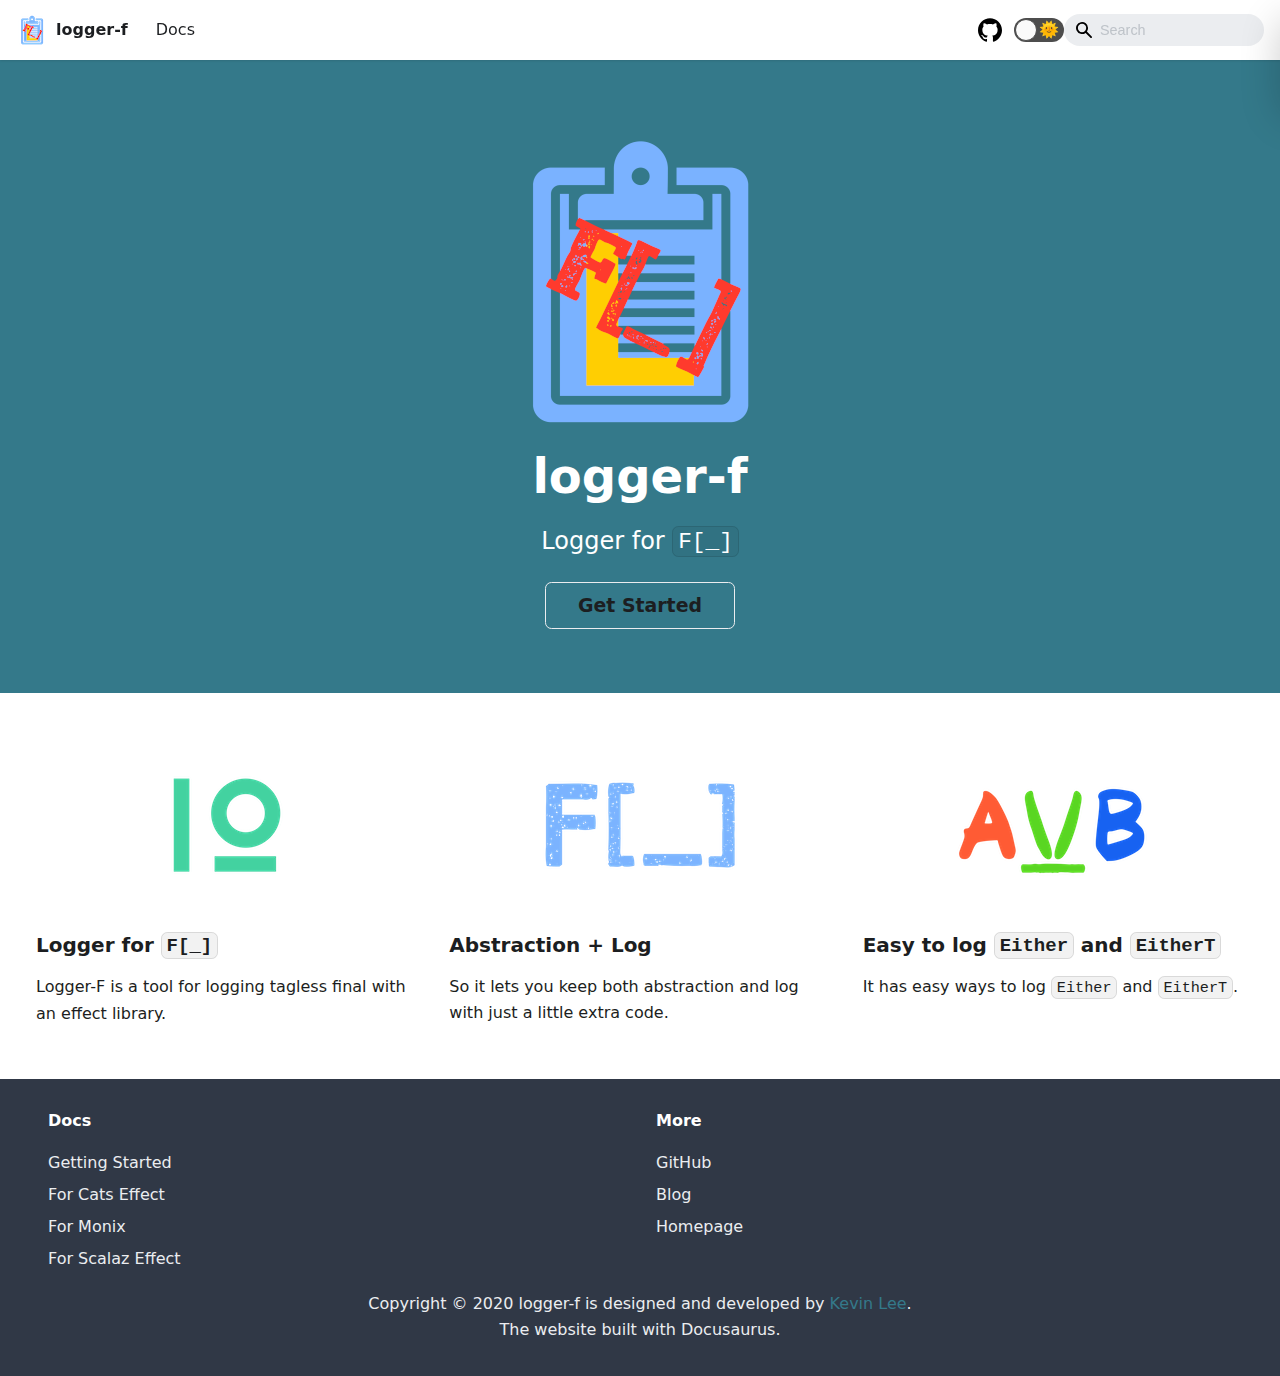
<file: index.html>
<!doctype html>
<html lang="en" dir="ltr">
<head>
<meta charset="UTF-8">
<meta name="viewport" content="width=device-width,initial-scale=1">
<meta name="generator" content="Docusaurus v2.0.0-beta.1">
<link rel="preconnect" href="https://www.google-analytics.com">
<link rel="preconnect" href="https://www.googletagmanager.com">
<script async src="https://www.googletagmanager.com/gtag/js?id=G-ZCLMKG6NRZ"></script>
<script>function gtag(){dataLayer.push(arguments)}window.dataLayer=window.dataLayer||[],gtag("js",new Date),gtag("config","G-ZCLMKG6NRZ",{})</script><title data-react-helmet="true">logger-f | logger-f</title><meta data-react-helmet="true" property="og:title" content="logger-f | logger-f"><meta data-react-helmet="true" name="description" content="Logger for F[_]"><meta data-react-helmet="true" property="og:description" content="Logger for F[_]"><meta data-react-helmet="true" property="og:url" content="https://logger-f.kevinly.dev/"><meta data-react-helmet="true" name="docusaurus_locale" content="en"><meta data-react-helmet="true" name="docusaurus_tag" content="default"><link data-react-helmet="true" rel="shortcut icon" href="/img/favicon.png"><link data-react-helmet="true" rel="canonical" href="https://logger-f.kevinly.dev/"><link data-react-helmet="true" rel="alternate" href="https://logger-f.kevinly.dev/" hreflang="en"><link data-react-helmet="true" rel="alternate" href="https://logger-f.kevinly.dev/" hreflang="x-default"><script data-react-helmet="true">function maybeInsertBanner(){window.__DOCUSAURUS_INSERT_BASEURL_BANNER&&insertBanner()}function insertBanner(){var n=document.getElementById("docusaurus-base-url-issue-banner-container");if(n){n.innerHTML='\n<div id="docusaurus-base-url-issue-banner" style="border: thick solid red; background-color: rgb(255, 230, 179); margin: 20px; padding: 20px; font-size: 20px;">\n   <p style="font-weight: bold; font-size: 30px;">Your Docusaurus site did not load properly.</p>\n   <p>A very common reason is a wrong site <a href="https://docusaurus.io/docs/docusaurus.config.js/#baseurl" style="font-weight: bold;">baseUrl configuration</a>.</p>\n   <p>Current configured baseUrl = <span style="font-weight: bold; color: red;">/</span>  (default value)</p>\n   <p>We suggest trying baseUrl = <span id="docusaurus-base-url-issue-banner-suggestion-container" style="font-weight: bold; color: green;"></span></p>\n</div>\n';var e=document.getElementById("docusaurus-base-url-issue-banner-suggestion-container"),s=window.location.pathname,r="/"===s.substr(-1)?s:s+"/";e.innerHTML=r}}window.__DOCUSAURUS_INSERT_BASEURL_BANNER=!0,document.addEventListener("DOMContentLoaded",maybeInsertBanner)</script><link rel="stylesheet" href="/assets/css/styles.d321203c.css">
<link rel="preload" href="/assets/js/runtime~main.7e0c556e.js" as="script">
<link rel="preload" href="/assets/js/main.dc3c9fbb.js" as="script">
</head>
<body>
<script>!function(){function t(t){document.documentElement.setAttribute("data-theme",t)}var e=function(){var t=null;try{t=localStorage.getItem("theme")}catch(t){}return t}();t(null!==e?e:"light")}()</script><div id="__docusaurus">
<div id="docusaurus-base-url-issue-banner-container"></div><div><a href="#main" class="skipToContent_1oUP shadow--md">Skip to main content</a></div><nav class="navbar navbar--fixed-top"><div class="navbar__inner"><div class="navbar__items"><button aria-label="Navigation bar toggle" class="navbar__toggle clean-btn" type="button" tabindex="0"><svg width="30" height="30" viewBox="0 0 30 30" aria-hidden="true"><path stroke="currentColor" stroke-linecap="round" stroke-miterlimit="10" stroke-width="2" d="M4 7h22M4 15h22M4 23h22"></path></svg></button><a class="navbar__brand" href="/"><img src="/img/logger-f-logo-32x32.png" alt="logger-f Logo" class="themedImage_1VuW themedImage--light_3UqQ navbar__logo"><img src="/img/logger-f-logo-32x32.png" alt="logger-f Logo" class="themedImage_1VuW themedImage--dark_hz6m navbar__logo"><b class="navbar__title">logger-f</b></a><a class="navbar__item navbar__link" href="/docs/">Docs</a></div><div class="navbar__items navbar__items--right"><a href="https://github.com/Kevin-Lee/logger-f" target="_blank" rel="noopener noreferrer" class="navbar__item navbar__link header-github-link" aria-label="GitHub"></a><div class="react-toggle displayOnlyInLargeViewport_GrZ2 react-toggle--disabled"><div class="react-toggle-track" role="button" tabindex="-1"><div class="react-toggle-track-check"><span class="toggle_71bT">🌜</span></div><div class="react-toggle-track-x"><span class="toggle_71bT">🌞</span></div><div class="react-toggle-thumb"></div></div><input type="checkbox" class="react-toggle-screenreader-only" aria-label="Switch between dark and light mode"></div><div class="navbar__search"><span aria-label="expand searchbar" role="button" class="search-icon" tabindex="0"></span><input type="search" id="search_input_react" placeholder="Search" aria-label="Search" class="navbar__search-input search-bar"></div></div></div><div role="presentation" class="navbar-sidebar__backdrop"></div><div class="navbar-sidebar"><div class="navbar-sidebar__brand"><a class="navbar__brand" href="/"><img src="/img/logger-f-logo-32x32.png" alt="logger-f Logo" class="themedImage_1VuW themedImage--light_3UqQ navbar__logo"><img src="/img/logger-f-logo-32x32.png" alt="logger-f Logo" class="themedImage_1VuW themedImage--dark_hz6m navbar__logo"><b class="navbar__title">logger-f</b></a></div><div class="navbar-sidebar__items"><div class="menu"><ul class="menu__list"><li class="menu__list-item"><a class="menu__link" href="/docs/">Docs</a></li><li class="menu__list-item"><a href="https://github.com/Kevin-Lee/logger-f" target="_blank" rel="noopener noreferrer" class="menu__link header-github-link" aria-label="GitHub"></a></li></ul></div></div></div></nav><div class="main-wrapper"><header class="hero hero--primary heroBanner_3P7f"><div class="container"><img src="/img//poster.png" alt="Project Logo"><h1 class="hero__title">logger-f</h1><p class="hero__subtitle"></p><div>Logger for <code>F[_]</code></div><p></p><div class="buttons_1r9m"><a class="button button--outline button--secondary button--lg" href="/docs/">Get Started</a></div></div></header><main><section class="features_3azU"><div class="container"><div class="row"><div class="col col--4"><div class="text--center"><img class="featureImage_ZtzX" src="/img/io-2-200x200.png" alt="[object Object]"></div><h3>Logger for <code>F[_]</code></h3><p>Logger-F is a tool for logging tagless final with an effect library.</p></div><div class="col col--4"><div class="text--center"><img class="featureImage_ZtzX" src="/img/f_-200x200.png" alt="[object Object]"></div><h3>Abstraction + Log</h3><p>So it lets you keep both abstraction and log with just a little extra code.</p></div><div class="col col--4"><div class="text--center"><img class="featureImage_ZtzX" src="/img/exclusive-disjunction-200x200.png" alt="[object Object]"></div><h3>Easy to log <code>Either</code> and <code>EitherT</code></h3><p>It has easy ways to log <code>Either</code> and <code>EitherT</code>.</p></div></div></div></section></main></div><footer class="footer footer--dark"><div class="container"><div class="row footer__links"><div class="col footer__col"><div class="footer__title">Docs</div><ul class="footer__items"><li class="footer__item"><a class="footer__link-item" href="/docs/">Getting Started</a></li><li class="footer__item"><a class="footer__link-item" href="/docs/cats-effect/cats-effect">For Cats Effect</a></li><li class="footer__item"><a class="footer__link-item" href="/docs/monix/monix">For Monix</a></li><li class="footer__item"><a class="footer__link-item" href="/docs/scalaz-effect/scalaz-effect">For Scalaz Effect</a></li></ul></div><div class="col footer__col"><div class="footer__title">More</div><ul class="footer__items"><li class="footer__item"><a href="https://github.com/Kevin-Lee/logger-f" target="_blank" rel="noopener noreferrer" class="footer__link-item">GitHub</a></li><li class="footer__item"><a href="https://blog.kevinlee.io" target="_blank" rel="noopener noreferrer" class="footer__link-item">Blog</a></li><li class="footer__item"><a href="https://kevinlee.io" target="_blank" rel="noopener noreferrer" class="footer__link-item">Homepage</a></li></ul></div></div><div class="footer__bottom text--center"><div class="footer__copyright">Copyright © 2020 logger-f is designed and developed by <a href="https://github.com/Kevin-Lee" target="_blank">Kevin Lee</a>.<br>The website built with Docusaurus.</div></div></div></footer></div>
<script src="/assets/js/runtime~main.7e0c556e.js"></script>
<script src="/assets/js/main.dc3c9fbb.js"></script>
</body>
</html>
</file>
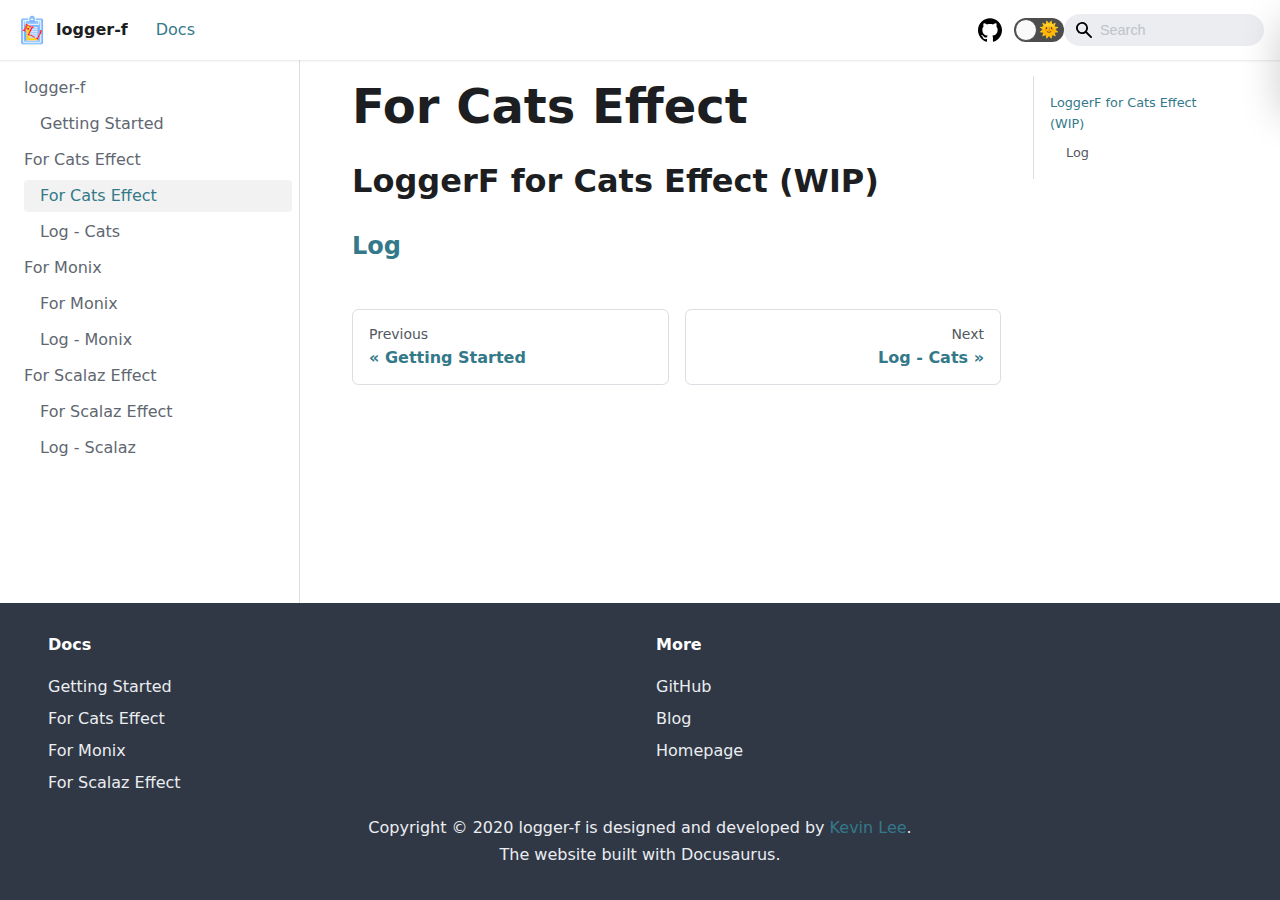
<file: docs/cats-effect/cats-effect/index.html>
<!doctype html>
<html lang="en" dir="ltr">
<head>
<meta charset="UTF-8">
<meta name="viewport" content="width=device-width,initial-scale=1">
<meta name="generator" content="Docusaurus v2.0.0-beta.1">
<link rel="preconnect" href="https://www.google-analytics.com">
<link rel="preconnect" href="https://www.googletagmanager.com">
<script async src="https://www.googletagmanager.com/gtag/js?id=G-ZCLMKG6NRZ"></script>
<script>function gtag(){dataLayer.push(arguments)}window.dataLayer=window.dataLayer||[],gtag("js",new Date),gtag("config","G-ZCLMKG6NRZ",{})</script><title data-react-helmet="true">For Cats Effect | logger-f</title><meta data-react-helmet="true" property="og:url" content="https://logger-f.kevinly.dev/docs/cats-effect/cats-effect"><meta data-react-helmet="true" name="docusaurus_locale" content="en"><meta data-react-helmet="true" name="docusaurus_version" content="current"><meta data-react-helmet="true" name="docusaurus_tag" content="docs-default-current"><meta data-react-helmet="true" property="og:title" content="For Cats Effect | logger-f"><meta data-react-helmet="true" name="description" content="LoggerF for Cats Effect (WIP)"><meta data-react-helmet="true" property="og:description" content="LoggerF for Cats Effect (WIP)"><link data-react-helmet="true" rel="shortcut icon" href="/img/favicon.png"><link data-react-helmet="true" rel="canonical" href="https://logger-f.kevinly.dev/docs/cats-effect/cats-effect"><link data-react-helmet="true" rel="alternate" href="https://logger-f.kevinly.dev/docs/cats-effect/cats-effect" hreflang="en"><link data-react-helmet="true" rel="alternate" href="https://logger-f.kevinly.dev/docs/cats-effect/cats-effect" hreflang="x-default"><link rel="stylesheet" href="/assets/css/styles.d321203c.css">
<link rel="preload" href="/assets/js/runtime~main.7e0c556e.js" as="script">
<link rel="preload" href="/assets/js/main.dc3c9fbb.js" as="script">
</head>
<body>
<script>!function(){function t(t){document.documentElement.setAttribute("data-theme",t)}var e=function(){var t=null;try{t=localStorage.getItem("theme")}catch(t){}return t}();t(null!==e?e:"light")}()</script><div id="__docusaurus">
<div><a href="#main" class="skipToContent_1oUP shadow--md">Skip to main content</a></div><nav class="navbar navbar--fixed-top"><div class="navbar__inner"><div class="navbar__items"><button aria-label="Navigation bar toggle" class="navbar__toggle clean-btn" type="button" tabindex="0"><svg width="30" height="30" viewBox="0 0 30 30" aria-hidden="true"><path stroke="currentColor" stroke-linecap="round" stroke-miterlimit="10" stroke-width="2" d="M4 7h22M4 15h22M4 23h22"></path></svg></button><a class="navbar__brand" href="/"><img src="/img/logger-f-logo-32x32.png" alt="logger-f Logo" class="themedImage_1VuW themedImage--light_3UqQ navbar__logo"><img src="/img/logger-f-logo-32x32.png" alt="logger-f Logo" class="themedImage_1VuW themedImage--dark_hz6m navbar__logo"><b class="navbar__title">logger-f</b></a><a aria-current="page" class="navbar__item navbar__link navbar__link--active" href="/docs/">Docs</a></div><div class="navbar__items navbar__items--right"><a href="https://github.com/Kevin-Lee/logger-f" target="_blank" rel="noopener noreferrer" class="navbar__item navbar__link header-github-link" aria-label="GitHub"></a><div class="react-toggle displayOnlyInLargeViewport_GrZ2 react-toggle--disabled"><div class="react-toggle-track" role="button" tabindex="-1"><div class="react-toggle-track-check"><span class="toggle_71bT">🌜</span></div><div class="react-toggle-track-x"><span class="toggle_71bT">🌞</span></div><div class="react-toggle-thumb"></div></div><input type="checkbox" class="react-toggle-screenreader-only" aria-label="Switch between dark and light mode"></div><div class="navbar__search"><span aria-label="expand searchbar" role="button" class="search-icon" tabindex="0"></span><input type="search" id="search_input_react" placeholder="Search" aria-label="Search" class="navbar__search-input search-bar"></div></div></div><div role="presentation" class="navbar-sidebar__backdrop"></div><div class="navbar-sidebar"><div class="navbar-sidebar__brand"><a class="navbar__brand" href="/"><img src="/img/logger-f-logo-32x32.png" alt="logger-f Logo" class="themedImage_1VuW themedImage--light_3UqQ navbar__logo"><img src="/img/logger-f-logo-32x32.png" alt="logger-f Logo" class="themedImage_1VuW themedImage--dark_hz6m navbar__logo"><b class="navbar__title">logger-f</b></a></div><div class="navbar-sidebar__items"><div class="menu"><ul class="menu__list"><li class="menu__list-item"><a aria-current="page" class="menu__link navbar__link--active" href="/docs/">Docs</a></li><li class="menu__list-item"><a href="https://github.com/Kevin-Lee/logger-f" target="_blank" rel="noopener noreferrer" class="menu__link header-github-link" aria-label="GitHub"></a></li></ul></div></div></div></nav><div class="main-wrapper docs-wrapper doc-page"><div class="docPage_31aa"><aside class="docSidebarContainer_3Kbt"><div class="sidebar_15mo"><nav class="menu menu--responsive thin-scrollbar menu_Bmed" aria-label="Sidebar navigation"><button aria-label="Open menu" aria-haspopup="true" class="button button--secondary button--sm menu__button" type="button"><svg class="sidebarMenuIcon_fgN0" width="24" height="24" viewBox="0 0 30 30" aria-hidden="true"><path stroke="currentColor" stroke-linecap="round" stroke-miterlimit="10" stroke-width="2" d="M4 7h22M4 15h22M4 23h22"></path></svg></button><ul class="menu__list"><li class="menu__list-item"><a class="menu__link menuLinkText_2aKo">logger-f</a><ul class="menu__list"><li class="menu__list-item"><a class="menu__link" tabindex="0" href="/docs/">Getting Started</a></li></ul></li><li class="menu__list-item"><a class="menu__link menuLinkText_2aKo">For Cats Effect</a><ul class="menu__list"><li class="menu__list-item"><a aria-current="page" class="menu__link menu__link--active active" tabindex="0" href="/docs/cats-effect/cats-effect">For Cats Effect</a></li><li class="menu__list-item"><a class="menu__link" tabindex="0" href="/docs/cats-effect/log">Log - Cats</a></li></ul></li><li class="menu__list-item"><a class="menu__link menuLinkText_2aKo">For Monix</a><ul class="menu__list"><li class="menu__list-item"><a class="menu__link" tabindex="0" href="/docs/monix/monix">For Monix</a></li><li class="menu__list-item"><a class="menu__link" tabindex="0" href="/docs/monix/log">Log - Monix</a></li></ul></li><li class="menu__list-item"><a class="menu__link menuLinkText_2aKo">For Scalaz Effect</a><ul class="menu__list"><li class="menu__list-item"><a class="menu__link" tabindex="0" href="/docs/scalaz-effect/scalaz-effect">For Scalaz Effect</a></li><li class="menu__list-item"><a class="menu__link" tabindex="0" href="/docs/scalaz-effect/log">Log - Scalaz</a></li></ul></li></ul></nav></div></aside><main class="docMainContainer_3ufF"><div class="container padding-top--md padding-bottom--lg docItemWrapper_3FMP"><div class="row"><div class="col docItemCol_3FnS"><div class="docItemContainer_33ec"><article><div class="markdown"><header><h1 class="h1Heading_27L5">For Cats Effect</h1></header><h2><a aria-hidden="true" tabindex="-1" class="anchor enhancedAnchor_2LWZ" id="loggerf-for-cats-effect-wip"></a>LoggerF for Cats Effect (WIP)<a class="hash-link" href="#loggerf-for-cats-effect-wip" title="Direct link to heading">#</a></h2><h3><a aria-hidden="true" tabindex="-1" class="anchor enhancedAnchor_2LWZ" id="log"></a><a href="/docs/cats-effect/log">Log</a><a class="hash-link" href="#log" title="Direct link to heading">#</a></h3></div></article><nav class="pagination-nav docusaurus-mt-lg" aria-label="Docs pages navigation"><div class="pagination-nav__item"><a class="pagination-nav__link" href="/docs/"><div class="pagination-nav__sublabel">Previous</div><div class="pagination-nav__label">« Getting Started</div></a></div><div class="pagination-nav__item pagination-nav__item--next"><a class="pagination-nav__link" href="/docs/cats-effect/log"><div class="pagination-nav__sublabel">Next</div><div class="pagination-nav__label">Log - Cats »</div></a></div></nav></div></div><div class="col col--3"><div class="tableOfContents_35-E thin-scrollbar"><ul class="table-of-contents table-of-contents__left-border"><li><a href="#loggerf-for-cats-effect-wip" class="table-of-contents__link">LoggerF for Cats Effect (WIP)</a><ul><li><a href="#log" class="table-of-contents__link">Log</a></li></ul></li></ul></div></div></div></div></main></div></div><footer class="footer footer--dark"><div class="container"><div class="row footer__links"><div class="col footer__col"><div class="footer__title">Docs</div><ul class="footer__items"><li class="footer__item"><a class="footer__link-item" href="/docs/">Getting Started</a></li><li class="footer__item"><a class="footer__link-item" href="/docs/cats-effect/cats-effect">For Cats Effect</a></li><li class="footer__item"><a class="footer__link-item" href="/docs/monix/monix">For Monix</a></li><li class="footer__item"><a class="footer__link-item" href="/docs/scalaz-effect/scalaz-effect">For Scalaz Effect</a></li></ul></div><div class="col footer__col"><div class="footer__title">More</div><ul class="footer__items"><li class="footer__item"><a href="https://github.com/Kevin-Lee/logger-f" target="_blank" rel="noopener noreferrer" class="footer__link-item">GitHub</a></li><li class="footer__item"><a href="https://blog.kevinlee.io" target="_blank" rel="noopener noreferrer" class="footer__link-item">Blog</a></li><li class="footer__item"><a href="https://kevinlee.io" target="_blank" rel="noopener noreferrer" class="footer__link-item">Homepage</a></li></ul></div></div><div class="footer__bottom text--center"><div class="footer__copyright">Copyright © 2020 logger-f is designed and developed by <a href="https://github.com/Kevin-Lee" target="_blank">Kevin Lee</a>.<br>The website built with Docusaurus.</div></div></div></footer></div>
<script src="/assets/js/runtime~main.7e0c556e.js"></script>
<script src="/assets/js/main.dc3c9fbb.js"></script>
</body>
</html>
</file>
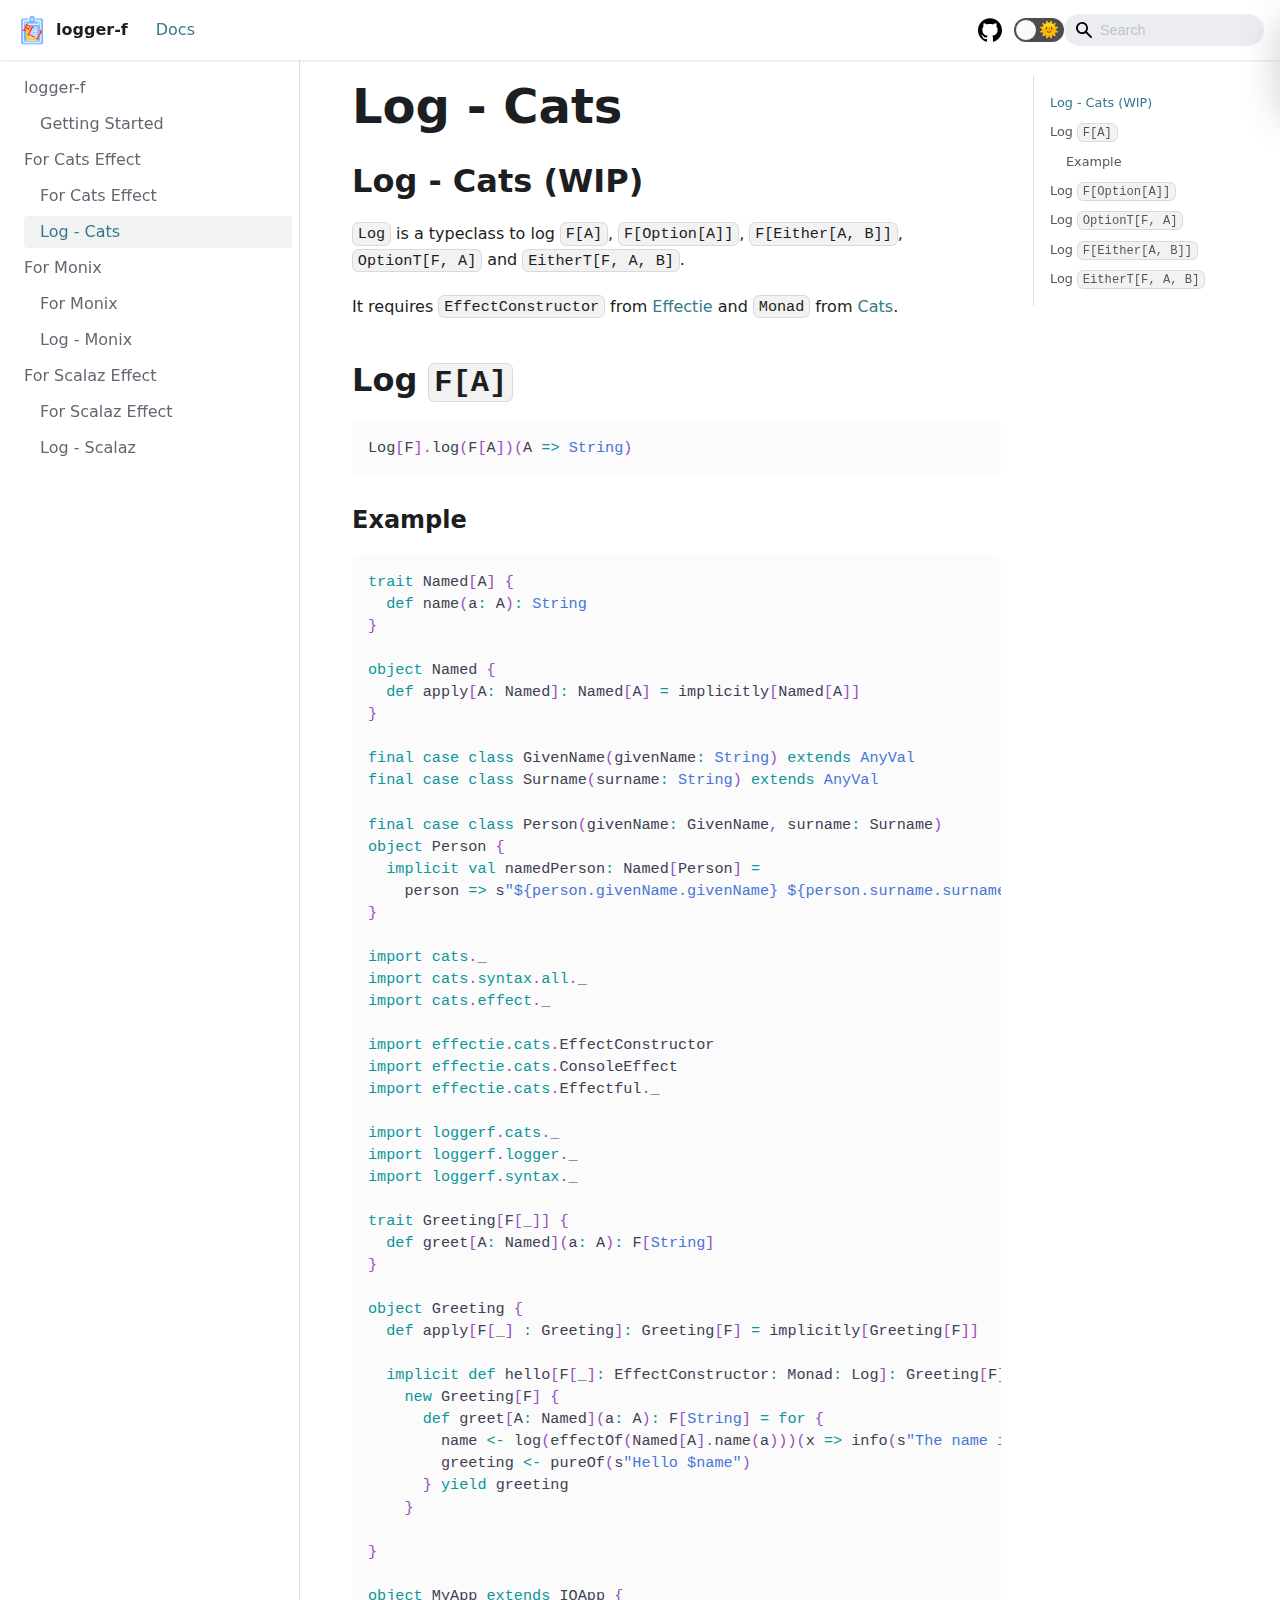
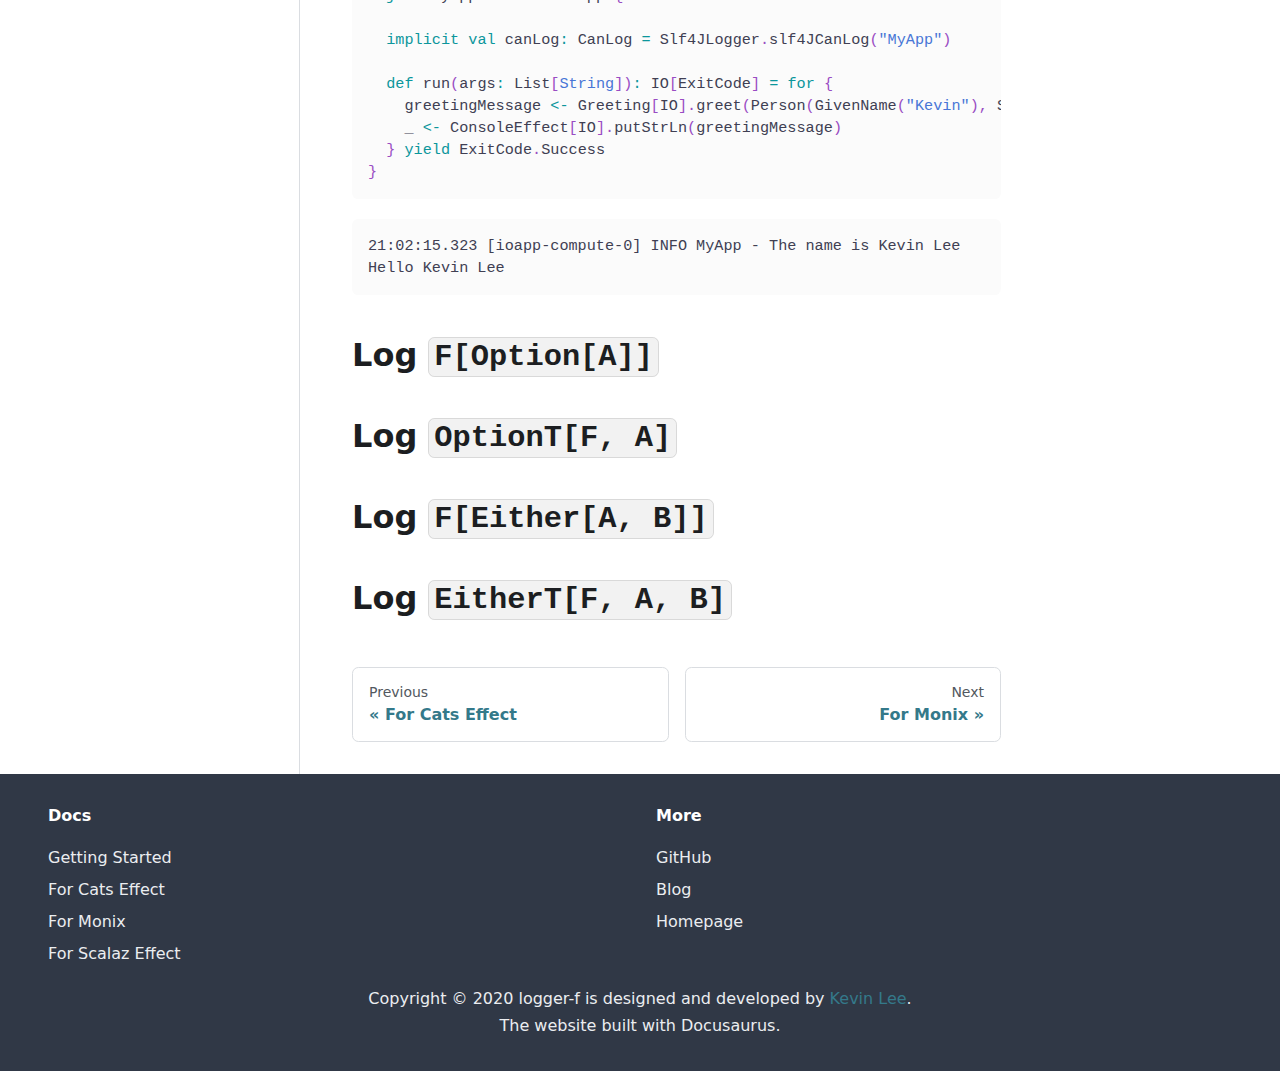
<file: docs/cats-effect/log/index.html>
<!doctype html>
<html lang="en" dir="ltr">
<head>
<meta charset="UTF-8">
<meta name="viewport" content="width=device-width,initial-scale=1">
<meta name="generator" content="Docusaurus v2.0.0-beta.1">
<link rel="preconnect" href="https://www.google-analytics.com">
<link rel="preconnect" href="https://www.googletagmanager.com">
<script async src="https://www.googletagmanager.com/gtag/js?id=G-ZCLMKG6NRZ"></script>
<script>function gtag(){dataLayer.push(arguments)}window.dataLayer=window.dataLayer||[],gtag("js",new Date),gtag("config","G-ZCLMKG6NRZ",{})</script><title data-react-helmet="true">Log - Cats | logger-f</title><meta data-react-helmet="true" property="og:url" content="https://logger-f.kevinly.dev/docs/cats-effect/log"><meta data-react-helmet="true" name="docusaurus_locale" content="en"><meta data-react-helmet="true" name="docusaurus_version" content="current"><meta data-react-helmet="true" name="docusaurus_tag" content="docs-default-current"><meta data-react-helmet="true" property="og:title" content="Log - Cats | logger-f"><meta data-react-helmet="true" name="description" content="Log - Cats (WIP)"><meta data-react-helmet="true" property="og:description" content="Log - Cats (WIP)"><link data-react-helmet="true" rel="shortcut icon" href="/img/favicon.png"><link data-react-helmet="true" rel="canonical" href="https://logger-f.kevinly.dev/docs/cats-effect/log"><link data-react-helmet="true" rel="alternate" href="https://logger-f.kevinly.dev/docs/cats-effect/log" hreflang="en"><link data-react-helmet="true" rel="alternate" href="https://logger-f.kevinly.dev/docs/cats-effect/log" hreflang="x-default"><link rel="stylesheet" href="/assets/css/styles.d321203c.css">
<link rel="preload" href="/assets/js/runtime~main.7e0c556e.js" as="script">
<link rel="preload" href="/assets/js/main.dc3c9fbb.js" as="script">
</head>
<body>
<script>!function(){function t(t){document.documentElement.setAttribute("data-theme",t)}var e=function(){var t=null;try{t=localStorage.getItem("theme")}catch(t){}return t}();t(null!==e?e:"light")}()</script><div id="__docusaurus">
<div><a href="#main" class="skipToContent_1oUP shadow--md">Skip to main content</a></div><nav class="navbar navbar--fixed-top"><div class="navbar__inner"><div class="navbar__items"><button aria-label="Navigation bar toggle" class="navbar__toggle clean-btn" type="button" tabindex="0"><svg width="30" height="30" viewBox="0 0 30 30" aria-hidden="true"><path stroke="currentColor" stroke-linecap="round" stroke-miterlimit="10" stroke-width="2" d="M4 7h22M4 15h22M4 23h22"></path></svg></button><a class="navbar__brand" href="/"><img src="/img/logger-f-logo-32x32.png" alt="logger-f Logo" class="themedImage_1VuW themedImage--light_3UqQ navbar__logo"><img src="/img/logger-f-logo-32x32.png" alt="logger-f Logo" class="themedImage_1VuW themedImage--dark_hz6m navbar__logo"><b class="navbar__title">logger-f</b></a><a aria-current="page" class="navbar__item navbar__link navbar__link--active" href="/docs/">Docs</a></div><div class="navbar__items navbar__items--right"><a href="https://github.com/Kevin-Lee/logger-f" target="_blank" rel="noopener noreferrer" class="navbar__item navbar__link header-github-link" aria-label="GitHub"></a><div class="react-toggle displayOnlyInLargeViewport_GrZ2 react-toggle--disabled"><div class="react-toggle-track" role="button" tabindex="-1"><div class="react-toggle-track-check"><span class="toggle_71bT">🌜</span></div><div class="react-toggle-track-x"><span class="toggle_71bT">🌞</span></div><div class="react-toggle-thumb"></div></div><input type="checkbox" class="react-toggle-screenreader-only" aria-label="Switch between dark and light mode"></div><div class="navbar__search"><span aria-label="expand searchbar" role="button" class="search-icon" tabindex="0"></span><input type="search" id="search_input_react" placeholder="Search" aria-label="Search" class="navbar__search-input search-bar"></div></div></div><div role="presentation" class="navbar-sidebar__backdrop"></div><div class="navbar-sidebar"><div class="navbar-sidebar__brand"><a class="navbar__brand" href="/"><img src="/img/logger-f-logo-32x32.png" alt="logger-f Logo" class="themedImage_1VuW themedImage--light_3UqQ navbar__logo"><img src="/img/logger-f-logo-32x32.png" alt="logger-f Logo" class="themedImage_1VuW themedImage--dark_hz6m navbar__logo"><b class="navbar__title">logger-f</b></a></div><div class="navbar-sidebar__items"><div class="menu"><ul class="menu__list"><li class="menu__list-item"><a aria-current="page" class="menu__link navbar__link--active" href="/docs/">Docs</a></li><li class="menu__list-item"><a href="https://github.com/Kevin-Lee/logger-f" target="_blank" rel="noopener noreferrer" class="menu__link header-github-link" aria-label="GitHub"></a></li></ul></div></div></div></nav><div class="main-wrapper docs-wrapper doc-page"><div class="docPage_31aa"><aside class="docSidebarContainer_3Kbt"><div class="sidebar_15mo"><nav class="menu menu--responsive thin-scrollbar menu_Bmed" aria-label="Sidebar navigation"><button aria-label="Open menu" aria-haspopup="true" class="button button--secondary button--sm menu__button" type="button"><svg class="sidebarMenuIcon_fgN0" width="24" height="24" viewBox="0 0 30 30" aria-hidden="true"><path stroke="currentColor" stroke-linecap="round" stroke-miterlimit="10" stroke-width="2" d="M4 7h22M4 15h22M4 23h22"></path></svg></button><ul class="menu__list"><li class="menu__list-item"><a class="menu__link menuLinkText_2aKo">logger-f</a><ul class="menu__list"><li class="menu__list-item"><a class="menu__link" tabindex="0" href="/docs/">Getting Started</a></li></ul></li><li class="menu__list-item"><a class="menu__link menuLinkText_2aKo">For Cats Effect</a><ul class="menu__list"><li class="menu__list-item"><a class="menu__link" tabindex="0" href="/docs/cats-effect/cats-effect">For Cats Effect</a></li><li class="menu__list-item"><a aria-current="page" class="menu__link menu__link--active active" tabindex="0" href="/docs/cats-effect/log">Log - Cats</a></li></ul></li><li class="menu__list-item"><a class="menu__link menuLinkText_2aKo">For Monix</a><ul class="menu__list"><li class="menu__list-item"><a class="menu__link" tabindex="0" href="/docs/monix/monix">For Monix</a></li><li class="menu__list-item"><a class="menu__link" tabindex="0" href="/docs/monix/log">Log - Monix</a></li></ul></li><li class="menu__list-item"><a class="menu__link menuLinkText_2aKo">For Scalaz Effect</a><ul class="menu__list"><li class="menu__list-item"><a class="menu__link" tabindex="0" href="/docs/scalaz-effect/scalaz-effect">For Scalaz Effect</a></li><li class="menu__list-item"><a class="menu__link" tabindex="0" href="/docs/scalaz-effect/log">Log - Scalaz</a></li></ul></li></ul></nav></div></aside><main class="docMainContainer_3ufF"><div class="container padding-top--md padding-bottom--lg docItemWrapper_3FMP"><div class="row"><div class="col docItemCol_3FnS"><div class="docItemContainer_33ec"><article><div class="markdown"><header><h1 class="h1Heading_27L5">Log - Cats</h1></header><h2><a aria-hidden="true" tabindex="-1" class="anchor enhancedAnchor_2LWZ" id="log---cats-wip"></a>Log - Cats (WIP)<a class="hash-link" href="#log---cats-wip" title="Direct link to heading">#</a></h2><p><code>Log</code> is a typeclass to log <code>F[A]</code>, <code>F[Option[A]]</code>, <code>F[Either[A, B]]</code>, <code>OptionT[F, A]</code> and <code>EitherT[F, A, B]</code>.</p><p>It requires <code>EffectConstructor</code> from <a href="https://kevin-lee.github.io/effectie" target="_blank" rel="noopener noreferrer">Effectie</a> and <code>Monad</code> from <a href="https://typelevel.org/cats" target="_blank" rel="noopener noreferrer">Cats</a>.</p><h2><a aria-hidden="true" tabindex="-1" class="anchor enhancedAnchor_2LWZ" id="log-fa"></a>Log <code>F[A]</code><a class="hash-link" href="#log-fa" title="Direct link to heading">#</a></h2><div class="codeBlockContainer_K1bP"><div class="codeBlockContent_hGly scala"><pre tabindex="0" class="prism-code language-scala codeBlock_23N8 thin-scrollbar" style="color:#403f53;background-color:#FBFBFB"><code class="codeBlockLines_39YC"><span class="token-line" style="color:#403f53"><span class="token plain">Log[F].log(F[A])(A =&gt; String)</span></span></code></pre><button type="button" aria-label="Copy code to clipboard" class="copyButton_Ue-o clean-btn">Copy</button></div></div><h3><a aria-hidden="true" tabindex="-1" class="anchor enhancedAnchor_2LWZ" id="example"></a>Example<a class="hash-link" href="#example" title="Direct link to heading">#</a></h3><div class="codeBlockContainer_K1bP"><div class="codeBlockContent_hGly scala"><pre tabindex="0" class="prism-code language-scala codeBlock_23N8 thin-scrollbar" style="color:#403f53;background-color:#FBFBFB"><code class="codeBlockLines_39YC"><span class="token-line" style="color:#403f53"><span class="token plain">trait Named[A] {</span></span><span class="token-line" style="color:#403f53"><span class="token plain">  def name(a: A): String</span></span><span class="token-line" style="color:#403f53"><span class="token plain">}</span></span><span class="token-line" style="color:#403f53"><span class="token plain" style="display:inline-block">
</span></span><span class="token-line" style="color:#403f53"><span class="token plain">object Named {</span></span><span class="token-line" style="color:#403f53"><span class="token plain">  def apply[A: Named]: Named[A] = implicitly[Named[A]]</span></span><span class="token-line" style="color:#403f53"><span class="token plain">}</span></span><span class="token-line" style="color:#403f53"><span class="token plain" style="display:inline-block">
</span></span><span class="token-line" style="color:#403f53"><span class="token plain">final case class GivenName(givenName: String) extends AnyVal</span></span><span class="token-line" style="color:#403f53"><span class="token plain">final case class Surname(surname: String) extends AnyVal</span></span><span class="token-line" style="color:#403f53"><span class="token plain" style="display:inline-block">
</span></span><span class="token-line" style="color:#403f53"><span class="token plain">final case class Person(givenName: GivenName, surname: Surname)</span></span><span class="token-line" style="color:#403f53"><span class="token plain">object Person {</span></span><span class="token-line" style="color:#403f53"><span class="token plain">  implicit val namedPerson: Named[Person] =</span></span><span class="token-line" style="color:#403f53"><span class="token plain">    person =&gt; s&quot;${person.givenName.givenName} ${person.surname.surname}&quot;</span></span><span class="token-line" style="color:#403f53"><span class="token plain">}</span></span><span class="token-line" style="color:#403f53"><span class="token plain" style="display:inline-block">
</span></span><span class="token-line" style="color:#403f53"><span class="token plain">import cats._</span></span><span class="token-line" style="color:#403f53"><span class="token plain">import cats.syntax.all._</span></span><span class="token-line" style="color:#403f53"><span class="token plain">import cats.effect._</span></span><span class="token-line" style="color:#403f53"><span class="token plain" style="display:inline-block">
</span></span><span class="token-line" style="color:#403f53"><span class="token plain">import effectie.cats.EffectConstructor</span></span><span class="token-line" style="color:#403f53"><span class="token plain">import effectie.cats.ConsoleEffect</span></span><span class="token-line" style="color:#403f53"><span class="token plain">import effectie.cats.Effectful._</span></span><span class="token-line" style="color:#403f53"><span class="token plain" style="display:inline-block">
</span></span><span class="token-line" style="color:#403f53"><span class="token plain">import loggerf.cats._</span></span><span class="token-line" style="color:#403f53"><span class="token plain">import loggerf.logger._</span></span><span class="token-line" style="color:#403f53"><span class="token plain">import loggerf.syntax._</span></span><span class="token-line" style="color:#403f53"><span class="token plain" style="display:inline-block">
</span></span><span class="token-line" style="color:#403f53"><span class="token plain">trait Greeting[F[_]] {</span></span><span class="token-line" style="color:#403f53"><span class="token plain">  def greet[A: Named](a: A): F[String]</span></span><span class="token-line" style="color:#403f53"><span class="token plain">}</span></span><span class="token-line" style="color:#403f53"><span class="token plain" style="display:inline-block">
</span></span><span class="token-line" style="color:#403f53"><span class="token plain">object Greeting {</span></span><span class="token-line" style="color:#403f53"><span class="token plain">  def apply[F[_] : Greeting]: Greeting[F] = implicitly[Greeting[F]]</span></span><span class="token-line" style="color:#403f53"><span class="token plain" style="display:inline-block">
</span></span><span class="token-line" style="color:#403f53"><span class="token plain">  implicit def hello[F[_]: EffectConstructor: Monad: Log]: Greeting[F] =</span></span><span class="token-line" style="color:#403f53"><span class="token plain">    new Greeting[F] {</span></span><span class="token-line" style="color:#403f53"><span class="token plain">      def greet[A: Named](a: A): F[String] = for {</span></span><span class="token-line" style="color:#403f53"><span class="token plain">        name &lt;- log(effectOf(Named[A].name(a)))(x =&gt; info(s&quot;The name is $x&quot;))</span></span><span class="token-line" style="color:#403f53"><span class="token plain">        greeting &lt;- pureOf(s&quot;Hello $name&quot;)</span></span><span class="token-line" style="color:#403f53"><span class="token plain">      } yield greeting</span></span><span class="token-line" style="color:#403f53"><span class="token plain">    }</span></span><span class="token-line" style="color:#403f53"><span class="token plain" style="display:inline-block">
</span></span><span class="token-line" style="color:#403f53"><span class="token plain">}</span></span><span class="token-line" style="color:#403f53"><span class="token plain" style="display:inline-block">
</span></span><span class="token-line" style="color:#403f53"><span class="token plain">object MyApp extends IOApp {</span></span><span class="token-line" style="color:#403f53"><span class="token plain" style="display:inline-block">
</span></span><span class="token-line" style="color:#403f53"><span class="token plain">  implicit val canLog: CanLog = Slf4JLogger.slf4JCanLog(&quot;MyApp&quot;)</span></span><span class="token-line" style="color:#403f53"><span class="token plain" style="display:inline-block">
</span></span><span class="token-line" style="color:#403f53"><span class="token plain">  def run(args: List[String]): IO[ExitCode] = for {</span></span><span class="token-line" style="color:#403f53"><span class="token plain">    greetingMessage &lt;- Greeting[IO].greet(Person(GivenName(&quot;Kevin&quot;), Surname(&quot;Lee&quot;)))</span></span><span class="token-line" style="color:#403f53"><span class="token plain">    _ &lt;- ConsoleEffect[IO].putStrLn(greetingMessage)</span></span><span class="token-line" style="color:#403f53"><span class="token plain">  } yield ExitCode.Success</span></span><span class="token-line" style="color:#403f53"><span class="token plain">}</span></span></code></pre><button type="button" aria-label="Copy code to clipboard" class="copyButton_Ue-o clean-btn">Copy</button></div></div><div class="codeBlockContainer_K1bP"><div class="codeBlockContent_hGly"><pre tabindex="0" class="prism-code language-undefined codeBlock_23N8 thin-scrollbar" style="color:#403f53;background-color:#FBFBFB"><code class="codeBlockLines_39YC"><span class="token-line" style="color:#403f53"><span class="token plain">21:02:15.323 [ioapp-compute-0] INFO MyApp - The name is Kevin Lee</span></span><span class="token-line" style="color:#403f53"><span class="token plain">Hello Kevin Lee</span></span></code></pre><button type="button" aria-label="Copy code to clipboard" class="copyButton_Ue-o clean-btn">Copy</button></div></div><h2><a aria-hidden="true" tabindex="-1" class="anchor enhancedAnchor_2LWZ" id="log-foptiona"></a>Log <code>F[Option[A]]</code><a class="hash-link" href="#log-foptiona" title="Direct link to heading">#</a></h2><h2><a aria-hidden="true" tabindex="-1" class="anchor enhancedAnchor_2LWZ" id="log-optiontf-a"></a>Log <code>OptionT[F, A]</code><a class="hash-link" href="#log-optiontf-a" title="Direct link to heading">#</a></h2><h2><a aria-hidden="true" tabindex="-1" class="anchor enhancedAnchor_2LWZ" id="log-feithera-b"></a>Log <code>F[Either[A, B]]</code><a class="hash-link" href="#log-feithera-b" title="Direct link to heading">#</a></h2><h2><a aria-hidden="true" tabindex="-1" class="anchor enhancedAnchor_2LWZ" id="log-eithertf-a-b"></a>Log <code>EitherT[F, A, B]</code><a class="hash-link" href="#log-eithertf-a-b" title="Direct link to heading">#</a></h2></div></article><nav class="pagination-nav docusaurus-mt-lg" aria-label="Docs pages navigation"><div class="pagination-nav__item"><a class="pagination-nav__link" href="/docs/cats-effect/cats-effect"><div class="pagination-nav__sublabel">Previous</div><div class="pagination-nav__label">« For Cats Effect</div></a></div><div class="pagination-nav__item pagination-nav__item--next"><a class="pagination-nav__link" href="/docs/monix/monix"><div class="pagination-nav__sublabel">Next</div><div class="pagination-nav__label">For Monix »</div></a></div></nav></div></div><div class="col col--3"><div class="tableOfContents_35-E thin-scrollbar"><ul class="table-of-contents table-of-contents__left-border"><li><a href="#log---cats-wip" class="table-of-contents__link">Log - Cats (WIP)</a></li><li><a href="#log-fa" class="table-of-contents__link">Log <code>F[A]</code></a><ul><li><a href="#example" class="table-of-contents__link">Example</a></li></ul></li><li><a href="#log-foptiona" class="table-of-contents__link">Log <code>F[Option[A]]</code></a></li><li><a href="#log-optiontf-a" class="table-of-contents__link">Log <code>OptionT[F, A]</code></a></li><li><a href="#log-feithera-b" class="table-of-contents__link">Log <code>F[Either[A, B]]</code></a></li><li><a href="#log-eithertf-a-b" class="table-of-contents__link">Log <code>EitherT[F, A, B]</code></a></li></ul></div></div></div></div></main></div></div><footer class="footer footer--dark"><div class="container"><div class="row footer__links"><div class="col footer__col"><div class="footer__title">Docs</div><ul class="footer__items"><li class="footer__item"><a class="footer__link-item" href="/docs/">Getting Started</a></li><li class="footer__item"><a class="footer__link-item" href="/docs/cats-effect/cats-effect">For Cats Effect</a></li><li class="footer__item"><a class="footer__link-item" href="/docs/monix/monix">For Monix</a></li><li class="footer__item"><a class="footer__link-item" href="/docs/scalaz-effect/scalaz-effect">For Scalaz Effect</a></li></ul></div><div class="col footer__col"><div class="footer__title">More</div><ul class="footer__items"><li class="footer__item"><a href="https://github.com/Kevin-Lee/logger-f" target="_blank" rel="noopener noreferrer" class="footer__link-item">GitHub</a></li><li class="footer__item"><a href="https://blog.kevinlee.io" target="_blank" rel="noopener noreferrer" class="footer__link-item">Blog</a></li><li class="footer__item"><a href="https://kevinlee.io" target="_blank" rel="noopener noreferrer" class="footer__link-item">Homepage</a></li></ul></div></div><div class="footer__bottom text--center"><div class="footer__copyright">Copyright © 2020 logger-f is designed and developed by <a href="https://github.com/Kevin-Lee" target="_blank">Kevin Lee</a>.<br>The website built with Docusaurus.</div></div></div></footer></div>
<script src="/assets/js/runtime~main.7e0c556e.js"></script>
<script src="/assets/js/main.dc3c9fbb.js"></script>
</body>
</html>
</file>
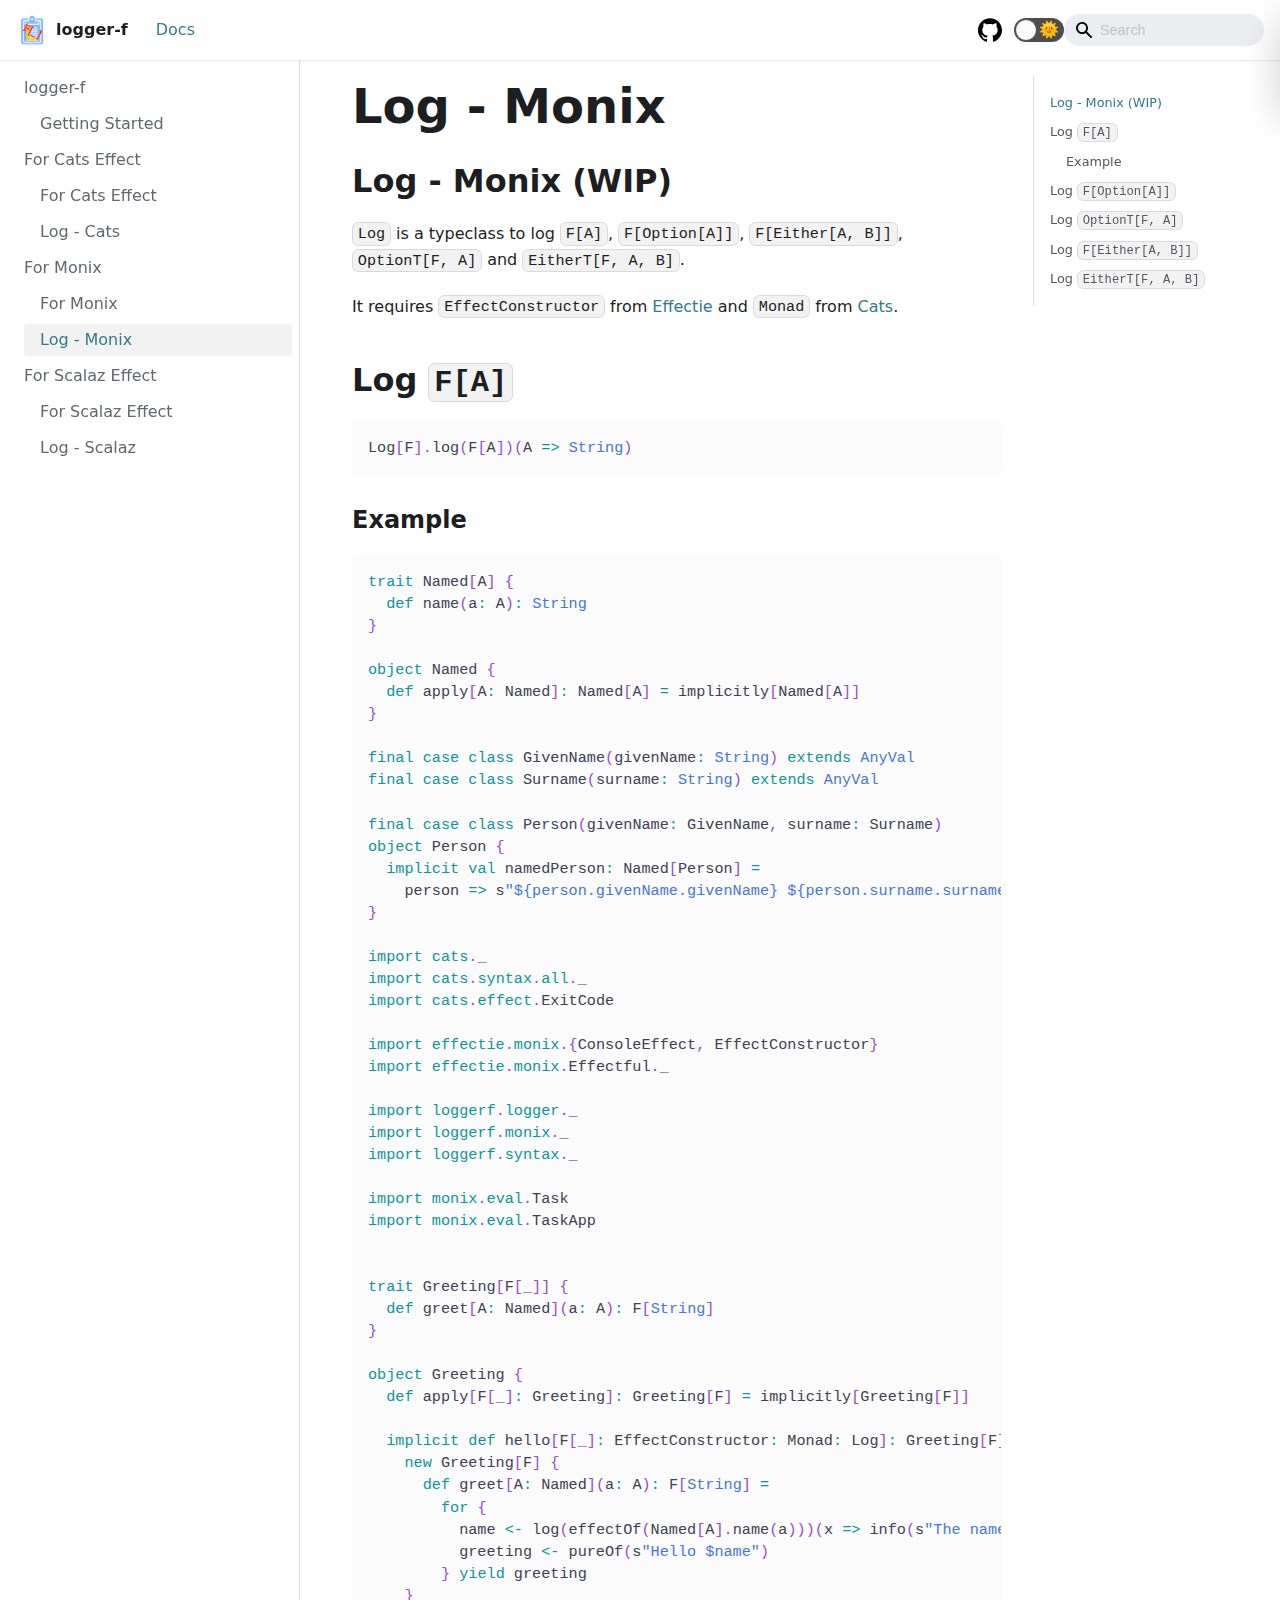
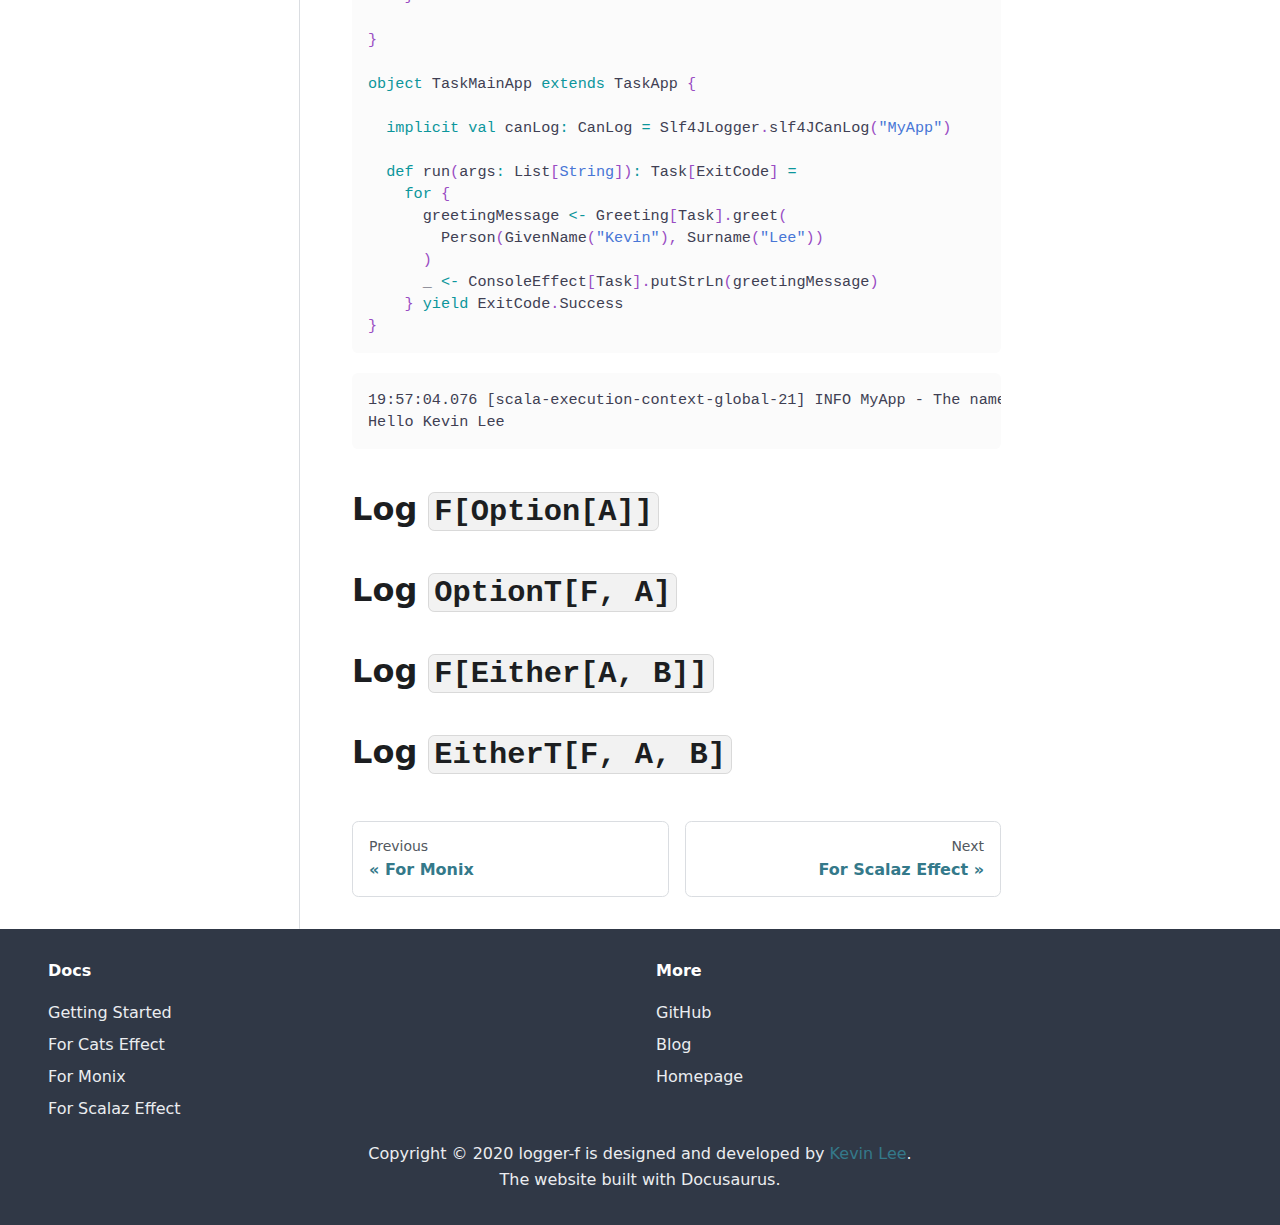
<file: docs/monix/log/index.html>
<!doctype html>
<html lang="en" dir="ltr">
<head>
<meta charset="UTF-8">
<meta name="viewport" content="width=device-width,initial-scale=1">
<meta name="generator" content="Docusaurus v2.0.0-beta.1">
<link rel="preconnect" href="https://www.google-analytics.com">
<link rel="preconnect" href="https://www.googletagmanager.com">
<script async src="https://www.googletagmanager.com/gtag/js?id=G-ZCLMKG6NRZ"></script>
<script>function gtag(){dataLayer.push(arguments)}window.dataLayer=window.dataLayer||[],gtag("js",new Date),gtag("config","G-ZCLMKG6NRZ",{})</script><title data-react-helmet="true">Log - Monix | logger-f</title><meta data-react-helmet="true" property="og:url" content="https://logger-f.kevinly.dev/docs/monix/log"><meta data-react-helmet="true" name="docusaurus_locale" content="en"><meta data-react-helmet="true" name="docusaurus_version" content="current"><meta data-react-helmet="true" name="docusaurus_tag" content="docs-default-current"><meta data-react-helmet="true" property="og:title" content="Log - Monix | logger-f"><meta data-react-helmet="true" name="description" content="Log - Monix (WIP)"><meta data-react-helmet="true" property="og:description" content="Log - Monix (WIP)"><link data-react-helmet="true" rel="shortcut icon" href="/img/favicon.png"><link data-react-helmet="true" rel="canonical" href="https://logger-f.kevinly.dev/docs/monix/log"><link data-react-helmet="true" rel="alternate" href="https://logger-f.kevinly.dev/docs/monix/log" hreflang="en"><link data-react-helmet="true" rel="alternate" href="https://logger-f.kevinly.dev/docs/monix/log" hreflang="x-default"><link rel="stylesheet" href="/assets/css/styles.d321203c.css">
<link rel="preload" href="/assets/js/runtime~main.7e0c556e.js" as="script">
<link rel="preload" href="/assets/js/main.dc3c9fbb.js" as="script">
</head>
<body>
<script>!function(){function t(t){document.documentElement.setAttribute("data-theme",t)}var e=function(){var t=null;try{t=localStorage.getItem("theme")}catch(t){}return t}();t(null!==e?e:"light")}()</script><div id="__docusaurus">
<div><a href="#main" class="skipToContent_1oUP shadow--md">Skip to main content</a></div><nav class="navbar navbar--fixed-top"><div class="navbar__inner"><div class="navbar__items"><button aria-label="Navigation bar toggle" class="navbar__toggle clean-btn" type="button" tabindex="0"><svg width="30" height="30" viewBox="0 0 30 30" aria-hidden="true"><path stroke="currentColor" stroke-linecap="round" stroke-miterlimit="10" stroke-width="2" d="M4 7h22M4 15h22M4 23h22"></path></svg></button><a class="navbar__brand" href="/"><img src="/img/logger-f-logo-32x32.png" alt="logger-f Logo" class="themedImage_1VuW themedImage--light_3UqQ navbar__logo"><img src="/img/logger-f-logo-32x32.png" alt="logger-f Logo" class="themedImage_1VuW themedImage--dark_hz6m navbar__logo"><b class="navbar__title">logger-f</b></a><a aria-current="page" class="navbar__item navbar__link navbar__link--active" href="/docs/">Docs</a></div><div class="navbar__items navbar__items--right"><a href="https://github.com/Kevin-Lee/logger-f" target="_blank" rel="noopener noreferrer" class="navbar__item navbar__link header-github-link" aria-label="GitHub"></a><div class="react-toggle displayOnlyInLargeViewport_GrZ2 react-toggle--disabled"><div class="react-toggle-track" role="button" tabindex="-1"><div class="react-toggle-track-check"><span class="toggle_71bT">🌜</span></div><div class="react-toggle-track-x"><span class="toggle_71bT">🌞</span></div><div class="react-toggle-thumb"></div></div><input type="checkbox" class="react-toggle-screenreader-only" aria-label="Switch between dark and light mode"></div><div class="navbar__search"><span aria-label="expand searchbar" role="button" class="search-icon" tabindex="0"></span><input type="search" id="search_input_react" placeholder="Search" aria-label="Search" class="navbar__search-input search-bar"></div></div></div><div role="presentation" class="navbar-sidebar__backdrop"></div><div class="navbar-sidebar"><div class="navbar-sidebar__brand"><a class="navbar__brand" href="/"><img src="/img/logger-f-logo-32x32.png" alt="logger-f Logo" class="themedImage_1VuW themedImage--light_3UqQ navbar__logo"><img src="/img/logger-f-logo-32x32.png" alt="logger-f Logo" class="themedImage_1VuW themedImage--dark_hz6m navbar__logo"><b class="navbar__title">logger-f</b></a></div><div class="navbar-sidebar__items"><div class="menu"><ul class="menu__list"><li class="menu__list-item"><a aria-current="page" class="menu__link navbar__link--active" href="/docs/">Docs</a></li><li class="menu__list-item"><a href="https://github.com/Kevin-Lee/logger-f" target="_blank" rel="noopener noreferrer" class="menu__link header-github-link" aria-label="GitHub"></a></li></ul></div></div></div></nav><div class="main-wrapper docs-wrapper doc-page"><div class="docPage_31aa"><aside class="docSidebarContainer_3Kbt"><div class="sidebar_15mo"><nav class="menu menu--responsive thin-scrollbar menu_Bmed" aria-label="Sidebar navigation"><button aria-label="Open menu" aria-haspopup="true" class="button button--secondary button--sm menu__button" type="button"><svg class="sidebarMenuIcon_fgN0" width="24" height="24" viewBox="0 0 30 30" aria-hidden="true"><path stroke="currentColor" stroke-linecap="round" stroke-miterlimit="10" stroke-width="2" d="M4 7h22M4 15h22M4 23h22"></path></svg></button><ul class="menu__list"><li class="menu__list-item"><a class="menu__link menuLinkText_2aKo">logger-f</a><ul class="menu__list"><li class="menu__list-item"><a class="menu__link" tabindex="0" href="/docs/">Getting Started</a></li></ul></li><li class="menu__list-item"><a class="menu__link menuLinkText_2aKo">For Cats Effect</a><ul class="menu__list"><li class="menu__list-item"><a class="menu__link" tabindex="0" href="/docs/cats-effect/cats-effect">For Cats Effect</a></li><li class="menu__list-item"><a class="menu__link" tabindex="0" href="/docs/cats-effect/log">Log - Cats</a></li></ul></li><li class="menu__list-item"><a class="menu__link menuLinkText_2aKo">For Monix</a><ul class="menu__list"><li class="menu__list-item"><a class="menu__link" tabindex="0" href="/docs/monix/monix">For Monix</a></li><li class="menu__list-item"><a aria-current="page" class="menu__link menu__link--active active" tabindex="0" href="/docs/monix/log">Log - Monix</a></li></ul></li><li class="menu__list-item"><a class="menu__link menuLinkText_2aKo">For Scalaz Effect</a><ul class="menu__list"><li class="menu__list-item"><a class="menu__link" tabindex="0" href="/docs/scalaz-effect/scalaz-effect">For Scalaz Effect</a></li><li class="menu__list-item"><a class="menu__link" tabindex="0" href="/docs/scalaz-effect/log">Log - Scalaz</a></li></ul></li></ul></nav></div></aside><main class="docMainContainer_3ufF"><div class="container padding-top--md padding-bottom--lg docItemWrapper_3FMP"><div class="row"><div class="col docItemCol_3FnS"><div class="docItemContainer_33ec"><article><div class="markdown"><header><h1 class="h1Heading_27L5">Log - Monix</h1></header><h2><a aria-hidden="true" tabindex="-1" class="anchor enhancedAnchor_2LWZ" id="log---monix-wip"></a>Log - Monix (WIP)<a class="hash-link" href="#log---monix-wip" title="Direct link to heading">#</a></h2><p><code>Log</code> is a typeclass to log <code>F[A]</code>, <code>F[Option[A]]</code>, <code>F[Either[A, B]]</code>, <code>OptionT[F, A]</code> and <code>EitherT[F, A, B]</code>.</p><p>It requires <code>EffectConstructor</code> from <a href="https://kevin-lee.github.io/effectie" target="_blank" rel="noopener noreferrer">Effectie</a> and <code>Monad</code> from <a href="https://typelevel.org/cats" target="_blank" rel="noopener noreferrer">Cats</a>.</p><h2><a aria-hidden="true" tabindex="-1" class="anchor enhancedAnchor_2LWZ" id="log-fa"></a>Log <code>F[A]</code><a class="hash-link" href="#log-fa" title="Direct link to heading">#</a></h2><div class="codeBlockContainer_K1bP"><div class="codeBlockContent_hGly scala"><pre tabindex="0" class="prism-code language-scala codeBlock_23N8 thin-scrollbar" style="color:#403f53;background-color:#FBFBFB"><code class="codeBlockLines_39YC"><span class="token-line" style="color:#403f53"><span class="token plain">Log[F].log(F[A])(A =&gt; String)</span></span></code></pre><button type="button" aria-label="Copy code to clipboard" class="copyButton_Ue-o clean-btn">Copy</button></div></div><h3><a aria-hidden="true" tabindex="-1" class="anchor enhancedAnchor_2LWZ" id="example"></a>Example<a class="hash-link" href="#example" title="Direct link to heading">#</a></h3><div class="codeBlockContainer_K1bP"><div class="codeBlockContent_hGly scala"><pre tabindex="0" class="prism-code language-scala codeBlock_23N8 thin-scrollbar" style="color:#403f53;background-color:#FBFBFB"><code class="codeBlockLines_39YC"><span class="token-line" style="color:#403f53"><span class="token plain">trait Named[A] {</span></span><span class="token-line" style="color:#403f53"><span class="token plain">  def name(a: A): String</span></span><span class="token-line" style="color:#403f53"><span class="token plain">}</span></span><span class="token-line" style="color:#403f53"><span class="token plain" style="display:inline-block">
</span></span><span class="token-line" style="color:#403f53"><span class="token plain">object Named {</span></span><span class="token-line" style="color:#403f53"><span class="token plain">  def apply[A: Named]: Named[A] = implicitly[Named[A]]</span></span><span class="token-line" style="color:#403f53"><span class="token plain">}</span></span><span class="token-line" style="color:#403f53"><span class="token plain" style="display:inline-block">
</span></span><span class="token-line" style="color:#403f53"><span class="token plain">final case class GivenName(givenName: String) extends AnyVal</span></span><span class="token-line" style="color:#403f53"><span class="token plain">final case class Surname(surname: String) extends AnyVal</span></span><span class="token-line" style="color:#403f53"><span class="token plain" style="display:inline-block">
</span></span><span class="token-line" style="color:#403f53"><span class="token plain">final case class Person(givenName: GivenName, surname: Surname)</span></span><span class="token-line" style="color:#403f53"><span class="token plain">object Person {</span></span><span class="token-line" style="color:#403f53"><span class="token plain">  implicit val namedPerson: Named[Person] =</span></span><span class="token-line" style="color:#403f53"><span class="token plain">    person =&gt; s&quot;${person.givenName.givenName} ${person.surname.surname}&quot;</span></span><span class="token-line" style="color:#403f53"><span class="token plain">}</span></span><span class="token-line" style="color:#403f53"><span class="token plain" style="display:inline-block">
</span></span><span class="token-line" style="color:#403f53"><span class="token plain">import cats._</span></span><span class="token-line" style="color:#403f53"><span class="token plain">import cats.syntax.all._</span></span><span class="token-line" style="color:#403f53"><span class="token plain">import cats.effect.ExitCode</span></span><span class="token-line" style="color:#403f53"><span class="token plain" style="display:inline-block">
</span></span><span class="token-line" style="color:#403f53"><span class="token plain">import effectie.monix.{ConsoleEffect, EffectConstructor}</span></span><span class="token-line" style="color:#403f53"><span class="token plain">import effectie.monix.Effectful._</span></span><span class="token-line" style="color:#403f53"><span class="token plain" style="display:inline-block">
</span></span><span class="token-line" style="color:#403f53"><span class="token plain">import loggerf.logger._</span></span><span class="token-line" style="color:#403f53"><span class="token plain">import loggerf.monix._</span></span><span class="token-line" style="color:#403f53"><span class="token plain">import loggerf.syntax._</span></span><span class="token-line" style="color:#403f53"><span class="token plain" style="display:inline-block">
</span></span><span class="token-line" style="color:#403f53"><span class="token plain">import monix.eval.Task</span></span><span class="token-line" style="color:#403f53"><span class="token plain">import monix.eval.TaskApp</span></span><span class="token-line" style="color:#403f53"><span class="token plain" style="display:inline-block">
</span></span><span class="token-line" style="color:#403f53"><span class="token plain" style="display:inline-block">
</span></span><span class="token-line" style="color:#403f53"><span class="token plain">trait Greeting[F[_]] {</span></span><span class="token-line" style="color:#403f53"><span class="token plain">  def greet[A: Named](a: A): F[String]</span></span><span class="token-line" style="color:#403f53"><span class="token plain">}</span></span><span class="token-line" style="color:#403f53"><span class="token plain" style="display:inline-block">
</span></span><span class="token-line" style="color:#403f53"><span class="token plain">object Greeting {</span></span><span class="token-line" style="color:#403f53"><span class="token plain">  def apply[F[_]: Greeting]: Greeting[F] = implicitly[Greeting[F]]</span></span><span class="token-line" style="color:#403f53"><span class="token plain" style="display:inline-block">
</span></span><span class="token-line" style="color:#403f53"><span class="token plain">  implicit def hello[F[_]: EffectConstructor: Monad: Log]: Greeting[F] =</span></span><span class="token-line" style="color:#403f53"><span class="token plain">    new Greeting[F] {</span></span><span class="token-line" style="color:#403f53"><span class="token plain">      def greet[A: Named](a: A): F[String] =</span></span><span class="token-line" style="color:#403f53"><span class="token plain">        for {</span></span><span class="token-line" style="color:#403f53"><span class="token plain">          name &lt;- log(effectOf(Named[A].name(a)))(x =&gt; info(s&quot;The name is $x&quot;))</span></span><span class="token-line" style="color:#403f53"><span class="token plain">          greeting &lt;- pureOf(s&quot;Hello $name&quot;)</span></span><span class="token-line" style="color:#403f53"><span class="token plain">        } yield greeting</span></span><span class="token-line" style="color:#403f53"><span class="token plain">    }</span></span><span class="token-line" style="color:#403f53"><span class="token plain" style="display:inline-block">
</span></span><span class="token-line" style="color:#403f53"><span class="token plain">}</span></span><span class="token-line" style="color:#403f53"><span class="token plain" style="display:inline-block">
</span></span><span class="token-line" style="color:#403f53"><span class="token plain">object TaskMainApp extends TaskApp {</span></span><span class="token-line" style="color:#403f53"><span class="token plain" style="display:inline-block">
</span></span><span class="token-line" style="color:#403f53"><span class="token plain">  implicit val canLog: CanLog = Slf4JLogger.slf4JCanLog(&quot;MyApp&quot;)</span></span><span class="token-line" style="color:#403f53"><span class="token plain" style="display:inline-block">
</span></span><span class="token-line" style="color:#403f53"><span class="token plain">  def run(args: List[String]): Task[ExitCode] =</span></span><span class="token-line" style="color:#403f53"><span class="token plain">    for {</span></span><span class="token-line" style="color:#403f53"><span class="token plain">      greetingMessage &lt;- Greeting[Task].greet(</span></span><span class="token-line" style="color:#403f53"><span class="token plain">        Person(GivenName(&quot;Kevin&quot;), Surname(&quot;Lee&quot;))</span></span><span class="token-line" style="color:#403f53"><span class="token plain">      )</span></span><span class="token-line" style="color:#403f53"><span class="token plain">      _ &lt;- ConsoleEffect[Task].putStrLn(greetingMessage)</span></span><span class="token-line" style="color:#403f53"><span class="token plain">    } yield ExitCode.Success</span></span><span class="token-line" style="color:#403f53"><span class="token plain">}</span></span></code></pre><button type="button" aria-label="Copy code to clipboard" class="copyButton_Ue-o clean-btn">Copy</button></div></div><div class="codeBlockContainer_K1bP"><div class="codeBlockContent_hGly"><pre tabindex="0" class="prism-code language-undefined codeBlock_23N8 thin-scrollbar" style="color:#403f53;background-color:#FBFBFB"><code class="codeBlockLines_39YC"><span class="token-line" style="color:#403f53"><span class="token plain">19:57:04.076 [scala-execution-context-global-21] INFO MyApp - The name is Kevin Lee</span></span><span class="token-line" style="color:#403f53"><span class="token plain">Hello Kevin Lee</span></span></code></pre><button type="button" aria-label="Copy code to clipboard" class="copyButton_Ue-o clean-btn">Copy</button></div></div><h2><a aria-hidden="true" tabindex="-1" class="anchor enhancedAnchor_2LWZ" id="log-foptiona"></a>Log <code>F[Option[A]]</code><a class="hash-link" href="#log-foptiona" title="Direct link to heading">#</a></h2><h2><a aria-hidden="true" tabindex="-1" class="anchor enhancedAnchor_2LWZ" id="log-optiontf-a"></a>Log <code>OptionT[F, A]</code><a class="hash-link" href="#log-optiontf-a" title="Direct link to heading">#</a></h2><h2><a aria-hidden="true" tabindex="-1" class="anchor enhancedAnchor_2LWZ" id="log-feithera-b"></a>Log <code>F[Either[A, B]]</code><a class="hash-link" href="#log-feithera-b" title="Direct link to heading">#</a></h2><h2><a aria-hidden="true" tabindex="-1" class="anchor enhancedAnchor_2LWZ" id="log-eithertf-a-b"></a>Log <code>EitherT[F, A, B]</code><a class="hash-link" href="#log-eithertf-a-b" title="Direct link to heading">#</a></h2></div></article><nav class="pagination-nav docusaurus-mt-lg" aria-label="Docs pages navigation"><div class="pagination-nav__item"><a class="pagination-nav__link" href="/docs/monix/monix"><div class="pagination-nav__sublabel">Previous</div><div class="pagination-nav__label">« For Monix</div></a></div><div class="pagination-nav__item pagination-nav__item--next"><a class="pagination-nav__link" href="/docs/scalaz-effect/scalaz-effect"><div class="pagination-nav__sublabel">Next</div><div class="pagination-nav__label">For Scalaz Effect »</div></a></div></nav></div></div><div class="col col--3"><div class="tableOfContents_35-E thin-scrollbar"><ul class="table-of-contents table-of-contents__left-border"><li><a href="#log---monix-wip" class="table-of-contents__link">Log - Monix (WIP)</a></li><li><a href="#log-fa" class="table-of-contents__link">Log <code>F[A]</code></a><ul><li><a href="#example" class="table-of-contents__link">Example</a></li></ul></li><li><a href="#log-foptiona" class="table-of-contents__link">Log <code>F[Option[A]]</code></a></li><li><a href="#log-optiontf-a" class="table-of-contents__link">Log <code>OptionT[F, A]</code></a></li><li><a href="#log-feithera-b" class="table-of-contents__link">Log <code>F[Either[A, B]]</code></a></li><li><a href="#log-eithertf-a-b" class="table-of-contents__link">Log <code>EitherT[F, A, B]</code></a></li></ul></div></div></div></div></main></div></div><footer class="footer footer--dark"><div class="container"><div class="row footer__links"><div class="col footer__col"><div class="footer__title">Docs</div><ul class="footer__items"><li class="footer__item"><a class="footer__link-item" href="/docs/">Getting Started</a></li><li class="footer__item"><a class="footer__link-item" href="/docs/cats-effect/cats-effect">For Cats Effect</a></li><li class="footer__item"><a class="footer__link-item" href="/docs/monix/monix">For Monix</a></li><li class="footer__item"><a class="footer__link-item" href="/docs/scalaz-effect/scalaz-effect">For Scalaz Effect</a></li></ul></div><div class="col footer__col"><div class="footer__title">More</div><ul class="footer__items"><li class="footer__item"><a href="https://github.com/Kevin-Lee/logger-f" target="_blank" rel="noopener noreferrer" class="footer__link-item">GitHub</a></li><li class="footer__item"><a href="https://blog.kevinlee.io" target="_blank" rel="noopener noreferrer" class="footer__link-item">Blog</a></li><li class="footer__item"><a href="https://kevinlee.io" target="_blank" rel="noopener noreferrer" class="footer__link-item">Homepage</a></li></ul></div></div><div class="footer__bottom text--center"><div class="footer__copyright">Copyright © 2020 logger-f is designed and developed by <a href="https://github.com/Kevin-Lee" target="_blank">Kevin Lee</a>.<br>The website built with Docusaurus.</div></div></div></footer></div>
<script src="/assets/js/runtime~main.7e0c556e.js"></script>
<script src="/assets/js/main.dc3c9fbb.js"></script>
</body>
</html>
</file>
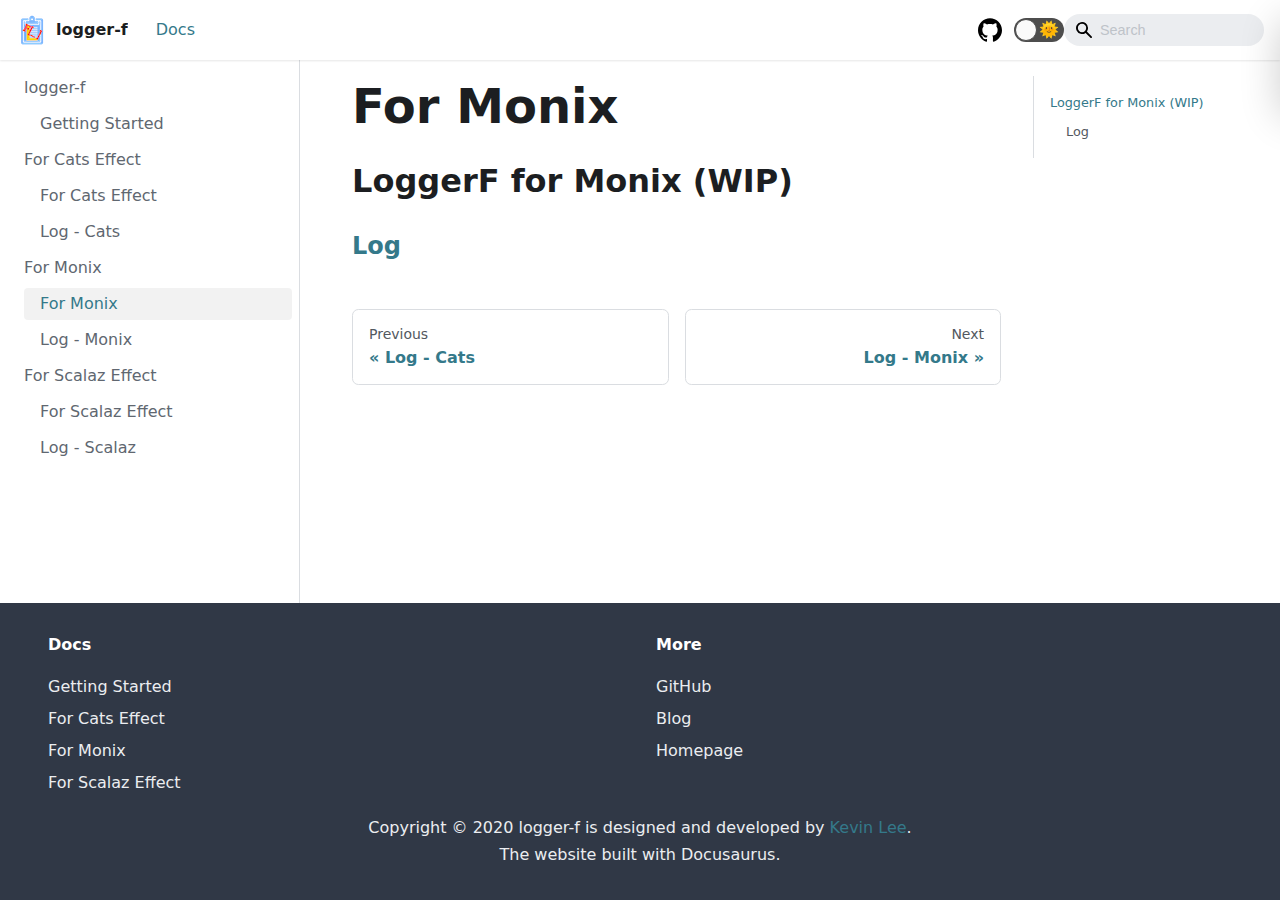
<file: docs/monix/monix/index.html>
<!doctype html>
<html lang="en" dir="ltr">
<head>
<meta charset="UTF-8">
<meta name="viewport" content="width=device-width,initial-scale=1">
<meta name="generator" content="Docusaurus v2.0.0-beta.1">
<link rel="preconnect" href="https://www.google-analytics.com">
<link rel="preconnect" href="https://www.googletagmanager.com">
<script async src="https://www.googletagmanager.com/gtag/js?id=G-ZCLMKG6NRZ"></script>
<script>function gtag(){dataLayer.push(arguments)}window.dataLayer=window.dataLayer||[],gtag("js",new Date),gtag("config","G-ZCLMKG6NRZ",{})</script><title data-react-helmet="true">For Monix | logger-f</title><meta data-react-helmet="true" property="og:url" content="https://logger-f.kevinly.dev/docs/monix/monix"><meta data-react-helmet="true" name="docusaurus_locale" content="en"><meta data-react-helmet="true" name="docusaurus_version" content="current"><meta data-react-helmet="true" name="docusaurus_tag" content="docs-default-current"><meta data-react-helmet="true" property="og:title" content="For Monix | logger-f"><meta data-react-helmet="true" name="description" content="LoggerF for Monix (WIP)"><meta data-react-helmet="true" property="og:description" content="LoggerF for Monix (WIP)"><link data-react-helmet="true" rel="shortcut icon" href="/img/favicon.png"><link data-react-helmet="true" rel="canonical" href="https://logger-f.kevinly.dev/docs/monix/monix"><link data-react-helmet="true" rel="alternate" href="https://logger-f.kevinly.dev/docs/monix/monix" hreflang="en"><link data-react-helmet="true" rel="alternate" href="https://logger-f.kevinly.dev/docs/monix/monix" hreflang="x-default"><link rel="stylesheet" href="/assets/css/styles.d321203c.css">
<link rel="preload" href="/assets/js/runtime~main.7e0c556e.js" as="script">
<link rel="preload" href="/assets/js/main.dc3c9fbb.js" as="script">
</head>
<body>
<script>!function(){function t(t){document.documentElement.setAttribute("data-theme",t)}var e=function(){var t=null;try{t=localStorage.getItem("theme")}catch(t){}return t}();t(null!==e?e:"light")}()</script><div id="__docusaurus">
<div><a href="#main" class="skipToContent_1oUP shadow--md">Skip to main content</a></div><nav class="navbar navbar--fixed-top"><div class="navbar__inner"><div class="navbar__items"><button aria-label="Navigation bar toggle" class="navbar__toggle clean-btn" type="button" tabindex="0"><svg width="30" height="30" viewBox="0 0 30 30" aria-hidden="true"><path stroke="currentColor" stroke-linecap="round" stroke-miterlimit="10" stroke-width="2" d="M4 7h22M4 15h22M4 23h22"></path></svg></button><a class="navbar__brand" href="/"><img src="/img/logger-f-logo-32x32.png" alt="logger-f Logo" class="themedImage_1VuW themedImage--light_3UqQ navbar__logo"><img src="/img/logger-f-logo-32x32.png" alt="logger-f Logo" class="themedImage_1VuW themedImage--dark_hz6m navbar__logo"><b class="navbar__title">logger-f</b></a><a aria-current="page" class="navbar__item navbar__link navbar__link--active" href="/docs/">Docs</a></div><div class="navbar__items navbar__items--right"><a href="https://github.com/Kevin-Lee/logger-f" target="_blank" rel="noopener noreferrer" class="navbar__item navbar__link header-github-link" aria-label="GitHub"></a><div class="react-toggle displayOnlyInLargeViewport_GrZ2 react-toggle--disabled"><div class="react-toggle-track" role="button" tabindex="-1"><div class="react-toggle-track-check"><span class="toggle_71bT">🌜</span></div><div class="react-toggle-track-x"><span class="toggle_71bT">🌞</span></div><div class="react-toggle-thumb"></div></div><input type="checkbox" class="react-toggle-screenreader-only" aria-label="Switch between dark and light mode"></div><div class="navbar__search"><span aria-label="expand searchbar" role="button" class="search-icon" tabindex="0"></span><input type="search" id="search_input_react" placeholder="Search" aria-label="Search" class="navbar__search-input search-bar"></div></div></div><div role="presentation" class="navbar-sidebar__backdrop"></div><div class="navbar-sidebar"><div class="navbar-sidebar__brand"><a class="navbar__brand" href="/"><img src="/img/logger-f-logo-32x32.png" alt="logger-f Logo" class="themedImage_1VuW themedImage--light_3UqQ navbar__logo"><img src="/img/logger-f-logo-32x32.png" alt="logger-f Logo" class="themedImage_1VuW themedImage--dark_hz6m navbar__logo"><b class="navbar__title">logger-f</b></a></div><div class="navbar-sidebar__items"><div class="menu"><ul class="menu__list"><li class="menu__list-item"><a aria-current="page" class="menu__link navbar__link--active" href="/docs/">Docs</a></li><li class="menu__list-item"><a href="https://github.com/Kevin-Lee/logger-f" target="_blank" rel="noopener noreferrer" class="menu__link header-github-link" aria-label="GitHub"></a></li></ul></div></div></div></nav><div class="main-wrapper docs-wrapper doc-page"><div class="docPage_31aa"><aside class="docSidebarContainer_3Kbt"><div class="sidebar_15mo"><nav class="menu menu--responsive thin-scrollbar menu_Bmed" aria-label="Sidebar navigation"><button aria-label="Open menu" aria-haspopup="true" class="button button--secondary button--sm menu__button" type="button"><svg class="sidebarMenuIcon_fgN0" width="24" height="24" viewBox="0 0 30 30" aria-hidden="true"><path stroke="currentColor" stroke-linecap="round" stroke-miterlimit="10" stroke-width="2" d="M4 7h22M4 15h22M4 23h22"></path></svg></button><ul class="menu__list"><li class="menu__list-item"><a class="menu__link menuLinkText_2aKo">logger-f</a><ul class="menu__list"><li class="menu__list-item"><a class="menu__link" tabindex="0" href="/docs/">Getting Started</a></li></ul></li><li class="menu__list-item"><a class="menu__link menuLinkText_2aKo">For Cats Effect</a><ul class="menu__list"><li class="menu__list-item"><a class="menu__link" tabindex="0" href="/docs/cats-effect/cats-effect">For Cats Effect</a></li><li class="menu__list-item"><a class="menu__link" tabindex="0" href="/docs/cats-effect/log">Log - Cats</a></li></ul></li><li class="menu__list-item"><a class="menu__link menuLinkText_2aKo">For Monix</a><ul class="menu__list"><li class="menu__list-item"><a aria-current="page" class="menu__link menu__link--active active" tabindex="0" href="/docs/monix/monix">For Monix</a></li><li class="menu__list-item"><a class="menu__link" tabindex="0" href="/docs/monix/log">Log - Monix</a></li></ul></li><li class="menu__list-item"><a class="menu__link menuLinkText_2aKo">For Scalaz Effect</a><ul class="menu__list"><li class="menu__list-item"><a class="menu__link" tabindex="0" href="/docs/scalaz-effect/scalaz-effect">For Scalaz Effect</a></li><li class="menu__list-item"><a class="menu__link" tabindex="0" href="/docs/scalaz-effect/log">Log - Scalaz</a></li></ul></li></ul></nav></div></aside><main class="docMainContainer_3ufF"><div class="container padding-top--md padding-bottom--lg docItemWrapper_3FMP"><div class="row"><div class="col docItemCol_3FnS"><div class="docItemContainer_33ec"><article><div class="markdown"><header><h1 class="h1Heading_27L5">For Monix</h1></header><h2><a aria-hidden="true" tabindex="-1" class="anchor enhancedAnchor_2LWZ" id="loggerf-for-monix-wip"></a>LoggerF for Monix (WIP)<a class="hash-link" href="#loggerf-for-monix-wip" title="Direct link to heading">#</a></h2><h3><a aria-hidden="true" tabindex="-1" class="anchor enhancedAnchor_2LWZ" id="log"></a><a href="/docs/monix/log">Log</a><a class="hash-link" href="#log" title="Direct link to heading">#</a></h3></div></article><nav class="pagination-nav docusaurus-mt-lg" aria-label="Docs pages navigation"><div class="pagination-nav__item"><a class="pagination-nav__link" href="/docs/cats-effect/log"><div class="pagination-nav__sublabel">Previous</div><div class="pagination-nav__label">« Log - Cats</div></a></div><div class="pagination-nav__item pagination-nav__item--next"><a class="pagination-nav__link" href="/docs/monix/log"><div class="pagination-nav__sublabel">Next</div><div class="pagination-nav__label">Log - Monix »</div></a></div></nav></div></div><div class="col col--3"><div class="tableOfContents_35-E thin-scrollbar"><ul class="table-of-contents table-of-contents__left-border"><li><a href="#loggerf-for-monix-wip" class="table-of-contents__link">LoggerF for Monix (WIP)</a><ul><li><a href="#log" class="table-of-contents__link">Log</a></li></ul></li></ul></div></div></div></div></main></div></div><footer class="footer footer--dark"><div class="container"><div class="row footer__links"><div class="col footer__col"><div class="footer__title">Docs</div><ul class="footer__items"><li class="footer__item"><a class="footer__link-item" href="/docs/">Getting Started</a></li><li class="footer__item"><a class="footer__link-item" href="/docs/cats-effect/cats-effect">For Cats Effect</a></li><li class="footer__item"><a class="footer__link-item" href="/docs/monix/monix">For Monix</a></li><li class="footer__item"><a class="footer__link-item" href="/docs/scalaz-effect/scalaz-effect">For Scalaz Effect</a></li></ul></div><div class="col footer__col"><div class="footer__title">More</div><ul class="footer__items"><li class="footer__item"><a href="https://github.com/Kevin-Lee/logger-f" target="_blank" rel="noopener noreferrer" class="footer__link-item">GitHub</a></li><li class="footer__item"><a href="https://blog.kevinlee.io" target="_blank" rel="noopener noreferrer" class="footer__link-item">Blog</a></li><li class="footer__item"><a href="https://kevinlee.io" target="_blank" rel="noopener noreferrer" class="footer__link-item">Homepage</a></li></ul></div></div><div class="footer__bottom text--center"><div class="footer__copyright">Copyright © 2020 logger-f is designed and developed by <a href="https://github.com/Kevin-Lee" target="_blank">Kevin Lee</a>.<br>The website built with Docusaurus.</div></div></div></footer></div>
<script src="/assets/js/runtime~main.7e0c556e.js"></script>
<script src="/assets/js/main.dc3c9fbb.js"></script>
</body>
</html>
</file>
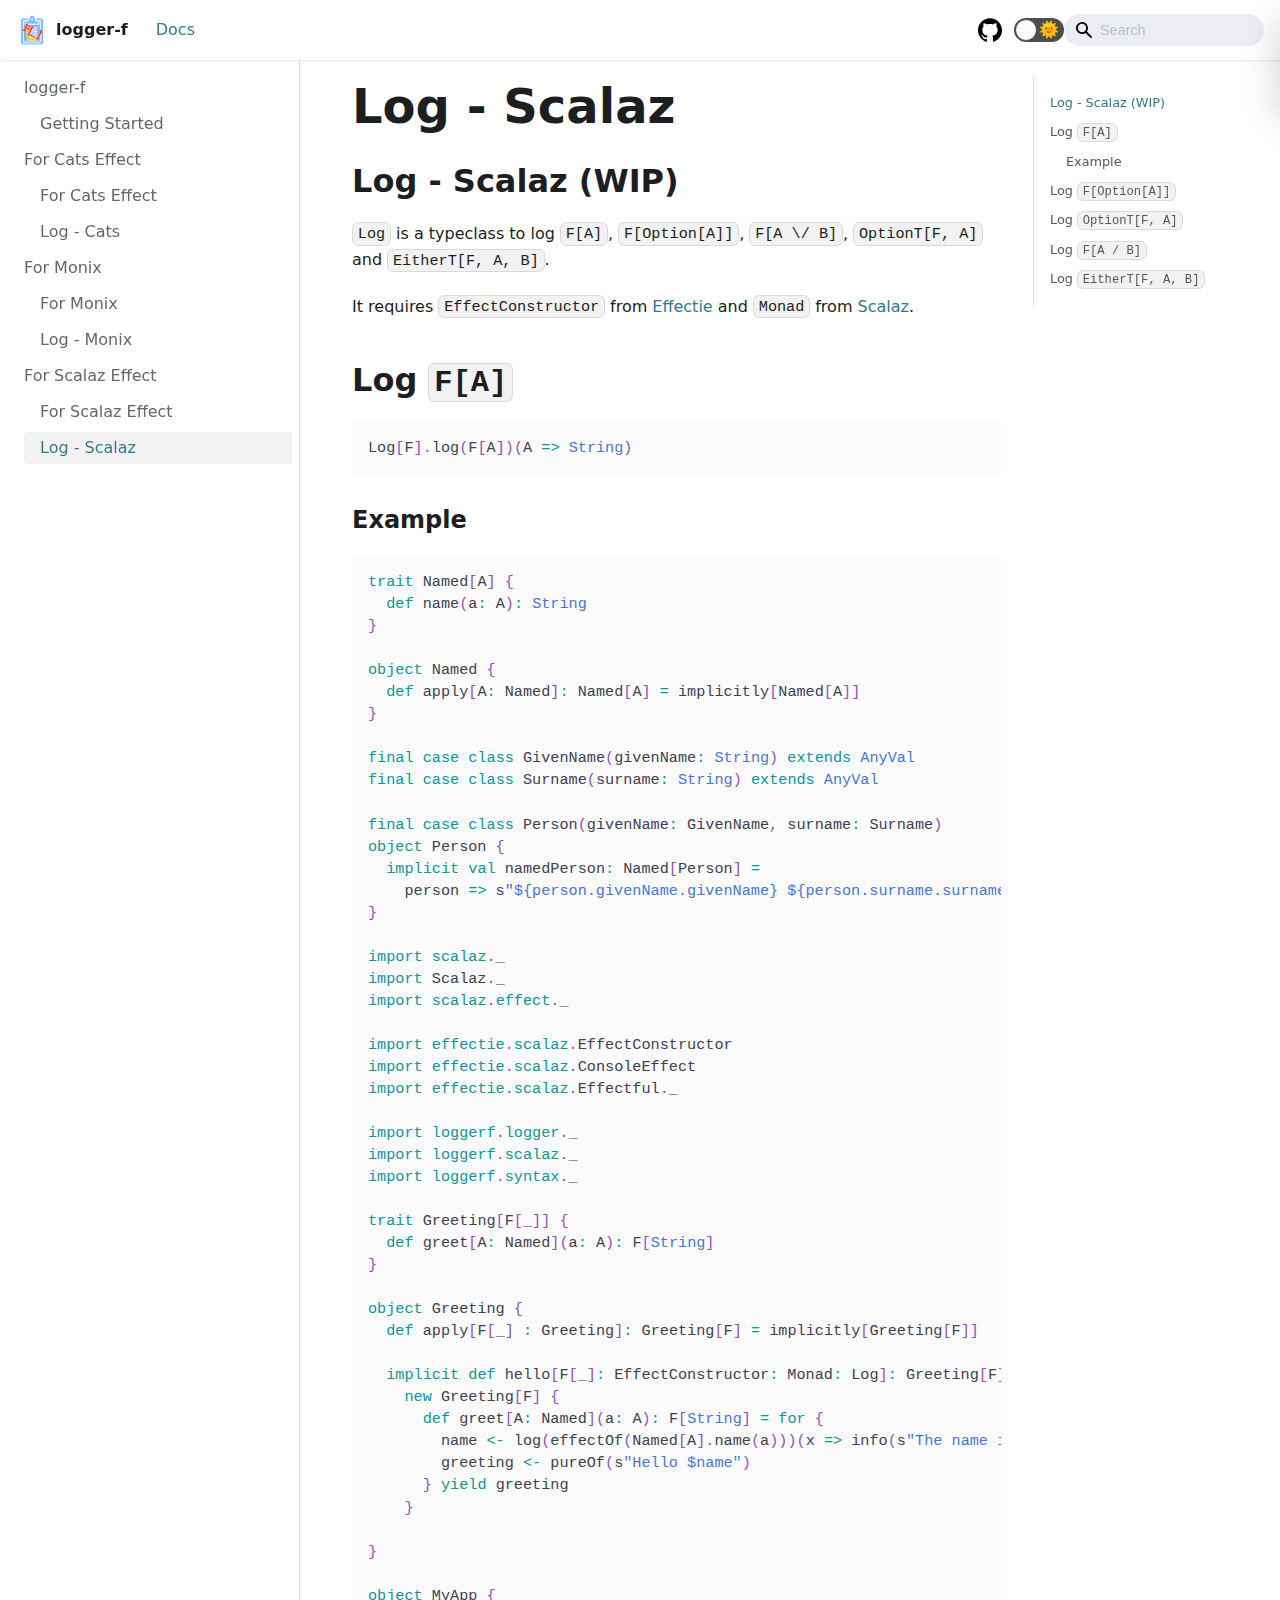
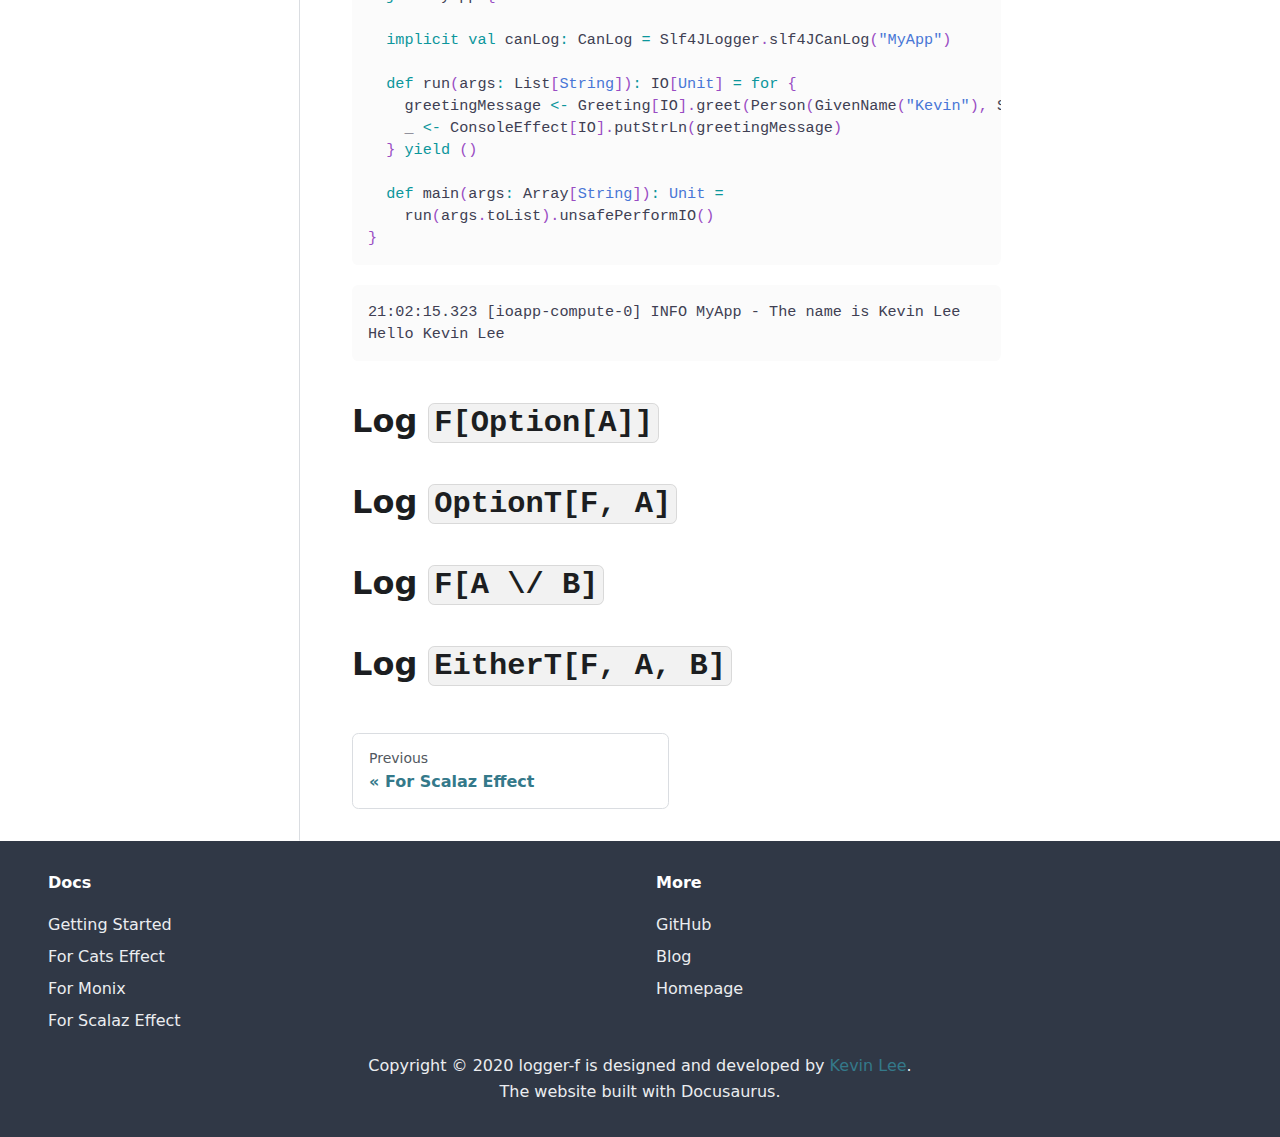
<file: docs/scalaz-effect/log/index.html>
<!doctype html>
<html lang="en" dir="ltr">
<head>
<meta charset="UTF-8">
<meta name="viewport" content="width=device-width,initial-scale=1">
<meta name="generator" content="Docusaurus v2.0.0-beta.1">
<link rel="preconnect" href="https://www.google-analytics.com">
<link rel="preconnect" href="https://www.googletagmanager.com">
<script async src="https://www.googletagmanager.com/gtag/js?id=G-ZCLMKG6NRZ"></script>
<script>function gtag(){dataLayer.push(arguments)}window.dataLayer=window.dataLayer||[],gtag("js",new Date),gtag("config","G-ZCLMKG6NRZ",{})</script><title data-react-helmet="true">Log - Scalaz | logger-f</title><meta data-react-helmet="true" property="og:url" content="https://logger-f.kevinly.dev/docs/scalaz-effect/log"><meta data-react-helmet="true" name="docusaurus_locale" content="en"><meta data-react-helmet="true" name="docusaurus_version" content="current"><meta data-react-helmet="true" name="docusaurus_tag" content="docs-default-current"><meta data-react-helmet="true" property="og:title" content="Log - Scalaz | logger-f"><meta data-react-helmet="true" name="description" content="Log - Scalaz (WIP)"><meta data-react-helmet="true" property="og:description" content="Log - Scalaz (WIP)"><link data-react-helmet="true" rel="shortcut icon" href="/img/favicon.png"><link data-react-helmet="true" rel="canonical" href="https://logger-f.kevinly.dev/docs/scalaz-effect/log"><link data-react-helmet="true" rel="alternate" href="https://logger-f.kevinly.dev/docs/scalaz-effect/log" hreflang="en"><link data-react-helmet="true" rel="alternate" href="https://logger-f.kevinly.dev/docs/scalaz-effect/log" hreflang="x-default"><link rel="stylesheet" href="/assets/css/styles.d321203c.css">
<link rel="preload" href="/assets/js/runtime~main.7e0c556e.js" as="script">
<link rel="preload" href="/assets/js/main.dc3c9fbb.js" as="script">
</head>
<body>
<script>!function(){function t(t){document.documentElement.setAttribute("data-theme",t)}var e=function(){var t=null;try{t=localStorage.getItem("theme")}catch(t){}return t}();t(null!==e?e:"light")}()</script><div id="__docusaurus">
<div><a href="#main" class="skipToContent_1oUP shadow--md">Skip to main content</a></div><nav class="navbar navbar--fixed-top"><div class="navbar__inner"><div class="navbar__items"><button aria-label="Navigation bar toggle" class="navbar__toggle clean-btn" type="button" tabindex="0"><svg width="30" height="30" viewBox="0 0 30 30" aria-hidden="true"><path stroke="currentColor" stroke-linecap="round" stroke-miterlimit="10" stroke-width="2" d="M4 7h22M4 15h22M4 23h22"></path></svg></button><a class="navbar__brand" href="/"><img src="/img/logger-f-logo-32x32.png" alt="logger-f Logo" class="themedImage_1VuW themedImage--light_3UqQ navbar__logo"><img src="/img/logger-f-logo-32x32.png" alt="logger-f Logo" class="themedImage_1VuW themedImage--dark_hz6m navbar__logo"><b class="navbar__title">logger-f</b></a><a aria-current="page" class="navbar__item navbar__link navbar__link--active" href="/docs/">Docs</a></div><div class="navbar__items navbar__items--right"><a href="https://github.com/Kevin-Lee/logger-f" target="_blank" rel="noopener noreferrer" class="navbar__item navbar__link header-github-link" aria-label="GitHub"></a><div class="react-toggle displayOnlyInLargeViewport_GrZ2 react-toggle--disabled"><div class="react-toggle-track" role="button" tabindex="-1"><div class="react-toggle-track-check"><span class="toggle_71bT">🌜</span></div><div class="react-toggle-track-x"><span class="toggle_71bT">🌞</span></div><div class="react-toggle-thumb"></div></div><input type="checkbox" class="react-toggle-screenreader-only" aria-label="Switch between dark and light mode"></div><div class="navbar__search"><span aria-label="expand searchbar" role="button" class="search-icon" tabindex="0"></span><input type="search" id="search_input_react" placeholder="Search" aria-label="Search" class="navbar__search-input search-bar"></div></div></div><div role="presentation" class="navbar-sidebar__backdrop"></div><div class="navbar-sidebar"><div class="navbar-sidebar__brand"><a class="navbar__brand" href="/"><img src="/img/logger-f-logo-32x32.png" alt="logger-f Logo" class="themedImage_1VuW themedImage--light_3UqQ navbar__logo"><img src="/img/logger-f-logo-32x32.png" alt="logger-f Logo" class="themedImage_1VuW themedImage--dark_hz6m navbar__logo"><b class="navbar__title">logger-f</b></a></div><div class="navbar-sidebar__items"><div class="menu"><ul class="menu__list"><li class="menu__list-item"><a aria-current="page" class="menu__link navbar__link--active" href="/docs/">Docs</a></li><li class="menu__list-item"><a href="https://github.com/Kevin-Lee/logger-f" target="_blank" rel="noopener noreferrer" class="menu__link header-github-link" aria-label="GitHub"></a></li></ul></div></div></div></nav><div class="main-wrapper docs-wrapper doc-page"><div class="docPage_31aa"><aside class="docSidebarContainer_3Kbt"><div class="sidebar_15mo"><nav class="menu menu--responsive thin-scrollbar menu_Bmed" aria-label="Sidebar navigation"><button aria-label="Open menu" aria-haspopup="true" class="button button--secondary button--sm menu__button" type="button"><svg class="sidebarMenuIcon_fgN0" width="24" height="24" viewBox="0 0 30 30" aria-hidden="true"><path stroke="currentColor" stroke-linecap="round" stroke-miterlimit="10" stroke-width="2" d="M4 7h22M4 15h22M4 23h22"></path></svg></button><ul class="menu__list"><li class="menu__list-item"><a class="menu__link menuLinkText_2aKo">logger-f</a><ul class="menu__list"><li class="menu__list-item"><a class="menu__link" tabindex="0" href="/docs/">Getting Started</a></li></ul></li><li class="menu__list-item"><a class="menu__link menuLinkText_2aKo">For Cats Effect</a><ul class="menu__list"><li class="menu__list-item"><a class="menu__link" tabindex="0" href="/docs/cats-effect/cats-effect">For Cats Effect</a></li><li class="menu__list-item"><a class="menu__link" tabindex="0" href="/docs/cats-effect/log">Log - Cats</a></li></ul></li><li class="menu__list-item"><a class="menu__link menuLinkText_2aKo">For Monix</a><ul class="menu__list"><li class="menu__list-item"><a class="menu__link" tabindex="0" href="/docs/monix/monix">For Monix</a></li><li class="menu__list-item"><a class="menu__link" tabindex="0" href="/docs/monix/log">Log - Monix</a></li></ul></li><li class="menu__list-item"><a class="menu__link menuLinkText_2aKo">For Scalaz Effect</a><ul class="menu__list"><li class="menu__list-item"><a class="menu__link" tabindex="0" href="/docs/scalaz-effect/scalaz-effect">For Scalaz Effect</a></li><li class="menu__list-item"><a aria-current="page" class="menu__link menu__link--active active" tabindex="0" href="/docs/scalaz-effect/log">Log - Scalaz</a></li></ul></li></ul></nav></div></aside><main class="docMainContainer_3ufF"><div class="container padding-top--md padding-bottom--lg docItemWrapper_3FMP"><div class="row"><div class="col docItemCol_3FnS"><div class="docItemContainer_33ec"><article><div class="markdown"><header><h1 class="h1Heading_27L5">Log - Scalaz</h1></header><h2><a aria-hidden="true" tabindex="-1" class="anchor enhancedAnchor_2LWZ" id="log---scalaz-wip"></a>Log - Scalaz (WIP)<a class="hash-link" href="#log---scalaz-wip" title="Direct link to heading">#</a></h2><p><code>Log</code> is a typeclass to log <code>F[A]</code>, <code>F[Option[A]]</code>, <code>F[A \/ B]</code>, <code>OptionT[F, A]</code> and <code>EitherT[F, A, B]</code>.</p><p>It requires <code>EffectConstructor</code> from <a href="https://kevin-lee.github.io/effectie" target="_blank" rel="noopener noreferrer">Effectie</a> and <code>Monad</code> from <a href="https://github.com/scalaz/scalaz" target="_blank" rel="noopener noreferrer">Scalaz</a>.</p><h2><a aria-hidden="true" tabindex="-1" class="anchor enhancedAnchor_2LWZ" id="log-fa"></a>Log <code>F[A]</code><a class="hash-link" href="#log-fa" title="Direct link to heading">#</a></h2><div class="codeBlockContainer_K1bP"><div class="codeBlockContent_hGly scala"><pre tabindex="0" class="prism-code language-scala codeBlock_23N8 thin-scrollbar" style="color:#403f53;background-color:#FBFBFB"><code class="codeBlockLines_39YC"><span class="token-line" style="color:#403f53"><span class="token plain">Log[F].log(F[A])(A =&gt; String)</span></span></code></pre><button type="button" aria-label="Copy code to clipboard" class="copyButton_Ue-o clean-btn">Copy</button></div></div><h3><a aria-hidden="true" tabindex="-1" class="anchor enhancedAnchor_2LWZ" id="example"></a>Example<a class="hash-link" href="#example" title="Direct link to heading">#</a></h3><div class="codeBlockContainer_K1bP"><div class="codeBlockContent_hGly scala"><pre tabindex="0" class="prism-code language-scala codeBlock_23N8 thin-scrollbar" style="color:#403f53;background-color:#FBFBFB"><code class="codeBlockLines_39YC"><span class="token-line" style="color:#403f53"><span class="token plain">trait Named[A] {</span></span><span class="token-line" style="color:#403f53"><span class="token plain">  def name(a: A): String</span></span><span class="token-line" style="color:#403f53"><span class="token plain">}</span></span><span class="token-line" style="color:#403f53"><span class="token plain" style="display:inline-block">
</span></span><span class="token-line" style="color:#403f53"><span class="token plain">object Named {</span></span><span class="token-line" style="color:#403f53"><span class="token plain">  def apply[A: Named]: Named[A] = implicitly[Named[A]]</span></span><span class="token-line" style="color:#403f53"><span class="token plain">}</span></span><span class="token-line" style="color:#403f53"><span class="token plain" style="display:inline-block">
</span></span><span class="token-line" style="color:#403f53"><span class="token plain">final case class GivenName(givenName: String) extends AnyVal</span></span><span class="token-line" style="color:#403f53"><span class="token plain">final case class Surname(surname: String) extends AnyVal</span></span><span class="token-line" style="color:#403f53"><span class="token plain" style="display:inline-block">
</span></span><span class="token-line" style="color:#403f53"><span class="token plain">final case class Person(givenName: GivenName, surname: Surname)</span></span><span class="token-line" style="color:#403f53"><span class="token plain">object Person {</span></span><span class="token-line" style="color:#403f53"><span class="token plain">  implicit val namedPerson: Named[Person] =</span></span><span class="token-line" style="color:#403f53"><span class="token plain">    person =&gt; s&quot;${person.givenName.givenName} ${person.surname.surname}&quot;</span></span><span class="token-line" style="color:#403f53"><span class="token plain">}</span></span><span class="token-line" style="color:#403f53"><span class="token plain" style="display:inline-block">
</span></span><span class="token-line" style="color:#403f53"><span class="token plain">import scalaz._</span></span><span class="token-line" style="color:#403f53"><span class="token plain">import Scalaz._</span></span><span class="token-line" style="color:#403f53"><span class="token plain">import scalaz.effect._</span></span><span class="token-line" style="color:#403f53"><span class="token plain" style="display:inline-block">
</span></span><span class="token-line" style="color:#403f53"><span class="token plain">import effectie.scalaz.EffectConstructor</span></span><span class="token-line" style="color:#403f53"><span class="token plain">import effectie.scalaz.ConsoleEffect</span></span><span class="token-line" style="color:#403f53"><span class="token plain">import effectie.scalaz.Effectful._</span></span><span class="token-line" style="color:#403f53"><span class="token plain" style="display:inline-block">
</span></span><span class="token-line" style="color:#403f53"><span class="token plain">import loggerf.logger._</span></span><span class="token-line" style="color:#403f53"><span class="token plain">import loggerf.scalaz._</span></span><span class="token-line" style="color:#403f53"><span class="token plain">import loggerf.syntax._</span></span><span class="token-line" style="color:#403f53"><span class="token plain" style="display:inline-block">
</span></span><span class="token-line" style="color:#403f53"><span class="token plain">trait Greeting[F[_]] {</span></span><span class="token-line" style="color:#403f53"><span class="token plain">  def greet[A: Named](a: A): F[String]</span></span><span class="token-line" style="color:#403f53"><span class="token plain">}</span></span><span class="token-line" style="color:#403f53"><span class="token plain" style="display:inline-block">
</span></span><span class="token-line" style="color:#403f53"><span class="token plain">object Greeting {</span></span><span class="token-line" style="color:#403f53"><span class="token plain">  def apply[F[_] : Greeting]: Greeting[F] = implicitly[Greeting[F]]</span></span><span class="token-line" style="color:#403f53"><span class="token plain" style="display:inline-block">
</span></span><span class="token-line" style="color:#403f53"><span class="token plain">  implicit def hello[F[_]: EffectConstructor: Monad: Log]: Greeting[F] =</span></span><span class="token-line" style="color:#403f53"><span class="token plain">    new Greeting[F] {</span></span><span class="token-line" style="color:#403f53"><span class="token plain">      def greet[A: Named](a: A): F[String] = for {</span></span><span class="token-line" style="color:#403f53"><span class="token plain">        name &lt;- log(effectOf(Named[A].name(a)))(x =&gt; info(s&quot;The name is $x&quot;))</span></span><span class="token-line" style="color:#403f53"><span class="token plain">        greeting &lt;- pureOf(s&quot;Hello $name&quot;)</span></span><span class="token-line" style="color:#403f53"><span class="token plain">      } yield greeting</span></span><span class="token-line" style="color:#403f53"><span class="token plain">    }</span></span><span class="token-line" style="color:#403f53"><span class="token plain" style="display:inline-block">
</span></span><span class="token-line" style="color:#403f53"><span class="token plain">}</span></span><span class="token-line" style="color:#403f53"><span class="token plain" style="display:inline-block">
</span></span><span class="token-line" style="color:#403f53"><span class="token plain">object MyApp {</span></span><span class="token-line" style="color:#403f53"><span class="token plain" style="display:inline-block">
</span></span><span class="token-line" style="color:#403f53"><span class="token plain">  implicit val canLog: CanLog = Slf4JLogger.slf4JCanLog(&quot;MyApp&quot;)</span></span><span class="token-line" style="color:#403f53"><span class="token plain" style="display:inline-block">
</span></span><span class="token-line" style="color:#403f53"><span class="token plain">  def run(args: List[String]): IO[Unit] = for {</span></span><span class="token-line" style="color:#403f53"><span class="token plain">    greetingMessage &lt;- Greeting[IO].greet(Person(GivenName(&quot;Kevin&quot;), Surname(&quot;Lee&quot;)))</span></span><span class="token-line" style="color:#403f53"><span class="token plain">    _ &lt;- ConsoleEffect[IO].putStrLn(greetingMessage)</span></span><span class="token-line" style="color:#403f53"><span class="token plain">  } yield ()</span></span><span class="token-line" style="color:#403f53"><span class="token plain" style="display:inline-block">
</span></span><span class="token-line" style="color:#403f53"><span class="token plain">  def main(args: Array[String]): Unit =</span></span><span class="token-line" style="color:#403f53"><span class="token plain">    run(args.toList).unsafePerformIO()</span></span><span class="token-line" style="color:#403f53"><span class="token plain">}</span></span></code></pre><button type="button" aria-label="Copy code to clipboard" class="copyButton_Ue-o clean-btn">Copy</button></div></div><div class="codeBlockContainer_K1bP"><div class="codeBlockContent_hGly"><pre tabindex="0" class="prism-code language-undefined codeBlock_23N8 thin-scrollbar" style="color:#403f53;background-color:#FBFBFB"><code class="codeBlockLines_39YC"><span class="token-line" style="color:#403f53"><span class="token plain">21:02:15.323 [ioapp-compute-0] INFO MyApp - The name is Kevin Lee</span></span><span class="token-line" style="color:#403f53"><span class="token plain">Hello Kevin Lee</span></span></code></pre><button type="button" aria-label="Copy code to clipboard" class="copyButton_Ue-o clean-btn">Copy</button></div></div><h2><a aria-hidden="true" tabindex="-1" class="anchor enhancedAnchor_2LWZ" id="log-foptiona"></a>Log <code>F[Option[A]]</code><a class="hash-link" href="#log-foptiona" title="Direct link to heading">#</a></h2><h2><a aria-hidden="true" tabindex="-1" class="anchor enhancedAnchor_2LWZ" id="log-optiontf-a"></a>Log <code>OptionT[F, A]</code><a class="hash-link" href="#log-optiontf-a" title="Direct link to heading">#</a></h2><h2><a aria-hidden="true" tabindex="-1" class="anchor enhancedAnchor_2LWZ" id="log-fa--b"></a>Log <code>F[A \/ B]</code><a class="hash-link" href="#log-fa--b" title="Direct link to heading">#</a></h2><h2><a aria-hidden="true" tabindex="-1" class="anchor enhancedAnchor_2LWZ" id="log-eithertf-a-b"></a>Log <code>EitherT[F, A, B]</code><a class="hash-link" href="#log-eithertf-a-b" title="Direct link to heading">#</a></h2></div></article><nav class="pagination-nav docusaurus-mt-lg" aria-label="Docs pages navigation"><div class="pagination-nav__item"><a class="pagination-nav__link" href="/docs/scalaz-effect/scalaz-effect"><div class="pagination-nav__sublabel">Previous</div><div class="pagination-nav__label">« For Scalaz Effect</div></a></div><div class="pagination-nav__item pagination-nav__item--next"></div></nav></div></div><div class="col col--3"><div class="tableOfContents_35-E thin-scrollbar"><ul class="table-of-contents table-of-contents__left-border"><li><a href="#log---scalaz-wip" class="table-of-contents__link">Log - Scalaz (WIP)</a></li><li><a href="#log-fa" class="table-of-contents__link">Log <code>F[A]</code></a><ul><li><a href="#example" class="table-of-contents__link">Example</a></li></ul></li><li><a href="#log-foptiona" class="table-of-contents__link">Log <code>F[Option[A]]</code></a></li><li><a href="#log-optiontf-a" class="table-of-contents__link">Log <code>OptionT[F, A]</code></a></li><li><a href="#log-fa--b" class="table-of-contents__link">Log <code>F[A / B]</code></a></li><li><a href="#log-eithertf-a-b" class="table-of-contents__link">Log <code>EitherT[F, A, B]</code></a></li></ul></div></div></div></div></main></div></div><footer class="footer footer--dark"><div class="container"><div class="row footer__links"><div class="col footer__col"><div class="footer__title">Docs</div><ul class="footer__items"><li class="footer__item"><a class="footer__link-item" href="/docs/">Getting Started</a></li><li class="footer__item"><a class="footer__link-item" href="/docs/cats-effect/cats-effect">For Cats Effect</a></li><li class="footer__item"><a class="footer__link-item" href="/docs/monix/monix">For Monix</a></li><li class="footer__item"><a class="footer__link-item" href="/docs/scalaz-effect/scalaz-effect">For Scalaz Effect</a></li></ul></div><div class="col footer__col"><div class="footer__title">More</div><ul class="footer__items"><li class="footer__item"><a href="https://github.com/Kevin-Lee/logger-f" target="_blank" rel="noopener noreferrer" class="footer__link-item">GitHub</a></li><li class="footer__item"><a href="https://blog.kevinlee.io" target="_blank" rel="noopener noreferrer" class="footer__link-item">Blog</a></li><li class="footer__item"><a href="https://kevinlee.io" target="_blank" rel="noopener noreferrer" class="footer__link-item">Homepage</a></li></ul></div></div><div class="footer__bottom text--center"><div class="footer__copyright">Copyright © 2020 logger-f is designed and developed by <a href="https://github.com/Kevin-Lee" target="_blank">Kevin Lee</a>.<br>The website built with Docusaurus.</div></div></div></footer></div>
<script src="/assets/js/runtime~main.7e0c556e.js"></script>
<script src="/assets/js/main.dc3c9fbb.js"></script>
</body>
</html>
</file>
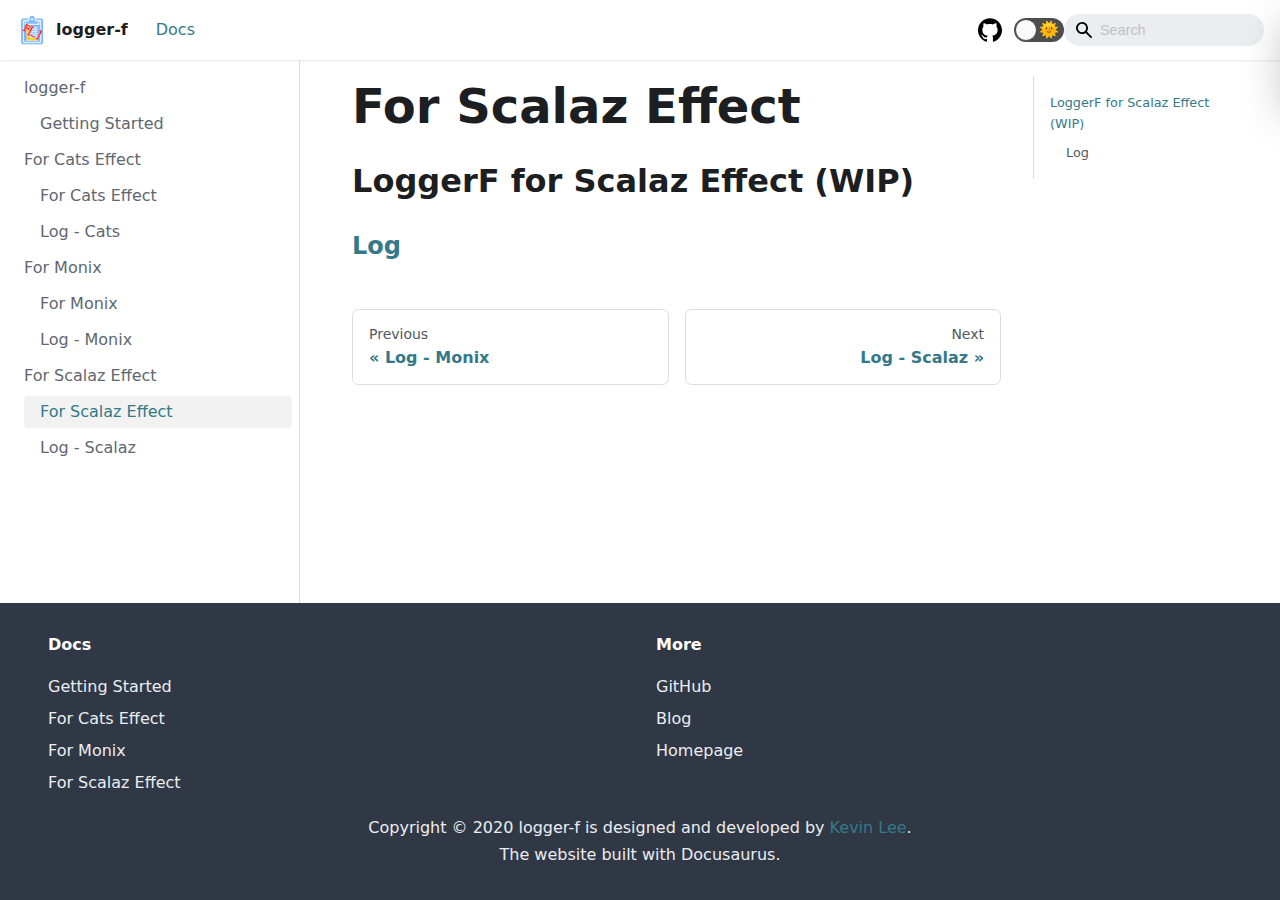
<file: docs/scalaz-effect/scalaz-effect/index.html>
<!doctype html>
<html lang="en" dir="ltr">
<head>
<meta charset="UTF-8">
<meta name="viewport" content="width=device-width,initial-scale=1">
<meta name="generator" content="Docusaurus v2.0.0-beta.1">
<link rel="preconnect" href="https://www.google-analytics.com">
<link rel="preconnect" href="https://www.googletagmanager.com">
<script async src="https://www.googletagmanager.com/gtag/js?id=G-ZCLMKG6NRZ"></script>
<script>function gtag(){dataLayer.push(arguments)}window.dataLayer=window.dataLayer||[],gtag("js",new Date),gtag("config","G-ZCLMKG6NRZ",{})</script><title data-react-helmet="true">For Scalaz Effect | logger-f</title><meta data-react-helmet="true" property="og:url" content="https://logger-f.kevinly.dev/docs/scalaz-effect/scalaz-effect"><meta data-react-helmet="true" name="docusaurus_locale" content="en"><meta data-react-helmet="true" name="docusaurus_version" content="current"><meta data-react-helmet="true" name="docusaurus_tag" content="docs-default-current"><meta data-react-helmet="true" property="og:title" content="For Scalaz Effect | logger-f"><meta data-react-helmet="true" name="description" content="LoggerF for Scalaz Effect (WIP)"><meta data-react-helmet="true" property="og:description" content="LoggerF for Scalaz Effect (WIP)"><link data-react-helmet="true" rel="shortcut icon" href="/img/favicon.png"><link data-react-helmet="true" rel="canonical" href="https://logger-f.kevinly.dev/docs/scalaz-effect/scalaz-effect"><link data-react-helmet="true" rel="alternate" href="https://logger-f.kevinly.dev/docs/scalaz-effect/scalaz-effect" hreflang="en"><link data-react-helmet="true" rel="alternate" href="https://logger-f.kevinly.dev/docs/scalaz-effect/scalaz-effect" hreflang="x-default"><link rel="stylesheet" href="/assets/css/styles.d321203c.css">
<link rel="preload" href="/assets/js/runtime~main.7e0c556e.js" as="script">
<link rel="preload" href="/assets/js/main.dc3c9fbb.js" as="script">
</head>
<body>
<script>!function(){function t(t){document.documentElement.setAttribute("data-theme",t)}var e=function(){var t=null;try{t=localStorage.getItem("theme")}catch(t){}return t}();t(null!==e?e:"light")}()</script><div id="__docusaurus">
<div><a href="#main" class="skipToContent_1oUP shadow--md">Skip to main content</a></div><nav class="navbar navbar--fixed-top"><div class="navbar__inner"><div class="navbar__items"><button aria-label="Navigation bar toggle" class="navbar__toggle clean-btn" type="button" tabindex="0"><svg width="30" height="30" viewBox="0 0 30 30" aria-hidden="true"><path stroke="currentColor" stroke-linecap="round" stroke-miterlimit="10" stroke-width="2" d="M4 7h22M4 15h22M4 23h22"></path></svg></button><a class="navbar__brand" href="/"><img src="/img/logger-f-logo-32x32.png" alt="logger-f Logo" class="themedImage_1VuW themedImage--light_3UqQ navbar__logo"><img src="/img/logger-f-logo-32x32.png" alt="logger-f Logo" class="themedImage_1VuW themedImage--dark_hz6m navbar__logo"><b class="navbar__title">logger-f</b></a><a aria-current="page" class="navbar__item navbar__link navbar__link--active" href="/docs/">Docs</a></div><div class="navbar__items navbar__items--right"><a href="https://github.com/Kevin-Lee/logger-f" target="_blank" rel="noopener noreferrer" class="navbar__item navbar__link header-github-link" aria-label="GitHub"></a><div class="react-toggle displayOnlyInLargeViewport_GrZ2 react-toggle--disabled"><div class="react-toggle-track" role="button" tabindex="-1"><div class="react-toggle-track-check"><span class="toggle_71bT">🌜</span></div><div class="react-toggle-track-x"><span class="toggle_71bT">🌞</span></div><div class="react-toggle-thumb"></div></div><input type="checkbox" class="react-toggle-screenreader-only" aria-label="Switch between dark and light mode"></div><div class="navbar__search"><span aria-label="expand searchbar" role="button" class="search-icon" tabindex="0"></span><input type="search" id="search_input_react" placeholder="Search" aria-label="Search" class="navbar__search-input search-bar"></div></div></div><div role="presentation" class="navbar-sidebar__backdrop"></div><div class="navbar-sidebar"><div class="navbar-sidebar__brand"><a class="navbar__brand" href="/"><img src="/img/logger-f-logo-32x32.png" alt="logger-f Logo" class="themedImage_1VuW themedImage--light_3UqQ navbar__logo"><img src="/img/logger-f-logo-32x32.png" alt="logger-f Logo" class="themedImage_1VuW themedImage--dark_hz6m navbar__logo"><b class="navbar__title">logger-f</b></a></div><div class="navbar-sidebar__items"><div class="menu"><ul class="menu__list"><li class="menu__list-item"><a aria-current="page" class="menu__link navbar__link--active" href="/docs/">Docs</a></li><li class="menu__list-item"><a href="https://github.com/Kevin-Lee/logger-f" target="_blank" rel="noopener noreferrer" class="menu__link header-github-link" aria-label="GitHub"></a></li></ul></div></div></div></nav><div class="main-wrapper docs-wrapper doc-page"><div class="docPage_31aa"><aside class="docSidebarContainer_3Kbt"><div class="sidebar_15mo"><nav class="menu menu--responsive thin-scrollbar menu_Bmed" aria-label="Sidebar navigation"><button aria-label="Open menu" aria-haspopup="true" class="button button--secondary button--sm menu__button" type="button"><svg class="sidebarMenuIcon_fgN0" width="24" height="24" viewBox="0 0 30 30" aria-hidden="true"><path stroke="currentColor" stroke-linecap="round" stroke-miterlimit="10" stroke-width="2" d="M4 7h22M4 15h22M4 23h22"></path></svg></button><ul class="menu__list"><li class="menu__list-item"><a class="menu__link menuLinkText_2aKo">logger-f</a><ul class="menu__list"><li class="menu__list-item"><a class="menu__link" tabindex="0" href="/docs/">Getting Started</a></li></ul></li><li class="menu__list-item"><a class="menu__link menuLinkText_2aKo">For Cats Effect</a><ul class="menu__list"><li class="menu__list-item"><a class="menu__link" tabindex="0" href="/docs/cats-effect/cats-effect">For Cats Effect</a></li><li class="menu__list-item"><a class="menu__link" tabindex="0" href="/docs/cats-effect/log">Log - Cats</a></li></ul></li><li class="menu__list-item"><a class="menu__link menuLinkText_2aKo">For Monix</a><ul class="menu__list"><li class="menu__list-item"><a class="menu__link" tabindex="0" href="/docs/monix/monix">For Monix</a></li><li class="menu__list-item"><a class="menu__link" tabindex="0" href="/docs/monix/log">Log - Monix</a></li></ul></li><li class="menu__list-item"><a class="menu__link menuLinkText_2aKo">For Scalaz Effect</a><ul class="menu__list"><li class="menu__list-item"><a aria-current="page" class="menu__link menu__link--active active" tabindex="0" href="/docs/scalaz-effect/scalaz-effect">For Scalaz Effect</a></li><li class="menu__list-item"><a class="menu__link" tabindex="0" href="/docs/scalaz-effect/log">Log - Scalaz</a></li></ul></li></ul></nav></div></aside><main class="docMainContainer_3ufF"><div class="container padding-top--md padding-bottom--lg docItemWrapper_3FMP"><div class="row"><div class="col docItemCol_3FnS"><div class="docItemContainer_33ec"><article><div class="markdown"><header><h1 class="h1Heading_27L5">For Scalaz Effect</h1></header><h2><a aria-hidden="true" tabindex="-1" class="anchor enhancedAnchor_2LWZ" id="loggerf-for-scalaz-effect-wip"></a>LoggerF for Scalaz Effect (WIP)<a class="hash-link" href="#loggerf-for-scalaz-effect-wip" title="Direct link to heading">#</a></h2><h3><a aria-hidden="true" tabindex="-1" class="anchor enhancedAnchor_2LWZ" id="log"></a><a href="/docs/scalaz-effect/log">Log</a><a class="hash-link" href="#log" title="Direct link to heading">#</a></h3></div></article><nav class="pagination-nav docusaurus-mt-lg" aria-label="Docs pages navigation"><div class="pagination-nav__item"><a class="pagination-nav__link" href="/docs/monix/log"><div class="pagination-nav__sublabel">Previous</div><div class="pagination-nav__label">« Log - Monix</div></a></div><div class="pagination-nav__item pagination-nav__item--next"><a class="pagination-nav__link" href="/docs/scalaz-effect/log"><div class="pagination-nav__sublabel">Next</div><div class="pagination-nav__label">Log - Scalaz »</div></a></div></nav></div></div><div class="col col--3"><div class="tableOfContents_35-E thin-scrollbar"><ul class="table-of-contents table-of-contents__left-border"><li><a href="#loggerf-for-scalaz-effect-wip" class="table-of-contents__link">LoggerF for Scalaz Effect (WIP)</a><ul><li><a href="#log" class="table-of-contents__link">Log</a></li></ul></li></ul></div></div></div></div></main></div></div><footer class="footer footer--dark"><div class="container"><div class="row footer__links"><div class="col footer__col"><div class="footer__title">Docs</div><ul class="footer__items"><li class="footer__item"><a class="footer__link-item" href="/docs/">Getting Started</a></li><li class="footer__item"><a class="footer__link-item" href="/docs/cats-effect/cats-effect">For Cats Effect</a></li><li class="footer__item"><a class="footer__link-item" href="/docs/monix/monix">For Monix</a></li><li class="footer__item"><a class="footer__link-item" href="/docs/scalaz-effect/scalaz-effect">For Scalaz Effect</a></li></ul></div><div class="col footer__col"><div class="footer__title">More</div><ul class="footer__items"><li class="footer__item"><a href="https://github.com/Kevin-Lee/logger-f" target="_blank" rel="noopener noreferrer" class="footer__link-item">GitHub</a></li><li class="footer__item"><a href="https://blog.kevinlee.io" target="_blank" rel="noopener noreferrer" class="footer__link-item">Blog</a></li><li class="footer__item"><a href="https://kevinlee.io" target="_blank" rel="noopener noreferrer" class="footer__link-item">Homepage</a></li></ul></div></div><div class="footer__bottom text--center"><div class="footer__copyright">Copyright © 2020 logger-f is designed and developed by <a href="https://github.com/Kevin-Lee" target="_blank">Kevin Lee</a>.<br>The website built with Docusaurus.</div></div></div></footer></div>
<script src="/assets/js/runtime~main.7e0c556e.js"></script>
<script src="/assets/js/main.dc3c9fbb.js"></script>
</body>
</html>
</file>
<file: assets/css/styles.d321203c.css>
.row .col,img{max-width:100%}body,ol ol,ol ul,ul ol,ul ul{margin:0}pre,table{overflow:auto}blockquote,pre{margin:0 0 var(--ifm-spacing-vertical)}.breadcrumbs__link,.button{transition-timing-function:var(--ifm-transition-timing-default)}.button,.react-toggle{-webkit-user-select:none;-ms-user-select:none}.admonition-icon,.button,code{vertical-align:middle}.button--outline.button--active,.button--outline:active,.button--outline:hover,:root{--ifm-button-color:var(--ifm-font-color-base-inverse)}.navbar__title,.text--truncate{text-overflow:ellipsis;white-space:nowrap}.button,.clean-btn,.close,.menu__link,.navbar__link{cursor:pointer}.navbar--dark,:root{--ifm-navbar-link-hover-color:var(--ifm-color-primary)}.footer__items,.menu__list,.pills__item{list-style-type:none}.tabs__item,hr,img{box-sizing:content-box}:root,html[data-theme=dark]{--ifm-color-emphasis-500:var(--ifm-color-gray-500)}.react-toggle,html{-webkit-tap-highlight-color:transparent}.button,.dropdown__link,.navbar__title,.searchbox,.text--truncate{white-space:nowrap}.searchbox__reset:focus,.searchbox__submit:focus,body:not(.navigation-with-keyboard) :not(input):focus{outline:0}.markdown li,body{word-wrap:break-word}:root{--ra-admonition-background-color:var(--ifm-alert-background-color);--ra-admonition-border-width:var(--ifm-alert-border-width);--ra-admonition-border-color:var(--ifm-alert-border-color);--ra-admonition-border-radius:var(--ifm-alert-border-radius);--ra-admonition-color:var(--ifm-alert-color);--ra-admonition-padding-vertical:var(--ifm-alert-padding-vertical);--ra-admonition-padding-horizontal:var(--ifm-alert-padding-horizontal);--ra-color-note:var(--ifm-color-secondary);--ra-color-important:var(--ifm-color-info);--ra-color-tip:var(--ifm-color-success);--ra-color-caution:var(--ifm-color-warning);--ra-color-warning:var(--ifm-color-danger);--ra-color-text-dark:var(--ifm-color-gray-900)}.admonition{margin-bottom:1em;--ra-admonition-icon-color:var(--ra-admonition-color)}.admonition:not(.alert){--ra-admonition-background-color:var(--ifm-color-primary);background-color:var(--ra-admonition-background-color);border:var(--ra-admonition-border-width) solid var(--ra-admonition-border-color);border-radius:var(--ra-admonition-border-radius);box-sizing:border-box;color:var(--ra-admonition-color);padding:var(--ra-admonition-padding-vertical) var(--ra-admonition-padding-horizontal)}.container,.row .col{padding:0 var(--ifm-spacing-horizontal);width:100%}.admonition h5{margin-bottom:8px;margin-top:0;text-transform:uppercase}.admonition-icon{display:inline-block;margin-right:.2em}.admonition-icon svg{stroke-width:0;fill:var(--ra-admonition-icon-color);stroke:var(--ra-admonition-icon-color);display:inline-block;height:22px;width:22px}.admonition-content>:last-child,blockquote>:last-child{margin-bottom:0}.admonition-note{--ra-admonition-color:var(--ra-color-text-dark)}:root{--ifm-dark-value:10%;--ifm-darker-value:15%;--ifm-darkest-value:30%;--ifm-light-value:15%;--ifm-lighter-value:30%;--ifm-lightest-value:50%;--ifm-color-primary:#3578e5;--ifm-color-primary-dark:#306cce;--ifm-color-primary-darker:#2d66c3;--ifm-color-primary-darkest:#2554a0;--ifm-color-primary-light:#538ce9;--ifm-color-primary-lighter:#72a1ed;--ifm-color-primary-lightest:#9abcf2;--ifm-color-secondary:#ebedf0;--ifm-color-secondary-dark:#d4d5d8;--ifm-color-secondary-darker:#c8c9cc;--ifm-color-secondary-darkest:#a4a6a8;--ifm-color-secondary-light:#eef0f2;--ifm-color-secondary-lighter:#f1f2f5;--ifm-color-secondary-lightest:#f5f6f8;--ifm-color-success:#00a400;--ifm-color-success-dark:#009400;--ifm-color-success-darker:#008b00;--ifm-color-success-darkest:#007300;--ifm-color-success-light:#26b226;--ifm-color-success-lighter:#4dbf4d;--ifm-color-success-lightest:#80d280;--ifm-color-info:#54c7ec;--ifm-color-info-dark:#4cb3d4;--ifm-color-info-darker:#47a9c9;--ifm-color-info-darkest:#3b8ba5;--ifm-color-info-light:#6ecfef;--ifm-color-info-lighter:#87d8f2;--ifm-color-info-lightest:#aae3f6;--ifm-color-warning:#ffba00;--ifm-color-warning-dark:#e6a700;--ifm-color-warning-darker:#d99e00;--ifm-color-warning-darkest:#b38200;--ifm-color-warning-light:#ffc426;--ifm-color-warning-lighter:#ffcf4d;--ifm-color-warning-lightest:#ffdd80;--ifm-color-danger:#fa383e;--ifm-color-danger-dark:#e13238;--ifm-color-danger-darker:#d53035;--ifm-color-danger-darkest:#af272b;--ifm-color-danger-light:#fb565b;--ifm-color-danger-lighter:#fb7478;--ifm-color-danger-lightest:#fd9c9f;--ifm-color-white:#fff;--ifm-color-black:#000;--ifm-color-gray-0:var(--ifm-color-white);--ifm-color-gray-100:#f5f6f7;--ifm-color-gray-200:#ebedf0;--ifm-color-gray-300:#dadde1;--ifm-color-gray-400:#ccd0d5;--ifm-color-gray-500:#bec3c9;--ifm-color-gray-600:#8d949e;--ifm-color-gray-700:#606770;--ifm-color-gray-800:#444950;--ifm-color-gray-900:#1c1e21;--ifm-color-gray-1000:var(--ifm-color-black);--ifm-color-emphasis-0:var(--ifm-color-gray-0);--ifm-color-emphasis-100:var(--ifm-color-gray-100);--ifm-color-emphasis-200:var(--ifm-color-gray-200);--ifm-color-emphasis-300:var(--ifm-color-gray-300);--ifm-color-emphasis-400:var(--ifm-color-gray-400);--ifm-color-emphasis-600:var(--ifm-color-gray-600);--ifm-color-emphasis-700:var(--ifm-color-gray-700);--ifm-color-emphasis-800:var(--ifm-color-gray-800);--ifm-color-emphasis-900:var(--ifm-color-gray-900);--ifm-color-emphasis-1000:var(--ifm-color-gray-1000);--ifm-color-content:var(--ifm-color-emphasis-900);--ifm-color-content-inverse:var(--ifm-color-emphasis-0);--ifm-color-content-secondary:#525860;--ifm-background-color:transparent;--ifm-background-surface-color:var(--ifm-color-content-inverse);--ifm-global-border-width:1px;--ifm-global-radius:0.4rem;--ifm-hover-overlay:rgba(0,0,0,0.05);--ifm-font-color-base:var(--ifm-color-content);--ifm-font-color-base-inverse:var(--ifm-color-content-inverse);--ifm-font-color-secondary:var(--ifm-color-content-secondary);--ifm-font-family-base:system-ui,-apple-system,Segoe UI,Roboto,Ubuntu,Cantarell,Noto Sans,sans-serif,BlinkMacSystemFont,"Segoe UI",Helvetica,Arial,sans-serif,"Apple Color Emoji","Segoe UI Emoji","Segoe UI Symbol";--ifm-font-family-monospace:SFMono-Regular,Menlo,Monaco,Consolas,"Liberation Mono","Courier New",monospace;--ifm-font-size-base:100%;--ifm-font-weight-light:300;--ifm-font-weight-normal:400;--ifm-font-weight-semibold:500;--ifm-font-weight-bold:700;--ifm-font-weight-base:var(--ifm-font-weight-normal);--ifm-line-height-base:1.65;--ifm-global-spacing:1rem;--ifm-spacing-vertical:var(--ifm-global-spacing);--ifm-spacing-horizontal:var(--ifm-global-spacing);--ifm-transition-fast:200ms;--ifm-transition-slow:400ms;--ifm-transition-timing-default:cubic-bezier(0.08,0.52,0.52,1);--ifm-global-shadow-lw:0 1px 2px 0 rgba(0,0,0,0.1);--ifm-global-shadow-md:0 5px 40px rgba(0,0,0,0.2);--ifm-global-shadow-tl:0 12px 28px 0 rgba(0,0,0,0.2),0 2px 4px 0 rgba(0,0,0,0.1);--ifm-z-index-dropdown:2;--ifm-z-index-fixed:3;--ifm-z-index-overlay:4;--ifm-container-width:1140px;--ifm-container-width-xl:1320px;--ifm-code-background:rgba(0,0,0,.05);--ifm-code-border-radius:var(--ifm-global-radius);--ifm-code-font-size:90%;--ifm-code-padding-horizontal:0.3rem;--ifm-code-padding-vertical:0.1rem;--ifm-pre-background:var(--ifm-color-emphasis-100);--ifm-pre-border-radius:var(--ifm-code-border-radius);--ifm-pre-color:inherit;--ifm-pre-line-height:1.45;--ifm-pre-padding:1rem;--ifm-heading-color:inherit;--ifm-heading-margin-top:0;--ifm-heading-margin-bottom:var(--ifm-spacing-vertical);--ifm-heading-font-family:inherit;--ifm-heading-font-weight:var(--ifm-font-weight-bold);--ifm-heading-line-height:1.25;--ifm-h1-font-size:2rem;--ifm-h2-font-size:1.5rem;--ifm-h3-font-size:1.25rem;--ifm-h4-font-size:1rem;--ifm-h5-font-size:0.875rem;--ifm-h6-font-size:0.85rem;--ifm-image-alignment-padding:1.25rem;--ifm-leading-desktop:1.25;--ifm-leading:calc(var(--ifm-leading-desktop)*1rem);--ifm-list-left-padding:2rem;--ifm-list-margin:1rem;--ifm-list-item-margin:0.25rem;--ifm-list-paragraph-margin:1rem;--ifm-table-cell-padding:0.75rem;--ifm-table-background:transparent;--ifm-table-stripe-background:var(--ifm-color-emphasis-100);--ifm-table-border-width:1px;--ifm-table-border-color:var(--ifm-color-emphasis-300);--ifm-table-head-background:inherit;--ifm-table-head-color:inherit;--ifm-table-head-font-weight:var(--ifm-font-weight-bold);--ifm-table-cell-color:inherit;--ifm-link-color:var(--ifm-color-primary);--ifm-link-decoration:none;--ifm-link-hover-color:var(--ifm-link-color);--ifm-link-hover-decoration:underline;--ifm-paragraph-margin-bottom:var(--ifm-leading);--ifm-blockquote-color:#6a737d;--ifm-blockquote-font-size:var(--ifm-font-size-base);--ifm-blockquote-padding-horizontal:1rem;--ifm-blockquote-padding-vertical:1rem;--ifm-hr-border-color:var(--ifm-color-emphasis-500);--ifm-hr-border-width:1px;--ifm-hr-margin-vertical:1.5rem;--ifm-scrollbar-size:7px;--ifm-scrollbar-track-background-color:#f1f1f1;--ifm-scrollbar-thumb-background-color:#888;--ifm-scrollbar-thumb-hover-background-color:#555;--ifm-alert-background-color:inherit;--ifm-alert-border-color:inherit;--ifm-alert-border-radius:var(--ifm-global-radius);--ifm-alert-border-width:var(--ifm-global-border-width);--ifm-alert-color:var(--ifm-font-color-base-inverse);--ifm-alert-padding-horizontal:var(--ifm-spacing-horizontal);--ifm-alert-padding-vertical:var(--ifm-spacing-vertical);--ifm-avatar-intro-margin:1rem;--ifm-avatar-intro-alignment:inherit;--ifm-avatar-photo-size-sm:2rem;--ifm-avatar-photo-size-md:3rem;--ifm-avatar-photo-size-lg:4rem;--ifm-avatar-photo-size-xl:6rem;--ifm-badge-background-color:inherit;--ifm-badge-border-color:inherit;--ifm-badge-border-radius:var(--ifm-global-radius);--ifm-badge-border-width:var(--ifm-global-border-width);--ifm-badge-color:var(--ifm-color-white);--ifm-badge-padding-horizontal:calc(var(--ifm-spacing-horizontal)*0.5);--ifm-badge-padding-vertical:calc(var(--ifm-spacing-vertical)*0.25);--ifm-breadcrumb-border-radius:1.5rem;--ifm-breadcrumb-spacing:0.0625rem;--ifm-breadcrumb-color-active:var(--ifm-color-primary);--ifm-breadcrumb-item-background-active:var(--ifm-hover-overlay);--ifm-breadcrumb-padding-horizontal:1rem;--ifm-breadcrumb-padding-vertical:0.5rem;--ifm-breadcrumb-size-multiplier:1;--ifm-breadcrumb-separator:url('data:image/svg+xml;utf8,<svg xmlns="http://www.w3.org/2000/svg" x="0px" y="0px" viewBox="0 0 256 256"><g><g><polygon points="79.093,0 48.907,30.187 146.72,128 48.907,225.813 79.093,256 207.093,128"/></g></g><g></g><g></g><g></g><g></g><g></g><g></g><g></g><g></g><g></g><g></g><g></g><g></g><g></g><g></g><g></g></svg>');--ifm-breadcrumb-separator-filter:none;--ifm-breadcrumb-separator-size:0.5rem;--ifm-breadcrumb-separator-size-multiplier:1.25;--ifm-button-background-color:inherit;--ifm-button-border-color:var(--ifm-button-background-color);--ifm-button-border-width:var(--ifm-global-border-width);--ifm-button-font-weight:var(--ifm-font-weight-bold);--ifm-button-padding-horizontal:1.5rem;--ifm-button-padding-vertical:0.375rem;--ifm-button-size-multiplier:1;--ifm-button-transition-duration:var(--ifm-transition-fast);--ifm-button-border-radius:calc(var(--ifm-global-radius)*var(--ifm-button-size-multiplier));--ifm-button-group-margin:2px;--ifm-card-background-color:var(--ifm-background-surface-color);--ifm-card-border-radius:calc(var(--ifm-global-radius)*2);--ifm-card-horizontal-spacing:var(--ifm-global-spacing);--ifm-card-vertical-spacing:var(--ifm-global-spacing);--ifm-toc-border-color:var(--ifm-color-emphasis-300);--ifm-toc-link-color:var(--ifm-color-content-secondary);--ifm-toc-padding-vertical:0.5rem;--ifm-toc-padding-horizontal:0.5rem;--ifm-dropdown-background-color:var(--ifm-background-surface-color);--ifm-dropdown-font-weight:var(--ifm-font-weight-semibold);--ifm-dropdown-link-color:var(--ifm-font-color-base);--ifm-dropdown-hover-background-color:var(--ifm-hover-overlay);--ifm-footer-background-color:var(--ifm-color-emphasis-100);--ifm-footer-color:inherit;--ifm-footer-link-color:var(--ifm-color-emphasis-700);--ifm-footer-link-hover-color:var(--ifm-color-primary);--ifm-footer-link-horizontal-spacing:0.5rem;--ifm-footer-padding-horizontal:calc(var(--ifm-spacing-horizontal)*2);--ifm-footer-padding-vertical:calc(var(--ifm-spacing-vertical)*2);--ifm-footer-title-color:inherit;--ifm-hero-background-color:var(--ifm-background-surface-color);--ifm-hero-text-color:var(--ifm-color-emphasis-800);--ifm-menu-color:var(--ifm-color-emphasis-700);--ifm-menu-color-active:var(--ifm-color-primary);--ifm-menu-color-background-active:var(--ifm-hover-overlay);--ifm-menu-color-background-hover:var(--ifm-hover-overlay);--ifm-menu-link-padding-horizontal:1rem;--ifm-menu-link-padding-vertical:0.375rem;--ifm-menu-link-sublist-icon:url('data:image/svg+xml;utf8,<svg xmlns="http://www.w3.org/2000/svg" width="16px" height="16px" viewBox="0 0 24 24"><path fill="rgba(0,0,0,0.5)" d="M7.41 15.41L12 10.83l4.59 4.58L18 14l-6-6-6 6z"></path></svg>');--ifm-menu-link-sublist-icon-filter:none;--ifm-navbar-background-color:var(--ifm-background-surface-color);--ifm-navbar-height:3.75rem;--ifm-navbar-item-padding-horizontal:0.75rem;--ifm-navbar-item-padding-vertical:0.25rem;--ifm-navbar-link-color:var(--ifm-font-color-base);--ifm-navbar-link-active-color:var(--ifm-link-color);--ifm-navbar-padding-horizontal:var(--ifm-spacing-horizontal);--ifm-navbar-padding-vertical:calc(var(--ifm-spacing-vertical)*0.5);--ifm-navbar-shadow:var(--ifm-global-shadow-lw);--ifm-navbar-search-input-background-color:var(--ifm-color-emphasis-200);--ifm-navbar-search-input-color:var(--ifm-color-emphasis-800);--ifm-navbar-search-input-placeholder-color:var(--ifm-color-emphasis-500);--ifm-navbar-search-input-icon:url('data:image/svg+xml;utf8,<svg fill="currentColor" xmlns="http://www.w3.org/2000/svg" viewBox="0 0 16 16" height="16px" width="16px"><path d="M6.02945,10.20327a4.17382,4.17382,0,1,1,4.17382-4.17382A4.15609,4.15609,0,0,1,6.02945,10.20327Zm9.69195,4.2199L10.8989,9.59979A5.88021,5.88021,0,0,0,12.058,6.02856,6.00467,6.00467,0,1,0,9.59979,10.8989l4.82338,4.82338a.89729.89729,0,0,0,1.29912,0,.89749.89749,0,0,0-.00087-1.29909Z" /></svg>');--ifm-navbar-sidebar-width:80vw;--ifm-pagination-border-radius:calc(var(--ifm-global-radius)*var(--ifm-pagination-size-multiplier));--ifm-pagination-color-active:var(--ifm-color-primary);--ifm-pagination-font-size:1rem;--ifm-pagination-item-active-background:var(--ifm-hover-overlay);--ifm-pagination-page-spacing:0.0625rem;--ifm-pagination-padding-horizontal:calc(var(--ifm-spacing-horizontal)*1);--ifm-pagination-padding-vertical:calc(var(--ifm-spacing-vertical)*0.25);--ifm-pagination-size-multiplier:1;--ifm-pagination-nav-border-radius:var(--ifm-global-radius);--ifm-pagination-nav-color-hover:var(--ifm-color-primary);--ifm-pills-color-active:var(--ifm-color-primary);--ifm-pills-color-background-active:var(--ifm-hover-overlay);--ifm-pills-spacing:0.0625rem;--ifm-tabs-color:var(--ifm-font-color-secondary);--ifm-tabs-color-active:var(--ifm-color-primary);--ifm-tabs-padding-horizontal:1rem;--ifm-tabs-padding-vertical:1rem;--ifm-tabs-spacing:0.0625rem;--ifm-color-primary:#34798a;--ifm-color-primary-dark:#1c6678;--ifm-color-primary-darker:#0f5161;--ifm-color-primary-darkest:#043c4a;--ifm-color-primary-light:#458fa1;--ifm-color-primary-lighter:#5eaabd;--ifm-color-primary-lightest:#83c5d6;--ifm-code-font-size:95%;--ifm-container-width:1240px;--docusaurus-announcement-bar-height:auto;--collapse-button-bg-color-dark:#2e333a;--doc-sidebar-width:300px}.badge--danger,.badge--info,.badge--primary,.badge--secondary,.badge--success,.badge--warning{--ifm-badge-border-color:var(--ifm-badge-background-color)}.button--link,.button--outline{--ifm-button-background-color:transparent}.navbar--dark,.navbar--primary{--ifm-navbar-search-input-background-color:hsla(0,0%,100%,0.1);--ifm-navbar-search-input-placeholder-color:hsla(0,0%,100%,0.5)}*,.algolia-autocomplete .ds-dropdown-menu *{box-sizing:border-box}html{-webkit-font-smoothing:antialiased;text-rendering:optimizelegibility;-webkit-text-size-adjust:100%;text-size-adjust:100%;background-color:var(--ifm-background-color);color:var(--ifm-font-color-base);font:var(--ifm-font-size-base)/var(--ifm-line-height-base) var(--ifm-font-family-base)}.container{margin:0 auto;max-width:var(--ifm-container-width)}.padding-bottom--none,.padding-vert--none{padding-bottom:0!important}.padding-top--none,.padding-vert--none{padding-top:0!important}.padding-horiz--none,.padding-left--none{padding-left:0!important}.padding-horiz--none,.padding-right--none{padding-right:0!important}.container--fluid{max-width:inherit}.row{display:flex;flex-direction:row;flex-wrap:wrap;margin:0 calc(var(--ifm-spacing-horizontal)*-1)}.margin-bottom--none,.margin-vert--none,.markdown>:last-child{margin-bottom:0!important}.margin-top--none,.margin-vert--none,.markdown>:first-child{margin-top:0!important}.row .col{--ifm-col-width:100%;flex:1 0;margin-left:0}.row .col.col--1,.row .col.col--2,.row .col.col--3,.row .col[class*=col--]{flex:0 0 var(--ifm-col-width);max-width:var(--ifm-col-width)}.row .col.col--1{--ifm-col-width:8.33333%}.row .col.col--offset-1{margin-left:8.33333%}.row .col.col--2{--ifm-col-width:16.66667%}.row .col.col--offset-2{margin-left:16.66667%}.row .col.col--3{--ifm-col-width:25%}.row .col.col--offset-3{margin-left:25%}.row .col.col--4{--ifm-col-width:33.33333%;flex:0 0 var(--ifm-col-width);max-width:var(--ifm-col-width)}.row .col.col--offset-4{margin-left:33.33333%}.row .col.col--5{--ifm-col-width:41.66667%;flex:0 0 var(--ifm-col-width);max-width:var(--ifm-col-width)}.row .col.col--6,.row .col.col--7{flex:0 0 var(--ifm-col-width);max-width:var(--ifm-col-width)}.row .col.col--offset-5{margin-left:41.66667%}.row .col.col--6{--ifm-col-width:50%}.row .col.col--offset-6{margin-left:50%}.row .col.col--7{--ifm-col-width:58.33333%}.row .col.col--offset-7{margin-left:58.33333%}.row .col.col--8{--ifm-col-width:66.66667%;flex:0 0 var(--ifm-col-width);max-width:var(--ifm-col-width)}.row .col.col--offset-8{margin-left:66.66667%}.row .col.col--9{--ifm-col-width:75%;flex:0 0 var(--ifm-col-width);max-width:var(--ifm-col-width)}.row .col.col--10,.row .col.col--11{flex:0 0 var(--ifm-col-width);max-width:var(--ifm-col-width)}.row .col.col--offset-9{margin-left:75%}.row .col.col--10{--ifm-col-width:83.33333%}.row .col.col--offset-10{margin-left:83.33333%}.row .col.col--11{--ifm-col-width:91.66667%}.row .col.col--offset-11{margin-left:91.66667%}.row .col.col--12{--ifm-col-width:100%;flex:0 0 var(--ifm-col-width);max-width:var(--ifm-col-width)}.row .col.col--offset-12{margin-left:100%}.row--no-gutters{margin-left:0;margin-right:0}.margin-horiz--none,.margin-left--none{margin-left:0!important}.margin-horiz--none,.margin-right--none{margin-right:0!important}.row--no-gutters>.col{padding-left:0;padding-right:0}.row--align-top{align-items:flex-start}.row--align-bottom{align-items:flex-end}.row--align-center{align-items:center}.row--align-stretch{align-items:stretch}.row--align-baseline{align-items:baseline}.margin--none{margin:0!important}.margin-bottom--xs,.margin-vert--xs{margin-bottom:.25rem!important}.margin-top--xs,.margin-vert--xs{margin-top:.25rem!important}.margin-horiz--xs,.margin-left--xs{margin-left:.25rem!important}.margin-horiz--xs,.margin-right--xs{margin-right:.25rem!important}.margin--xs{margin:.25rem!important}.margin-bottom--sm,.margin-vert--sm{margin-bottom:.5rem!important}.margin-top--sm,.margin-vert--sm{margin-top:.5rem!important}.margin-horiz--sm,.margin-left--sm{margin-left:.5rem!important}.margin-horiz--sm,.margin-right--sm{margin-right:.5rem!important}.margin--sm{margin:.5rem!important}.margin-bottom--md,.margin-vert--md{margin-bottom:1rem!important}.margin-top--md,.margin-vert--md{margin-top:1rem!important}.margin-horiz--md,.margin-left--md{margin-left:1rem!important}.margin-horiz--md,.margin-right--md{margin-right:1rem!important}.margin--md{margin:1rem!important}.margin-bottom--lg,.margin-vert--lg{margin-bottom:2rem!important}.margin-top--lg,.margin-vert--lg{margin-top:2rem!important}.margin-horiz--lg,.margin-left--lg{margin-left:2rem!important}.margin-horiz--lg,.margin-right--lg{margin-right:2rem!important}.margin--lg{margin:2rem!important}.margin-bottom--xl,.margin-vert--xl{margin-bottom:5rem!important}.margin-top--xl,.margin-vert--xl{margin-top:5rem!important}.margin-horiz--xl,.margin-left--xl{margin-left:5rem!important}.margin-horiz--xl,.margin-right--xl{margin-right:5rem!important}.margin--xl{margin:5rem!important}.padding--none{padding:0!important}.padding-bottom--xs,.padding-vert--xs{padding-bottom:.25rem!important}.padding-top--xs,.padding-vert--xs{padding-top:.25rem!important}.padding-horiz--xs,.padding-left--xs{padding-left:.25rem!important}.padding-horiz--xs,.padding-right--xs{padding-right:.25rem!important}.padding--xs{padding:.25rem!important}.padding-bottom--sm,.padding-vert--sm{padding-bottom:.5rem!important}.padding-top--sm,.padding-vert--sm{padding-top:.5rem!important}.padding-horiz--sm,.padding-left--sm{padding-left:.5rem!important}.padding-horiz--sm,.padding-right--sm{padding-right:.5rem!important}.padding--sm{padding:.5rem!important}.padding-bottom--md,.padding-vert--md{padding-bottom:1rem!important}.padding-top--md,.padding-vert--md{padding-top:1rem!important}.padding-horiz--md,.padding-left--md{padding-left:1rem!important}.padding-horiz--md,.padding-right--md{padding-right:1rem!important}.padding--md{padding:1rem!important}.padding-bottom--lg,.padding-vert--lg{padding-bottom:2rem!important}.padding-top--lg,.padding-vert--lg{padding-top:2rem!important}.padding-horiz--lg,.padding-left--lg{padding-left:2rem!important}.padding-horiz--lg,.padding-right--lg{padding-right:2rem!important}.padding--lg{padding:2rem!important}.padding-bottom--xl,.padding-vert--xl{padding-bottom:5rem!important}.padding-top--xl,.padding-vert--xl{padding-top:5rem!important}.padding-horiz--xl,.padding-left--xl{padding-left:5rem!important}.padding-horiz--xl,.padding-right--xl{padding-right:5rem!important}.padding--xl{padding:5rem!important}code{background-color:var(--ifm-code-background);border:.1rem solid rgba(0,0,0,.1);border-radius:var(--ifm-code-border-radius);font-family:var(--ifm-font-family-monospace);font-size:var(--ifm-code-font-size);padding:var(--ifm-code-padding-vertical) var(--ifm-code-padding-horizontal)}a code{color:inherit}pre{background-color:var(--ifm-pre-background);border-radius:var(--ifm-pre-border-radius);color:var(--ifm-pre-color);font:var(--ifm-code-font-size)/var(--ifm-pre-line-height) var(--ifm-font-family-monospace);padding:var(--ifm-pre-padding)}pre code{background-color:transparent;border:none;font-size:100%;line-height:inherit;padding:0}kbd{background-color:var(--ifm-color-emphasis-0);border:1px solid var(--ifm-color-emphasis-400);border-radius:.2rem;box-shadow:inset 0 -1px 0 var(--ifm-color-emphasis-400);color:var(--ifm-color-emphasis-800);font:80% var(--ifm-font-family-monospace);padding:.15rem .3rem}h1,h2,h3,h4,h5,h6{color:var(--ifm-heading-color);font-weight:var(--ifm-heading-font-weight);line-height:var(--ifm-heading-line-height);margin:var(--ifm-heading-margin-top) 0 var(--ifm-heading-margin-bottom) 0}h1{font-size:var(--ifm-h1-font-size)}h2{font-size:var(--ifm-h2-font-size)}h3{font-size:var(--ifm-h3-font-size)}h4{font-size:var(--ifm-h4-font-size)}h5{font-size:var(--ifm-h5-font-size)}h6{font-size:var(--ifm-h6-font-size)}img{border-style:none}img[align=right]{padding-left:var(--image-alignment-padding)}img[align=left]{padding-right:var(--image-alignment-padding)}.markdown{--ifm-h1-vertical-rhythm-top:3;--ifm-h2-vertical-rhythm-top:2;--ifm-h3-vertical-rhythm-top:1.5;--ifm-heading-vertical-rhythm-top:1.25;--ifm-h1-vertical-rhythm-bottom:1.25;--ifm-heading-vertical-rhythm-bottom:1}.markdown:after,.markdown:before,hr:after,hr:before{content:"";display:table}.markdown:after,hr:after{clear:both}.markdown>h1{--ifm-h1-font-size:3rem;margin-bottom:calc(var(--ifm-h1-vertical-rhythm-bottom)*var(--ifm-leading));margin-top:calc(var(--ifm-h1-vertical-rhythm-top)*var(--ifm-leading))}.markdown>h2,.markdown>h3,.markdown>h4,.markdown>h5,.markdown>h6{margin-bottom:calc(var(--ifm-heading-vertical-rhythm-bottom)*var(--ifm-leading))}.markdown>h2{--ifm-h2-font-size:2rem;margin-top:calc(var(--ifm-h2-vertical-rhythm-top)*var(--ifm-leading))}.markdown>h3{--ifm-h3-font-size:1.5rem;margin-top:calc(var(--ifm-h3-vertical-rhythm-top)*var(--ifm-leading))}.markdown>h4,.markdown>h5,.markdown>h6{margin-top:calc(var(--ifm-heading-vertical-rhythm-top)*var(--ifm-leading))}.codeBlockContainer_K1bP,.markdown>p,.markdown>pre,.markdown>ul{margin-bottom:var(--ifm-leading)}.markdown li>p{margin-top:var(--ifm-list-paragraph-margin)}.markdown li+li{margin-top:var(--ifm-list-item-margin)}ol,ul{margin:0 0 var(--ifm-list-margin);padding-left:var(--ifm-list-left-padding)}ol ol,ul ol{list-style-type:lower-roman}ol ol ol,ol ul ol,ul ol ol,ul ul ol{list-style-type:lower-alpha}table{border-collapse:collapse;display:block;margin-bottom:var(--ifm-spacing-vertical);width:100%}.avatar__photo,.card,.text--truncate,hr{overflow:hidden}table thead tr{border-bottom:2px solid var(--ifm-table-border-color)}table tr{background-color:var(--ifm-table-background);border-top:var(--ifm-table-border-width) solid var(--ifm-table-border-color)}table tr:nth-child(2n){background-color:var(--ifm-table-stripe-background)}table td,table th{border:var(--ifm-table-border-width) solid var(--ifm-table-border-color);padding:var(--ifm-table-cell-padding)}table th{background-color:var(--ifm-table-head-background);color:var(--ifm-table-head-color);font-weight:var(--ifm-table-head-font-weight)}table td{color:var(--ifm-table-cell-color)}strong{font-weight:var(--ifm-font-weight-bold)}a{color:var(--ifm-link-color);text-decoration:var(--ifm-link-decoration);transition:color var(--ifm-transition-fast) var(--ifm-transition-timing-default)}a:hover{color:var(--ifm-link-hover-color);text-decoration:var(--ifm-link-hover-decoration)}.breadcrumbs__link:hover,.button:hover,.text--no-decoration,.text--no-decoration:hover,a:not([href]){text-decoration:none}p{margin:0 0 var(--ifm-paragraph-margin-bottom)}blockquote{border-left:6px solid var(--ifm-color-emphasis-300);color:var(--ifm-blockquote-color);font-size:var(--ifm-blockquote-font-size);padding:var(--ifm-blockquote-padding-vertical) var(--ifm-blockquote-padding-horizontal)}blockquote>:first-child{margin-top:0}hr{border:var(--ifm-hr-border-width) solid var(--ifm-hr-border-color);margin:var(--ifm-hr-margin-vertical) 0}.shadow--lw{box-shadow:var(--ifm-global-shadow-lw)!important}.shadow--md{box-shadow:var(--ifm-global-shadow-md)!important}.shadow--tl{box-shadow:var(--ifm-global-shadow-tl)!important}.text--primary{color:var(--ifm-color-primary)}.text--secondary{color:var(--ifm-color-secondary)}.text--success{color:var(--ifm-color-success)}.text--info{color:var(--ifm-color-info)}.text--warning{color:var(--ifm-color-warning)}.text--danger{color:var(--ifm-color-danger)}.text--center{text-align:center}.text--left{text-align:left}.text--justify{text-align:justify}.text--right{text-align:right}.text--capitalize{text-transform:capitalize}.text--lowercase{text-transform:lowercase}.text--uppercase{text-transform:uppercase}.text--light{font-weight:var(--ifm-font-weight-light)}.text--normal{font-weight:var(--ifm-font-weight-normal)}.text--semibold{font-weight:var(--ifm-font-weight-semibold)}.text--bold{font-weight:var(--ifm-font-weight-bold)}.text--italic{font-style:italic}.text--break{word-wrap:break-word!important;word-break:break-word!important}.clean-btn{background:none;border:none;color:inherit;padding:0}.alert,.alert a{color:var(--ifm-alert-color)}.alert{background-color:var(--ifm-alert-background-color);border:var(--ifm-alert-border-width) solid var(--ifm-alert-border-color);border-radius:var(--ifm-alert-border-radius);padding:var(--ifm-alert-padding-vertical) var(--ifm-alert-padding-horizontal)}.alert--primary{--ifm-alert-background-color:var(--ifm-color-primary);--ifm-alert-border-color:var(--ifm-color-primary)}.alert--secondary{--ifm-alert-background-color:var(--ifm-color-secondary);--ifm-alert-border-color:var(--ifm-color-secondary);--ifm-alert-color:var(--ifm-color-gray-900)}.alert--success{--ifm-alert-background-color:var(--ifm-color-success);--ifm-alert-border-color:var(--ifm-color-success)}.alert--info{--ifm-alert-background-color:var(--ifm-color-info);--ifm-alert-border-color:var(--ifm-color-info)}.alert--warning{--ifm-alert-background-color:var(--ifm-color-warning);--ifm-alert-border-color:var(--ifm-color-warning)}.alert--danger{--ifm-alert-background-color:var(--ifm-color-danger);--ifm-alert-border-color:var(--ifm-color-danger)}.alert a{text-decoration:underline}.alert .close{margin:calc(var(--ifm-alert-padding-vertical)*-1) calc(var(--ifm-alert-padding-horizontal)*-1) 0 0}.avatar,.navbar,.navbar>.container,.navbar>.container-fluid{display:flex}.avatar__photo-link{display:block}.avatar__photo{border-radius:50%;height:var(--ifm-avatar-photo-size-md);width:var(--ifm-avatar-photo-size-md)}.avatar__photo--sm{height:var(--ifm-avatar-photo-size-sm);width:var(--ifm-avatar-photo-size-sm)}.avatar__photo--lg{height:var(--ifm-avatar-photo-size-lg);width:var(--ifm-avatar-photo-size-lg)}.avatar__photo--xl{height:var(--ifm-avatar-photo-size-xl);width:var(--ifm-avatar-photo-size-xl)}.avatar__photo+.avatar__intro{margin-left:var(--ifm-avatar-intro-margin)}.avatar__intro{display:flex;flex:1 1;flex-direction:column;justify-content:center;text-align:var(--ifm-avatar-intro-alignment)}.badge,.breadcrumbs__item,.breadcrumbs__link,.button,.dropdown>.navbar__link:after,.menu__link--sublist:after{display:inline-block}.avatar__name{font:700 var(--ifm-h4-font-size)/var(--ifm-heading-line-height) var(--ifm-font-family-base)}.avatar__subtitle{margin-top:.25rem}.avatar--vertical{--ifm-avatar-intro-alignment:center;--ifm-avatar-intro-margin:0.5rem;align-items:center;flex-direction:column}.avatar--vertical .avatar__intro{margin-left:0}.badge{background-color:var(--ifm-badge-background-color);border:var(--ifm-badge-border-width) solid var(--ifm-badge-border-color);border-radius:var(--ifm-badge-border-radius);color:var(--ifm-badge-color);font-size:75%;font-weight:var(--ifm-font-weight-bold);line-height:1;padding:var(--ifm-badge-padding-vertical) var(--ifm-badge-padding-horizontal)}.badge--primary{--ifm-badge-background-color:var(--ifm-color-primary)}.badge--secondary{--ifm-badge-background-color:var(--ifm-color-secondary);color:var(--ifm-color-black)}.breadcrumbs__link,.button.button--secondary.button--outline:not(.button--active):not(:hover){color:var(--ifm-font-color-base)}.badge--success{--ifm-badge-background-color:var(--ifm-color-success)}.badge--info{--ifm-badge-background-color:var(--ifm-color-info)}.badge--warning{--ifm-badge-background-color:var(--ifm-color-warning)}.badge--danger{--ifm-badge-background-color:var(--ifm-color-danger)}.breadcrumbs{margin-bottom:0;padding-left:0}.breadcrumbs__item:not(:first-child){margin-left:var(--ifm-breadcrumb-spacing)}.breadcrumbs__item:not(:last-child){margin-right:var(--ifm-breadcrumb-spacing)}.breadcrumbs__item:not(:last-child):after{background:var(--ifm-breadcrumb-separator) center;content:" ";display:inline-block;filter:var(--ifm-breadcrumb-separator-filter);height:calc(var(--ifm-breadcrumb-separator-size)*var(--ifm-breadcrumb-size-multiplier)*var(--ifm-breadcrumb-separator-size-multiplier));margin:0 .5rem;opacity:.5;width:calc(var(--ifm-breadcrumb-separator-size)*var(--ifm-breadcrumb-size-multiplier)*var(--ifm-breadcrumb-separator-size-multiplier))}.breadcrumbs__item--active .breadcrumbs__link{color:var(--ifm-breadcrumb-color-active)}.breadcrumbs__item--active .breadcrumbs__link,.breadcrumbs__item:not(.breadcrumbs__item--active):hover .breadcrumbs__link{background:var(--ifm-breadcrumb-item-background-active)}.breadcrumbs__link{border-radius:var(--ifm-breadcrumb-border-radius);font-size:calc(1rem*var(--ifm-breadcrumb-size-multiplier));padding:calc(var(--ifm-breadcrumb-padding-vertical)*var(--ifm-breadcrumb-size-multiplier)) calc(var(--ifm-breadcrumb-padding-horizontal)*var(--ifm-breadcrumb-size-multiplier));transition-duration:var(--ifm-transition-fast);transition-property:background,color}.breadcrumbs--sm{--ifm-breadcrumb-size-multiplier:0.8}.breadcrumbs--lg{--ifm-breadcrumb-size-multiplier:1.2}.button{background-color:var(--ifm-button-background-color);border:var(--ifm-button-border-width) solid var(--ifm-button-border-color);border-radius:var(--ifm-button-border-radius);font-size:calc(.875rem*var(--ifm-button-size-multiplier));font-weight:var(--ifm-button-font-weight);line-height:1.5;padding:calc(var(--ifm-button-padding-vertical)*var(--ifm-button-size-multiplier)) calc(var(--ifm-button-padding-horizontal)*var(--ifm-button-size-multiplier));text-align:center;transition-duration:var(--ifm-button-transition-duration);transition-property:color,background,border-color;user-select:none}.button,.button:hover{color:var(--ifm-button-color)}.button--outline{--ifm-button-color:var(--ifm-button-border-color)}.button--outline:hover{--ifm-button-background-color:var(--ifm-button-border-color)}.button--link{--ifm-button-border-color:transparent;color:var(--ifm-link-color);text-decoration:var(--ifm-link-decoration)}.button--link.button--active,.button--link:active,.button--link:hover{color:var(--ifm-link-hover-color);text-decoration:var(--ifm-link-hover-decoration)}.button.disabled,.button:disabled,.button[disabled]{opacity:.65;pointer-events:none}.button--sm{--ifm-button-size-multiplier:0.8}.button--lg{--ifm-button-size-multiplier:1.35}.button--block{display:block;width:100%}.button.button--secondary{color:var(--ifm-color-gray-900)}.button--primary{--ifm-button-border-color:var(--ifm-color-primary)}.button--primary:not(.button--outline){--ifm-button-background-color:var(--ifm-color-primary)}.button--primary:not(.button--outline):hover{--ifm-button-background-color:var(--ifm-color-primary-dark);--ifm-button-border-color:var(--ifm-color-primary-dark)}.button--primary.button--active,.button--primary:active{--ifm-button-border-color:var(--ifm-color-primary-darker);--ifm-button-background-color:var(--ifm-color-primary-darker);background-color:var(
        --ifm-color-primary-darker
      );border-color:var(
        --ifm-color-primary-darker
      )}.button--secondary{--ifm-button-border-color:var(--ifm-color-secondary)}.button--secondary:not(.button--outline){--ifm-button-background-color:var(--ifm-color-secondary)}.button--secondary:not(.button--outline):hover{--ifm-button-background-color:var(--ifm-color-secondary-dark);--ifm-button-border-color:var(--ifm-color-secondary-dark)}.button--secondary.button--active,.button--secondary:active{--ifm-button-border-color:var(--ifm-color-secondary-darker);--ifm-button-background-color:var(--ifm-color-secondary-darker);background-color:var(
        --ifm-color-secondary-darker
      );border-color:var(
        --ifm-color-secondary-darker
      )}.button--success{--ifm-button-border-color:var(--ifm-color-success)}.button--success:not(.button--outline){--ifm-button-background-color:var(--ifm-color-success)}.button--success:not(.button--outline):hover{--ifm-button-background-color:var(--ifm-color-success-dark);--ifm-button-border-color:var(--ifm-color-success-dark)}.button--success.button--active,.button--success:active{--ifm-button-border-color:var(--ifm-color-success-darker);--ifm-button-background-color:var(--ifm-color-success-darker);background-color:var(
        --ifm-color-success-darker
      );border-color:var(
        --ifm-color-success-darker
      )}.button--info{--ifm-button-border-color:var(--ifm-color-info)}.button--info:not(.button--outline){--ifm-button-background-color:var(--ifm-color-info)}.button--info:not(.button--outline):hover{--ifm-button-background-color:var(--ifm-color-info-dark);--ifm-button-border-color:var(--ifm-color-info-dark)}.button--info.button--active,.button--info:active{--ifm-button-border-color:var(--ifm-color-info-darker);--ifm-button-background-color:var(--ifm-color-info-darker);background-color:var(
        --ifm-color-info-darker
      );border-color:var(
        --ifm-color-info-darker
      )}.button--warning{--ifm-button-border-color:var(--ifm-color-warning)}.button--warning:not(.button--outline){--ifm-button-background-color:var(--ifm-color-warning)}.button--warning:not(.button--outline):hover{--ifm-button-background-color:var(--ifm-color-warning-dark);--ifm-button-border-color:var(--ifm-color-warning-dark)}.button--warning.button--active,.button--warning:active{--ifm-button-border-color:var(--ifm-color-warning-darker);--ifm-button-background-color:var(--ifm-color-warning-darker);background-color:var(
        --ifm-color-warning-darker
      );border-color:var(
        --ifm-color-warning-darker
      )}.button--danger{--ifm-button-border-color:var(--ifm-color-danger)}.button--danger:not(.button--outline){--ifm-button-background-color:var(--ifm-color-danger)}.button--danger:not(.button--outline):hover{--ifm-button-background-color:var(--ifm-color-danger-dark);--ifm-button-border-color:var(--ifm-color-danger-dark)}.button--danger.button--active,.button--danger:active{--ifm-button-border-color:var(--ifm-color-danger-darker);--ifm-button-background-color:var(--ifm-color-danger-darker);background-color:var(
        --ifm-color-danger-darker
      );border-color:var(
        --ifm-color-danger-darker
      )}.button-group{display:inline-flex}.button-group>.button:not(:first-child){border-bottom-left-radius:0;border-top-left-radius:0;margin-left:var(--ifm-button-group-margin)}.button-group>.button:not(:last-child){border-bottom-right-radius:0;border-top-right-radius:0}.button-group>.button--active{z-index:1}.button-group--block{display:flex;justify-content:stretch}.button-group--block>.button{flex-grow:1}.card{background-color:var(--ifm-card-background-color);border-radius:var(--ifm-card-border-radius);box-shadow:var(--ifm-global-shadow-lw);display:flex;flex-direction:column}.card--full-height,body,html{height:100%}.card__image{padding-top:var(--ifm-card-vertical-spacing)}.card__image:first-child{padding-top:0}.card__body,.card__footer,.card__header{padding:var(--ifm-card-vertical-spacing) var(--ifm-card-horizontal-spacing)}.card__body:not(:last-child),.card__footer:not(:last-child),.card__header:not(:last-child){padding-bottom:0}.card__body>:last-child,.card__footer>:last-child,.card__header>:last-child{margin-bottom:0}.card__footer{margin-top:auto}.table-of-contents{font-size:.8rem;margin-bottom:0;padding:var(--ifm-toc-padding-vertical) 0}.table-of-contents,.table-of-contents ul{list-style-type:none;padding-left:var(--ifm-toc-padding-horizontal)}.table-of-contents li{margin:var(--ifm-toc-padding-vertical) var(--ifm-toc-padding-horizontal)}.table-of-contents__left-border{border-left:1px solid var(--ifm-toc-border-color)}.table-of-contents__link{color:var(--ifm-toc-link-color)}.table-of-contents__link--active,.table-of-contents__link--active code,.table-of-contents__link:hover,.table-of-contents__link:hover code{color:var(--ifm-color-primary);text-decoration:none}.close{background:none;border:none;color:var(--ifm-color-black);float:right;font-size:1.5rem;font-weight:var(--ifm-font-weight-bold);line-height:1;opacity:.5;padding:1rem;transition:opacity var(--ifm-transition-fast) var(--ifm-transition-timing-default)}.dropdown__menu,.menu__link,.menu__link:hover{transition-duration:var(--ifm-transition-fast);transition-timing-function:var(--ifm-transition-timing-default)}.close:hover{opacity:.7}.close:focus{opacity:.8}.dropdown{display:inline-flex;font-weight:var(--ifm-dropdown-font-weight);position:relative;vertical-align:top}.dropdown--hoverable:hover .dropdown__menu,.dropdown--show .dropdown__menu{opacity:1;transform:translateY(0);visibility:visible}.dropdown--right .dropdown__menu{right:0}.dropdown--nocaret .navbar__link:after{content:none!important}.dropdown__menu{background-color:var(--ifm-dropdown-background-color);border-radius:var(--ifm-global-radius);box-shadow:var(--ifm-global-shadow-md);list-style:none;max-height:calc(100vh - var(--ifm-navbar-height));min-width:10rem;opacity:0;overflow-y:auto;padding:.5rem;position:absolute;top:100%;transform:translateY(-10px);transition-property:opacity,transform,visibility;visibility:hidden;z-index:var(--ifm-z-index-dropdown)}.dropdown__link{border-radius:.25rem;color:var(--ifm-dropdown-link-color);display:block;font-size:.875rem;margin-top:.2rem;padding:.25rem .5rem}.dropdown__link--active,.dropdown__link:hover{background-color:var(--ifm-dropdown-hover-background-color);color:var(--ifm-dropdown-link-color);text-decoration:none}.dropdown__link--active,.dropdown__link--active:hover{--ifm-dropdown-link-color:var(--ifm-link-color)}.dropdown>.navbar__link:after{border-color:currentcolor transparent;border-style:solid;border-width:.4em .4em 0;content:"";margin-left:.3em;position:relative;top:2px;transform:translateY(-50%)}.footer{background-color:var(--ifm-footer-background-color);color:var(--ifm-footer-color);padding:var(--ifm-footer-padding-vertical) var(--ifm-footer-padding-horizontal)}.footer--dark{--ifm-footer-background-color:#303846;--ifm-footer-color:var(--ifm-footer-link-color);--ifm-footer-link-color:var(--ifm-color-secondary);--ifm-footer-title-color:var(--ifm-color-white)}.footer__links{margin-bottom:1rem}.footer__link-item{color:var(--ifm-footer-link-color);line-height:2}.footer__link-item:hover{color:var(--ifm-footer-link-hover-color)}.footer__link-separator{margin:0 var(--ifm-footer-link-horizontal-spacing)}.footer__logo{margin-top:1rem;max-width:10rem}.docItemContainer_33ec header+*,.footer__item,.pills__item+.pills__item{margin-top:0}.footer__title{color:var(--ifm-footer-title-color);font:700 var(--ifm-h4-font-size)/var(--ifm-heading-line-height) var(--ifm-font-family-base);margin-bottom:var(--ifm-heading-margin-bottom)}.footer__items{margin-bottom:0;padding-left:0}[type=checkbox]{padding:0}.hero{align-items:center;background-color:var(--ifm-hero-background-color);color:var(--ifm-hero-text-color);display:flex;padding:4rem 2rem}.hero--primary{--ifm-hero-background-color:var(--ifm-color-primary);--ifm-hero-text-color:var(--ifm-font-color-base-inverse)}.hero--dark{--ifm-hero-background-color:#303846;--ifm-hero-text-color:var(--ifm-color-white)}.hero__title{font-size:3rem}.hero__subtitle{font-size:1.5rem}.menu{font-weight:var(--ifm-font-weight-semibold);overflow-x:hidden}.menu__list{margin:0;padding-left:0}.menu__list .menu__list{margin-left:var(--ifm-menu-link-padding-horizontal)}.menu__list-item{margin-top:.25rem}.menu__list-item--collapsed .menu__link--sublist:after{transform:rotate(90deg)}.menu__link{border-radius:.25rem;display:flex;justify-content:space-between;line-height:1.25;padding:var(--ifm-menu-link-padding-vertical) var(--ifm-menu-link-padding-horizontal);position:relative}.menu__link,.menu__link:hover{color:var(--ifm-menu-color);transition-property:color,background}.navbar-sidebar,.navbar-sidebar__backdrop{bottom:0;opacity:0;transition-timing-function:ease-in-out;visibility:hidden;left:0;top:0}.menu__link:hover{background:var(--ifm-menu-color-background-hover);text-decoration:none}.menu__link--sublist:after{background:var(--ifm-menu-link-sublist-icon) 50%/2rem 2rem;content:" ";filter:var(--ifm-menu-link-sublist-icon-filter);height:1.25rem;min-width:1.25rem;transform:rotate(180deg);transition:transform var(--ifm-transition-fast) linear}.menu__link--active,.menu__link--active:hover{color:var(--ifm-menu-color-active)}.navbar__brand,.navbar__link{color:var(--ifm-navbar-link-color)}.menu__link--active:not(.menu__link--sublist){background:var(--ifm-menu-color-background-active)}.menu--responsive .menu__button{bottom:2rem;display:none;position:fixed;right:1rem;z-index:var(--ifm-z-index-fixed)}.menu--show{-ms-scroll-chaining:none;background:var(--ifm-background-surface-color);bottom:0;left:0;overscroll-behavior:contain;padding:1rem;position:fixed;right:0;top:0;z-index:var(--ifm-z-index-overlay)}.menu--show .menu__list{display:inherit;opacity:1;transition:opacity var(--ifm-transition-fast) linear}.navbar--dark,html[data-theme=dark]{--ifm-menu-link-sublist-icon-filter:invert(100%) sepia(94%) saturate(17%) hue-rotate(223deg) brightness(104%) contrast(98%)}.navbar{background-color:var(--ifm-navbar-background-color);box-shadow:var(--ifm-navbar-shadow);height:var(--ifm-navbar-height);padding:var(--ifm-navbar-padding-vertical) var(--ifm-navbar-padding-horizontal);width:100%}.navbar--fixed-top{position:sticky;top:0;z-index:var(--ifm-z-index-fixed)}.navbar__inner{align-items:stretch;display:flex;flex-wrap:wrap;justify-content:space-between;width:100%}.navbar__brand{align-items:center;display:flex;font-weight:700;height:2rem;margin-right:1rem;min-width:0}.navbar__brand:hover{color:inherit;text-decoration:none}.navbar__title{flex:1 1 auto;overflow:hidden}.navbar__toggle{display:none;margin-right:.5rem}.navbar__logo{height:100%;margin-right:.5rem}.navbar__items{align-items:center;display:flex;flex:1;min-width:0}.navbar__items--center{flex:0 0 auto}.navbar__items--center .navbar__brand{margin:0}.navbar__items--center+.navbar__items--right{flex:1}.navbar__items--right{flex:0 0 auto;justify-content:flex-end}.navbar__items--right>:last-child{padding-right:0}.navbar__item{display:inline-block;padding:var(--ifm-navbar-item-padding-vertical) var(--ifm-navbar-item-padding-horizontal)}.codeBlock_23N8,.navbar__item.dropdown{padding:0}#nprogress,.navbar__item.dropdown .navbar__link:not([href]){pointer-events:none}.navbar__link{font-weight:var(--ifm-font-weight-semibold);padding:var(--ifm-navbar-item-padding-vertical) var(--ifm-navbar-item-padding-horizontal);position:relative;text-decoration:none}.navbar__link--active,.navbar__link:hover{color:var(--ifm-navbar-link-hover-color);text-decoration:none}.navbar--dark{--ifm-navbar-background-color:#242526;--ifm-navbar-link-color:var(--ifm-color-gray-100);--ifm-navbar-search-input-color:var(--ifm-color-white);--ifm-menu-color:var(--ifm-color-gray-300);--ifm-navbar-toggle-color:var(--ifm-color-white)}.navbar--dark .navbar__toggle{color:var(--ifm-color-white)}.navbar--primary{--ifm-navbar-background-color:var(--ifm-color-primary);--ifm-navbar-link-hover-color:var(--ifm-color-white);--ifm-navbar-search-input-color:var(--ifm-color-emphasis-500)}.navbar__search-input{-webkit-appearance:none;appearance:none;background:var(--ifm-navbar-search-input-background-color) var(--ifm-navbar-search-input-icon) no-repeat .75rem center/1rem 1rem;border:none;border-radius:2rem;color:var(--ifm-navbar-search-input-color);cursor:text;display:inline-block;font-size:.9rem;height:2rem;padding:0 .5rem 0 2.25rem;width:12.5rem}.navbar__search-input:-ms-input-placeholder{color:var(--ifm-navbar-search-input-placeholder-color)}.navbar__search-input::placeholder{color:var(--ifm-navbar-search-input-placeholder-color)}.navbar-sidebar{background-color:var(--ifm-navbar-background-color);box-shadow:var(--ifm-global-shadow-md);overflow:auto;position:fixed;transform:translate3d(-100%,0,0);transition-duration:.25s;transition-property:opacity,visibility,transform;width:var(--ifm-navbar-sidebar-width)}.navbar-sidebar--show .navbar-sidebar,.navbar-sidebar--show .navbar-sidebar__backdrop{opacity:1;visibility:visible}.navbar-sidebar--show .navbar-sidebar{transform:translateZ(0)}.navbar-sidebar__backdrop{background-color:rgba(0,0,0,.6);position:fixed;right:0;transition-duration:.1s;transition-property:opacity,visibility}.navbar-sidebar__brand{align-items:center;box-shadow:var(--ifm-navbar-shadow);display:flex;flex:1;height:var(--ifm-navbar-height);padding:var(--ifm-navbar-padding-vertical) var(--ifm-navbar-padding-horizontal)}.pagination__item,.pagination__link{display:inline-block}.navbar-sidebar__items{padding:.5rem}.pagination{font-size:var(--ifm-pagination-font-size);padding-left:0}.pagination--sm{--ifm-pagination-font-size:0.8rem;--ifm-pagination-padding-horizontal:0.8rem;--ifm-pagination-padding-vertical:0.2rem}.pagination--lg{--ifm-pagination-font-size:1.2rem;--ifm-pagination-padding-horizontal:1.2rem;--ifm-pagination-padding-vertical:0.3rem}.pagination__item:not(:first-child){margin-left:var(--ifm-pagination-page-spacing)}.pagination__item:not(:last-child){margin-right:var(--ifm-pagination-page-spacing)}.pagination__item>span{padding:var(--ifm-pagination-padding-vertical)}.pagination__item--active .pagination__link{color:var(--ifm-pagination-color-active)}.pagination__item--active .pagination__link,.pagination__item:not(.pagination__item--active):hover .pagination__link{background:var(--ifm-pagination-item-active-background)}.pagination__item--disabled,.pagination__item[disabled]{opacity:.25;pointer-events:none}.pagination__link{border-radius:var(--ifm-pagination-border-radius);color:var(--ifm-font-color-base);padding:var(--ifm-pagination-padding-vertical) var(--ifm-pagination-padding-horizontal);transition:background var(--ifm-transition-fast) var(--ifm-transition-timing-default)}.pagination__link:hover{text-decoration:none}.docs-wrapper,.pagination-nav{display:flex}.pagination-nav__item{display:flex;flex:1 50%;max-width:50%}.pagination-nav__item--next{text-align:right}.pagination-nav__item+.pagination-nav__item{margin-left:var(--ifm-spacing-horizontal)}.pagination-nav__link{border:1px solid var(--ifm-color-emphasis-300);border-radius:var(--ifm-pagination-nav-border-radius);flex-grow:1;line-height:var(--ifm-heading-line-height);padding:var(--ifm-global-spacing);transition:border-color var(--ifm-transition-fast) var(--ifm-transition-timing-default)}.pagination-nav__link:hover{border-color:var(--ifm-pagination-nav-color-hover);text-decoration:none}.pagination-nav__label{font-size:var(--ifm-h4-font-size);font-weight:var(--ifm-heading-font-weight);word-break:break-word}.pagination-nav__sublabel{color:var(--ifm-color-content-secondary);font-size:var(--ifm-h5-font-size);font-weight:var(--ifm-font-weight-semibold);margin-bottom:.25rem}.pills,.sidebarMenuCloseIcon_1lpH,.tabs{font-weight:var(--ifm-font-weight-bold)}.pills{padding-left:0}.pills__item{border-radius:.5rem;cursor:pointer;display:inline-block;padding:.25rem 1rem;transition:background var(--ifm-transition-fast) var(--ifm-transition-timing-default)}.pills__item--active{background:var(--ifm-pills-color-background-active);color:var(--ifm-pills-color-active)}.pills__item:not(.pills__item--active):hover{background-color:var(--ifm-pills-color-background-active)}.pills__item:not(:first-child){margin-left:var(--ifm-pills-spacing)}.pills__item:not(:last-child){margin-right:var(--ifm-pills-spacing)}.pills--block{display:flex;justify-content:stretch}.pills--block .pills__item{flex-grow:1;text-align:center}.tabs{color:var(--ifm-tabs-color);display:flex;margin-bottom:0;overflow-x:auto;padding-left:0}.tabs__item{border-bottom:3px solid transparent;border-radius:var(--ifm-global-radius);cursor:pointer;display:inline-flex;margin:0;padding:var(--ifm-tabs-padding-vertical) var(--ifm-tabs-padding-horizontal);transition:background-color var(--ifm-transition-fast) var(--ifm-transition-timing-default)}.tabs__item--active{border-bottom-color:var(--ifm-tabs-color-active);border-bottom-left-radius:0;border-bottom-right-radius:0;color:var(--ifm-tabs-color-active)}.tabs__item:hover{background-color:var(--ifm-hover-overlay)}.tabs--block{justify-content:stretch}.tabs--block .tabs__item{flex-grow:1;justify-content:center}html[data-theme=dark]{--ifm-color-emphasis-0:var(--ifm-color-gray-1000);--ifm-color-emphasis-100:var(--ifm-color-gray-900);--ifm-color-emphasis-200:var(--ifm-color-gray-800);--ifm-color-emphasis-300:var(--ifm-color-gray-700);--ifm-color-emphasis-400:var(--ifm-color-gray-600);--ifm-color-emphasis-600:var(--ifm-color-gray-400);--ifm-color-emphasis-700:var(--ifm-color-gray-300);--ifm-color-emphasis-800:var(--ifm-color-gray-200);--ifm-color-emphasis-900:var(--ifm-color-gray-100);--ifm-color-emphasis-1000:var(--ifm-color-gray-0);--ifm-background-color:#18191a;--ifm-background-surface-color:#242526;--ifm-hover-overlay:hsla(0,0%,100%,0.05);--ifm-color-content-secondary:#fff;--ifm-breadcrumb-separator-filter:invert(64%) sepia(11%) saturate(0%) hue-rotate(149deg) brightness(99%) contrast(95%);--ifm-code-background:hsla(0,0%,100%,0.1)}.docusaurus-highlight-code-line{background-color:#484d5b;display:block;margin:0 calc(var(--ifm-pre-padding)*-1);padding:0 var(--ifm-pre-padding)}.header-github-link:hover{opacity:.6}.header-github-link:before{background:url("data:image/svg+xml;charset=utf-8,%3Csvg viewBox='0 0 24 24' xmlns='http://www.w3.org/2000/svg'%3E%3Cpath d='M12 .297c-6.63 0-12 5.373-12 12 0 5.303 3.438 9.8 8.205 11.385.6.113.82-.258.82-.577 0-.285-.01-1.04-.015-2.04-3.338.724-4.042-1.61-4.042-1.61C4.422 18.07 3.633 17.7 3.633 17.7c-1.087-.744.084-.729.084-.729 1.205.084 1.838 1.236 1.838 1.236 1.07 1.835 2.809 1.305 3.495.998.108-.776.417-1.305.76-1.605-2.665-.3-5.466-1.332-5.466-5.93 0-1.31.465-2.38 1.235-3.22-.135-.303-.54-1.523.105-3.176 0 0 1.005-.322 3.3 1.23.96-.267 1.98-.399 3-.405 1.02.006 2.04.138 3 .405 2.28-1.552 3.285-1.23 3.285-1.23.645 1.653.24 2.873.12 3.176.765.84 1.23 1.91 1.23 3.22 0 4.61-2.805 5.625-5.475 5.92.42.36.81 1.096.81 2.22 0 1.606-.015 2.896-.015 3.286 0 .315.21.69.825.57C20.565 22.092 24 17.592 24 12.297c0-6.627-5.373-12-12-12'/%3E%3C/svg%3E") no-repeat;content:"";display:flex;height:24px;width:24px}html[data-theme=dark] .header-github-link:before{background:url("data:image/svg+xml;charset=utf-8,%3Csvg viewBox='0 0 24 24' xmlns='http://www.w3.org/2000/svg'%3E%3Cpath fill='%23fff' d='M12 .297c-6.63 0-12 5.373-12 12 0 5.303 3.438 9.8 8.205 11.385.6.113.82-.258.82-.577 0-.285-.01-1.04-.015-2.04-3.338.724-4.042-1.61-4.042-1.61C4.422 18.07 3.633 17.7 3.633 17.7c-1.087-.744.084-.729.084-.729 1.205.084 1.838 1.236 1.838 1.236 1.07 1.835 2.809 1.305 3.495.998.108-.776.417-1.305.76-1.605-2.665-.3-5.466-1.332-5.466-5.93 0-1.31.465-2.38 1.235-3.22-.135-.303-.54-1.523.105-3.176 0 0 1.005-.322 3.3 1.23.96-.267 1.98-.399 3-.405 1.02.006 2.04.138 3 .405 2.28-1.552 3.285-1.23 3.285-1.23.645 1.653.24 2.873.12 3.176.765.84 1.23 1.91 1.23 3.22 0 4.61-2.805 5.625-5.475 5.92.42.36.81 1.096.81 2.22 0 1.606-.015 2.896-.015 3.286 0 .315.21.69.825.57C20.565 22.092 24 17.592 24 12.297c0-6.627-5.373-12-12-12'/%3E%3C/svg%3E") no-repeat}#nprogress .bar{background:#29d;height:2px;left:0;position:fixed;top:0;width:100%;z-index:7}#nprogress .peg{box-shadow:0 0 10px #29d,0 0 5px #29d;height:100%;opacity:1;position:absolute;right:0;transform:rotate(3deg) translateY(-4px);width:100px}#docusaurus-base-url-issue-banner-container,.collapseSidebarButton_1CGd,.sidebarLogo_3h0W,.themedImage_1VuW{display:none}.skipToContent_1oUP{background-color:var(--ifm-background-surface-color);color:var(--ifm-color-emphasis-900);left:100%;padding:calc(var(--ifm-global-spacing)/2) var(--ifm-global-spacing);position:fixed;top:1rem;z-index:calc(var(--ifm-z-index-fixed) + 1)}.skipToContent_1oUP:focus{left:1rem}.announcementBar_3WsW{background-color:var(--ifm-color-white);border-bottom:1px solid var(--ifm-color-emphasis-100);color:var(--ifm-color-black);height:var(--docusaurus-announcement-bar-height);position:relative;width:100%}.announcementBarClose_38nx{font-size:1.25rem;height:100%;position:absolute;right:0;top:0;width:55px}.announcementBarContent_3EUC{font-size:85%;padding:5px 0;text-align:center;width:100%}.announcementBarCloseable_3myR{margin-right:55px}.announcementBarContent_3EUC a{color:inherit;text-decoration:underline}.react-toggle{cursor:pointer;position:relative;touch-action:pan-x;user-select:none}.copyButton_Ue-o,.searchbox__submit{-webkit-user-select:none;-ms-user-select:none}.react-toggle-screenreader-only{clip:rect(0 0 0 0);border:0;height:1px;margin:-1px;overflow:hidden;position:absolute;width:1px}.react-toggle--disabled{cursor:not-allowed}.react-toggle-track{background-color:#4d4d4d;border-radius:30px;height:24px;transition:.2s;width:50px}.react-toggle-track-check,.react-toggle-track-x{bottom:0;height:10px;margin:auto 0;top:0;position:absolute}.react-toggle-track-check{left:8px;opacity:0;transition:opacity .25s;width:14px}.react-toggle--checked .react-toggle-track-check,.react-toggle-track-x,[data-theme=dark] .react-toggle .react-toggle-track-check{opacity:1;transition:opacity .25s}.react-toggle-track-x{right:10px;width:10px}.react-toggle--checked .react-toggle-track-x,[data-theme=dark] .react-toggle .react-toggle-track-x{opacity:0}.react-toggle-thumb{background-color:#fafafa;border:1px solid #4d4d4d;border-radius:50%;height:22px;left:1px;position:absolute;top:1px;transition:.25s;width:22px}.react-toggle--checked .react-toggle-thumb,[data-theme=dark] .react-toggle .react-toggle-thumb{left:27px}.react-toggle--focus .react-toggle-thumb,.react-toggle:hover .react-toggle-thumb{box-shadow:0 0 2px 3px var(--ifm-color-primary)}.react-toggle:active:not(.react-toggle--disabled) .react-toggle-thumb{box-shadow:0 0 5px 5px var(--ifm-color-primary)}.toggle_71bT{align-items:center;display:flex;height:10px;justify-content:center;width:10px}.toggle_71bT:before{position:absolute}.iconExternalLink_3J9K{margin-left:.3rem;position:relative;top:1px}html[data-theme=dark] .themedImage--dark_hz6m,html[data-theme=light] .themedImage--light_3UqQ{display:initial}.navbarHideable_2qcr{transition:transform var(--ifm-transition-fast) ease}.navbarHidden_3yey{transform:translate3d(0,calc(-100% - 2px),0)}.footerLogoLink_MyFc{opacity:.5;transition:opacity var(--ifm-transition-fast) var(--ifm-transition-timing-default)}.codeBlockContent_hGly:hover>.copyButton_Ue-o,.codeBlockTitle_eoMF:hover+.codeBlockContent_hGly .copyButton_Ue-o,.copyButton_Ue-o:focus,.footerLogoLink_MyFc:hover,.hash-link:focus,:hover>.hash-link{opacity:1}#__docusaurus{display:flex;flex-direction:column;min-height:100%}.main-wrapper{flex:1 0 auto}.docusaurus-mt-lg{margin-top:3rem}.tableOfContents_35-E{max-height:calc(100vh - var(--ifm-navbar-height) - 2rem);overflow-y:auto;position:sticky;top:calc(var(--ifm-navbar-height) + 1rem)}.iconEdit_2_ui{margin-right:.3em;vertical-align:sub}.searchbox__input,.searchbox__submit,.searchbox__submit svg,.sidebarMenuIcon_fgN0{vertical-align:middle}.sidebarMenuCloseIcon_1lpH{align-items:center;display:inline-flex;font-size:1.5rem;height:24px;justify-content:center;line-height:.9;width:24px}.menu__list .menu__list{overflow-y:hidden;transition:height var(--ifm-transition-fast) linear;will-change:height}.menu__list-item--collapsed .menu__list{overflow:hidden;height:0!important}.codeBlockContent_hGly{direction:ltr;position:relative}.codeBlockTitle_eoMF{border-bottom:1px solid var(--ifm-color-emphasis-300);border-top-left-radius:var(--ifm-global-radius);border-top-right-radius:var(--ifm-global-radius);font-size:var(--ifm-code-font-size);font-weight:500;padding:.75rem var(--ifm-pre-padding)}.codeBlockWithTitle_2JqI{border-top-left-radius:0;border-top-right-radius:0}.copyButton_Ue-o{background:rgba(0,0,0,.3);border-radius:var(--ifm-global-radius);color:var(--ifm-color-white);opacity:0;padding:.4rem .5rem;position:absolute;right:calc(var(--ifm-pre-padding)/2);top:calc(var(--ifm-pre-padding)/2);transition:opacity .2s ease-in-out;user-select:none}.anchor,.heroBanner_3P7f,.searchbox{position:relative}.codeBlockLines_39YC{display:flex;flex-direction:column;float:left;font:inherit;min-width:100%;padding:var(--ifm-pre-padding)}.anchor{display:block;top:-.5rem}.hash-link{opacity:0;padding-left:.5rem;transition:opacity var(--ifm-transition-fast)}.enhancedAnchor_2LWZ{top:calc(var(--ifm-navbar-height)*-1 - .5rem)}.h1Heading_27L5{font-size:3rem;margin-bottom:calc(var(--ifm-leading-desktop)*var(--ifm-leading))}.lastUpdated_3DPF{font-size:smaller;font-style:italic;margin-top:.2rem}.docMainContainer_3ufF,.docPage_31aa{display:flex;width:100%}.heroBanner_3P7f{overflow:hidden;padding:4rem 0;text-align:center}.buttons_1r9m{justify-content:center}.buttons_1r9m,.features_3azU{align-items:center;display:flex}.searchbox,.searchbox__input{box-sizing:border-box;display:inline-block}.features_3azU{padding:2rem 0;width:100%}.featureImage_ZtzX{height:200px;width:200px}.algolia-docsearch-suggestion{border-bottom-color:#3a3dd1}.algolia-docsearch-suggestion--category-header{background-color:#4b54de}.algolia-docsearch-suggestion--highlight{color:#3a33d1}.algolia-docsearch-suggestion--category-header .algolia-docsearch-suggestion--highlight{background-color:#4d47d5}.aa-cursor .algolia-docsearch-suggestion--content{color:#272296}.aa-cursor .algolia-docsearch-suggestion{background:#ebebfb}.searchbox{height:32px!important;visibility:visible!important;width:200px}.searchbox .algolia-autocomplete{display:block;height:100%;width:100%}.searchbox__wrapper{height:100%;position:relative;width:100%;z-index:5}.searchbox__input{-webkit-appearance:none;appearance:none;background:#fff!important;border:0;border-radius:16px;box-shadow:inset 0 0 0 1px #ccc;font-size:12px;height:100%;padding:0 26px 0 32px;transition:box-shadow .4s,background .4s;white-space:normal;width:100%}.searchbox__input::-webkit-search-cancel-button,.searchbox__input::-webkit-search-decoration,.searchbox__input::-webkit-search-results-button,.searchbox__input::-webkit-search-results-decoration{display:none}.searchbox__input:hover{box-shadow:inset 0 0 0 1px #b3b3b3}.searchbox__input:active,.searchbox__input:focus{background:#fff;box-shadow:inset 0 0 0 1px #aaa;outline:0}.searchbox__input:-ms-input-placeholder{color:#aaa}.searchbox__input::placeholder{color:#aaa}.searchbox__submit{background-color:rgba(69,142,225,0);border:0;border-radius:16px 0 0 16px;font-size:inherit;height:100%;left:0;margin:0;padding:0;position:absolute;right:inherit;text-align:center;top:0;user-select:none;width:32px}.searchbox__submit:before{content:"";display:inline-block;height:100%;margin-right:-4px;vertical-align:middle}.algolia-autocomplete .ds-dropdown-menu .ds-suggestion,.searchbox__submit:active,.searchbox__submit:hover{cursor:pointer}.searchbox__submit svg{fill:#6d7e96;height:14px;width:14px}.searchbox__reset{fill:rgba(0,0,0,.5);background:none;border:0;cursor:pointer;display:block;font-size:inherit;margin:0;padding:0;position:absolute;right:8px;top:8px;-webkit-user-select:none;-ms-user-select:none;user-select:none}.searchbox__reset.hide{display:none}.searchbox__reset svg{display:block;height:8px;margin:4px;width:8px}.searchbox__input:valid~.searchbox__reset{animation-duration:.15s;animation-name:a;display:block}@keyframes a{0%{opacity:0;transform:translate3d(-20%,0,0)}to{opacity:1;transform:none}}.algolia-autocomplete .ds-dropdown-menu:before{background:#373940;border-radius:2px;border-right:1px solid #373940;border-top:1px solid #373940;content:"";display:block;height:14px;position:absolute;top:-7px;transform:rotate(-45deg);width:14px;z-index:6}.algolia-autocomplete .ds-dropdown-menu{box-shadow:0 1px 0 0 rgba(0,0,0,.2),0 2px 3px 0 rgba(0,0,0,.1)}.algolia-autocomplete .ds-dropdown-menu .ds-suggestions{position:relative;z-index:6}.algolia-autocomplete .ds-dropdown-menu [class^=ds-dataset-]{background:#fff;border-radius:4px;overflow:auto;padding:0;position:relative}.algolia-autocomplete .algolia-docsearch-suggestion{display:block;overflow:hidden;padding:0;position:relative;text-decoration:none}.algolia-autocomplete .ds-cursor .algolia-docsearch-suggestion--wrapper{background:#f1f1f1;box-shadow:inset -2px 0 0 #61dafb}.algolia-autocomplete .algolia-docsearch-suggestion--highlight{background:#ffe564;padding:.1em .05em}.algolia-autocomplete .algolia-docsearch-suggestion--category-header .algolia-docsearch-suggestion--category-header-lvl0 .algolia-docsearch-suggestion--highlight,.algolia-autocomplete .algolia-docsearch-suggestion--category-header .algolia-docsearch-suggestion--category-header-lvl1 .algolia-docsearch-suggestion--highlight{background:inherit;color:inherit}.algolia-autocomplete .algolia-docsearch-suggestion--text .algolia-docsearch-suggestion--highlight{background:inherit;box-shadow:inset 0 -2px 0 0 rgba(69,142,225,.8);color:inherit;padding:0 0 1px}.algolia-autocomplete .algolia-docsearch-suggestion--content{cursor:pointer;display:block;float:right;padding:5.33333px 0 5.33333px 10.66667px;position:relative;width:70%}.algolia-autocomplete .algolia-docsearch-suggestion--content:before{background:#ececec;content:"";display:block;height:100%;left:-1px;position:absolute;top:0;width:1px}.algolia-autocomplete .algolia-docsearch-suggestion--category-header{background-color:#373940;color:#fff;display:none;font-size:14px;font-weight:700;letter-spacing:.08em;margin:0;padding:5px 8px;position:relative;text-transform:uppercase}.algolia-autocomplete .algolia-docsearch-suggestion--wrapper{background-color:#fff;float:left;padding:8px 0 0;width:100%}.algolia-autocomplete .algolia-docsearch-suggestion--subcategory-column{word-wrap:break-word;color:#777;display:none;float:left;font-size:.9em;padding:5.33333px 10.66667px;position:relative;text-align:right;width:30%}.algolia-autocomplete .algolia-docsearch-suggestion--subcategory-column:before{background:#ececec;content:"";display:block;height:100%;position:absolute;right:0;top:0;width:1px}.algolia-autocomplete .algolia-docsearch-suggestion.algolia-docsearch-suggestion__main .algolia-docsearch-suggestion--category-header,.algolia-autocomplete .algolia-docsearch-suggestion.algolia-docsearch-suggestion__secondary{display:block}.algolia-autocomplete .algolia-docsearch-suggestion--no-results:before,.algolia-autocomplete .algolia-docsearch-suggestion--subcategory-inline{display:none}.algolia-autocomplete .algolia-docsearch-suggestion--subcategory-column .algolia-docsearch-suggestion--highlight{background-color:inherit;color:inherit}.algolia-autocomplete .algolia-docsearch-suggestion--title{color:#02060c;font-size:.9em;font-weight:700;margin-bottom:4px}.algolia-autocomplete .algolia-docsearch-suggestion--text{color:#63676d;display:block;font-size:.85em;line-height:1.2em;padding-right:2px}.algolia-autocomplete .algolia-docsearch-suggestion--no-results{background-color:#373940;font-size:1.2em;margin-top:-8px;padding:8px 0;text-align:center;width:100%}.algolia-autocomplete .algolia-docsearch-suggestion--no-results .algolia-docsearch-suggestion--text{color:#fff;margin-top:4px}.algolia-autocomplete .algolia-docsearch-suggestion code{background-color:#ebebeb;border:none;border-radius:3px;color:#222;font-family:source-code-pro,Menlo,Monaco,Consolas,Courier New,monospace;font-size:90%;padding:1px 5px}.algolia-autocomplete .algolia-docsearch-suggestion code .algolia-docsearch-suggestion--highlight{background:none}.algolia-autocomplete .algolia-docsearch-suggestion.algolia-docsearch-suggestion__main .algolia-docsearch-suggestion--category-header{color:#fff;display:block}.algolia-autocomplete .algolia-docsearch-suggestion.algolia-docsearch-suggestion__secondary .algolia-docsearch-suggestion--subcategory-column{display:block}.algolia-autocomplete .algolia-docsearch-footer{background-color:#fff;float:right;font-size:0;height:30px;line-height:0;width:100%;z-index:8}.algolia-autocomplete .algolia-docsearch-footer--logo{background-image:url("data:image/svg+xml;charset=utf-8,%3Csvg xmlns='http://www.w3.org/2000/svg' viewBox='0 0 130 18'%3E%3Cg fill='none' fill-rule='evenodd'%3E%3Cpath fill='url(%2523a)' d='M59.4.02h13.3a2.37 2.37 0 0 1 2.38 2.37V15.6a2.37 2.37 0 0 1-2.38 2.36H59.4a2.37 2.37 0 0 1-2.38-2.36V2.38A2.37 2.37 0 0 1 59.4.02z'/%3E%3Cpath fill='%2523FFF' d='M66.26 4.56c-2.82 0-5.1 2.27-5.1 5.08 0 2.8 2.28 5.07 5.1 5.07 2.8 0 5.1-2.26 5.1-5.07 0-2.8-2.28-5.07-5.1-5.07zm0 8.65c-2 0-3.6-1.6-3.6-3.56 0-1.97 1.6-3.58 3.6-3.58 1.98 0 3.6 1.6 3.6 3.58a3.58 3.58 0 0 1-3.6 3.57zm0-6.4v2.66c0 .07.08.13.15.1l2.4-1.24c.04-.02.06-.1.03-.14a2.96 2.96 0 0 0-2.46-1.5.1.1 0 0 0-.1.1zm-3.33-1.96-.3-.3a.78.78 0 0 0-1.12 0l-.36.36a.77.77 0 0 0 0 1.1l.3.3c.05.05.13.04.17 0 .2-.25.4-.5.6-.7.23-.23.46-.43.7-.6.07-.04.07-.1.03-.16zm5-.8V3.4a.78.78 0 0 0-.78-.78h-1.83a.78.78 0 0 0-.78.78v.63c0 .07.06.12.14.1a5.74 5.74 0 0 1 1.58-.22c.52 0 1.04.07 1.54.2a.1.1 0 0 0 .13-.1z'/%3E%3Cpath fill='%2523182359' d='M102.16 13.76c0 1.46-.37 2.52-1.12 3.2-.75.67-1.9 1-3.44 1-.56 0-1.74-.1-2.67-.3l.34-1.7c.78.17 1.82.2 2.36.2.86 0 1.48-.16 1.84-.5.37-.36.55-.88.55-1.57v-.35a6.37 6.37 0 0 1-.84.3 4.15 4.15 0 0 1-1.2.17 4.5 4.5 0 0 1-1.6-.28 3.38 3.38 0 0 1-1.26-.82 3.74 3.74 0 0 1-.8-1.35c-.2-.54-.3-1.5-.3-2.2 0-.67.1-1.5.3-2.06a3.92 3.92 0 0 1 .9-1.43 4.12 4.12 0 0 1 1.45-.92 5.3 5.3 0 0 1 1.94-.37c.7 0 1.35.1 1.97.2a15.86 15.86 0 0 1 1.6.33v8.46zm-5.95-4.2c0 .9.2 1.88.6 2.3.4.4.9.62 1.53.62.34 0 .66-.05.96-.15a2.75 2.75 0 0 0 .73-.33V6.7a8.53 8.53 0 0 0-1.42-.17c-.76-.02-1.36.3-1.77.8-.4.5-.62 1.4-.62 2.23zm16.13 0c0 .72-.1 1.26-.32 1.85a4.4 4.4 0 0 1-.9 1.53c-.38.42-.85.75-1.4.98-.54.24-1.4.37-1.8.37-.43 0-1.27-.13-1.8-.36a4.1 4.1 0 0 1-1.4-.97 4.5 4.5 0 0 1-.92-1.52 5.04 5.04 0 0 1-.33-1.84c0-.72.1-1.4.32-2 .22-.6.53-1.1.92-1.5.4-.43.86-.75 1.4-.98a4.55 4.55 0 0 1 1.78-.34 4.7 4.7 0 0 1 1.8.34c.54.23 1 .55 1.4.97.38.42.68.92.9 1.5.23.6.35 1.3.35 2zm-2.2 0c0-.92-.2-1.7-.6-2.22-.38-.54-.94-.8-1.64-.8-.72 0-1.27.26-1.67.8-.4.54-.58 1.3-.58 2.22 0 .93.2 1.56.6 2.1.38.54.94.8 1.64.8s1.25-.26 1.65-.8c.4-.55.6-1.17.6-2.1zm6.97 4.7c-3.5.02-3.5-2.8-3.5-3.27L113.57.92l2.15-.34v10c0 .25 0 1.87 1.37 1.88v1.8zm3.77 0h-2.15v-9.2l2.15-.33v9.54zM119.8 3.74c.7 0 1.3-.58 1.3-1.3 0-.7-.58-1.3-1.3-1.3-.73 0-1.3.6-1.3 1.3 0 .72.58 1.3 1.3 1.3zm6.43 1c.7 0 1.3.1 1.78.27.5.18.88.42 1.17.73.28.3.5.74.6 1.18.13.46.2.95.2 1.5v5.47a25.24 25.24 0 0 1-1.5.25c-.67.1-1.42.15-2.25.15a6.83 6.83 0 0 1-1.52-.16 3.2 3.2 0 0 1-1.18-.5 2.46 2.46 0 0 1-.76-.9c-.18-.37-.27-.9-.27-1.44 0-.52.1-.85.3-1.2.2-.37.48-.67.83-.9a3.6 3.6 0 0 1 1.23-.5 7.07 7.07 0 0 1 2.2-.1l.83.16V8.4c0-.25-.03-.48-.1-.7a1.5 1.5 0 0 0-.3-.58c-.15-.18-.34-.3-.58-.4a2.54 2.54 0 0 0-.92-.17c-.5 0-.94.06-1.35.13-.4.08-.75.16-1 .25l-.27-1.74c.27-.1.67-.18 1.2-.28a9.34 9.34 0 0 1 1.65-.14zm.18 7.74c.66 0 1.15-.04 1.5-.1V10.2a5.1 5.1 0 0 0-2-.1c-.23.03-.45.1-.64.2a1.17 1.17 0 0 0-.47.38c-.13.17-.18.26-.18.52 0 .5.17.8.5.98.32.2.74.3 1.3.3zM84.1 4.8c.72 0 1.3.08 1.8.26.48.17.87.42 1.15.73.3.3.5.72.6 1.17.14.45.2.94.2 1.47v5.48a25.24 25.24 0 0 1-1.5.26c-.67.1-1.42.14-2.25.14a6.83 6.83 0 0 1-1.52-.16 3.2 3.2 0 0 1-1.18-.5 2.46 2.46 0 0 1-.76-.9c-.18-.38-.27-.9-.27-1.44 0-.53.1-.86.3-1.22.2-.36.5-.65.84-.88a3.6 3.6 0 0 1 1.24-.5 7.07 7.07 0 0 1 2.2-.1c.26.03.54.08.84.15v-.35c0-.24-.03-.48-.1-.7a1.5 1.5 0 0 0-.3-.58c-.15-.17-.34-.3-.58-.4a2.54 2.54 0 0 0-.9-.15c-.5 0-.96.05-1.37.12-.4.07-.75.15-1 .24l-.26-1.75c.27-.08.67-.17 1.18-.26a8.9 8.9 0 0 1 1.66-.15zm.2 7.73c.65 0 1.14-.04 1.48-.1v-2.17a5.1 5.1 0 0 0-1.98-.1c-.24.03-.46.1-.65.18a1.17 1.17 0 0 0-.47.4c-.12.17-.17.26-.17.52 0 .5.18.8.5.98.32.2.75.3 1.3.3zm8.68 1.74c-3.5 0-3.5-2.82-3.5-3.28L89.45.92 91.6.6v10c0 .25 0 1.87 1.38 1.88v1.8z'/%3E%3Cpath fill='%25231D3657' d='M5.03 11.03c0 .7-.26 1.24-.76 1.64-.5.4-1.2.6-2.1.6-.88 0-1.6-.14-2.17-.42v-1.2c.36.16.74.3 1.14.38.4.1.78.15 1.13.15.5 0 .88-.1 1.12-.3a.94.94 0 0 0 .35-.77.98.98 0 0 0-.33-.74c-.22-.2-.68-.44-1.37-.72-.72-.3-1.22-.62-1.52-1C.23 8.27.1 7.82.1 7.3c0-.65.22-1.17.7-1.55.46-.37 1.08-.56 1.86-.56.76 0 1.5.16 2.25.48l-.4 1.05c-.7-.3-1.32-.44-1.87-.44-.4 0-.73.08-.94.26a.9.9 0 0 0-.33.72c0 .2.04.38.12.52.08.15.22.3.42.4.2.14.55.3 1.06.52.58.24 1 .47 1.27.67.27.2.47.44.6.7.12.26.18.57.18.92zM9 13.27c-.92 0-1.64-.27-2.16-.8-.52-.55-.78-1.3-.78-2.24 0-.97.24-1.73.72-2.3.5-.54 1.15-.82 2-.82.78 0 1.4.25 1.85.72.46.48.7 1.14.7 1.97v.67H7.35c0 .58.17 1.02.46 1.33.3.3.7.47 1.24.47.36 0 .68-.04.98-.1a5.1 5.1 0 0 0 .98-.33v1.02a3.87 3.87 0 0 1-.94.32 5.72 5.72 0 0 1-1.08.1zm-.22-5.2c-.4 0-.73.12-.97.38s-.37.62-.42 1.1h2.7c0-.48-.13-.85-.36-1.1-.23-.26-.54-.38-.94-.38zm7.7 5.1-.26-.84h-.05c-.28.36-.57.6-.86.74-.28.13-.65.2-1.1.2-.6 0-1.05-.16-1.38-.48-.32-.32-.5-.77-.5-1.34 0-.62.24-1.08.7-1.4.45-.3 1.14-.47 2.07-.5l1.02-.03V9.2c0-.37-.1-.65-.27-.84-.17-.2-.45-.28-.82-.28-.3 0-.6.04-.88.13a6.68 6.68 0 0 0-.8.33l-.4-.9a4.4 4.4 0 0 1 1.05-.4 4.86 4.86 0 0 1 1.08-.12c.76 0 1.33.18 1.7.5.4.33.6.85.6 1.56v4h-.9zm-1.9-.87c.47 0 .83-.13 1.1-.38.3-.26.43-.62.43-1.08v-.52l-.76.03c-.6.03-1.02.13-1.3.3s-.4.45-.4.82c0 .26.08.47.24.6.16.16.4.23.7.23zm7.57-5.2c.25 0 .46.03.62.06l-.12 1.18a2.38 2.38 0 0 0-.56-.06c-.5 0-.92.16-1.24.5-.3.32-.47.75-.47 1.27v3.1h-1.27V7.23h1l.16 1.05h.05c.2-.36.45-.64.77-.85a1.83 1.83 0 0 1 1.02-.3zm4.12 6.17c-.9 0-1.58-.27-2.05-.8-.47-.52-.7-1.27-.7-2.25 0-1 .24-1.77.73-2.3.5-.54 1.2-.8 2.12-.8.63 0 1.2.1 1.7.34l-.4 1c-.52-.2-.96-.3-1.3-.3-1.04 0-1.55.68-1.55 2.05 0 .67.13 1.17.38 1.5.26.34.64.5 1.13.5a3.23 3.23 0 0 0 1.6-.4v1.1a2.53 2.53 0 0 1-.73.28 4.36 4.36 0 0 1-.93.08zm8.28-.1h-1.27V9.5c0-.45-.1-.8-.28-1.02-.18-.23-.47-.34-.88-.34-.53 0-.9.16-1.16.48-.25.3-.38.85-.38 1.6v2.94h-1.26V4.8h1.26v2.12c0 .34-.02.7-.06 1.1h.08a1.76 1.76 0 0 1 .72-.67c.3-.16.66-.24 1.07-.24 1.43 0 2.15.74 2.15 2.2v3.86zM42.2 7.1c.74 0 1.32.28 1.73.82.4.53.62 1.3.62 2.26 0 .97-.2 1.73-.63 2.27-.42.54-1 .82-1.75.82s-1.33-.27-1.75-.8h-.08l-.23.7h-.94V4.8h1.26v2l-.02.64-.03.56h.05c.4-.6 1-.9 1.78-.9zm-.33 1.04c-.5 0-.88.15-1.1.45-.22.3-.34.8-.35 1.5v.08c0 .72.12 1.24.35 1.57.23.32.6.48 1.12.48.44 0 .78-.17 1-.53.24-.35.36-.87.36-1.53 0-1.35-.47-2.03-1.4-2.03zm3.24-.92h1.4l1.2 3.37c.18.47.3.92.36 1.34h.04l.18-.72 1.37-4H51l-2.53 6.73c-.46 1.23-1.23 1.85-2.3 1.85-.3 0-.56-.03-.83-.1v-1c.2.05.4.08.65.08.6 0 1.03-.36 1.28-1.06l.22-.56-2.4-5.94z'/%3E%3C/g%3E%3C/svg%3E");background-position:50%;background-repeat:no-repeat;background-size:100%;display:block;height:100%;margin-left:auto;margin-right:5px;overflow:hidden;text-indent:-9000px;width:110px}@media (min-width:601px){.algolia-autocomplete.algolia-autocomplete-right .ds-dropdown-menu{left:inherit!important;right:0!important}.algolia-autocomplete.algolia-autocomplete-right .ds-dropdown-menu:before{right:48px}.algolia-autocomplete .ds-dropdown-menu{background:0 0;border:none;border-radius:4px;height:auto;margin:6px 0 0;max-width:600px;min-width:500px;padding:0;position:relative;text-align:left;top:-6px;z-index:5}}@media (min-width:768px){.algolia-docsearch-suggestion{border-bottom-color:#7671df}.algolia-docsearch-suggestion--subcategory-column{border-right-color:#7671df;color:#4e4726}}@media (min-width:997px){.sidebar_15mo{display:flex;flex-direction:column;height:100%;max-height:100vh;padding-top:var(--ifm-navbar-height);position:sticky;top:0;transition:opacity 50ms;width:var(--doc-sidebar-width)}.sidebarWithHideableNavbar_267A{padding-top:0}.sidebarHidden_2kNb{height:0;opacity:0;overflow:hidden;visibility:hidden}.sidebarLogo_3h0W{align-items:center;color:inherit!important;display:flex!important;margin:0 var(--ifm-navbar-padding-horizontal);max-height:var(--ifm-navbar-height);min-height:var(--ifm-navbar-height);text-decoration:none!important}.sidebarLogo_3h0W img{height:2rem;margin-right:.5rem}.menu_Bmed{flex-grow:1;padding:.5rem}.menuLinkText_2aKo{cursor:auto}.menuLinkText_2aKo:hover{background:none}.menuWithAnnouncementBar_2WvA{margin-bottom:var(--docusaurus-announcement-bar-height)}.collapseSidebarButton_1CGd{background-color:var(--ifm-button-background-color);border:1px solid var(--ifm-toc-border-color);border-radius:0;bottom:0;display:block!important;height:40px;position:sticky}.collapseSidebarButtonIcon_3E-R{margin-top:4px;transform:rotate(180deg)}.expandSidebarButtonIcon_1naQ,html[dir=rtl] .collapseSidebarButtonIcon_3E-R{transform:rotate(0)}html[data-theme=dark] .collapseSidebarButton_1CGd,html[data-theme=dark] .collapsedDocSidebar_2JMH:focus,html[data-theme=dark] .collapsedDocSidebar_2JMH:hover{background-color:var(--collapse-button-bg-color-dark)}.collapsedDocSidebar_2JMH:focus,.collapsedDocSidebar_2JMH:hover,html[data-theme=dark] .collapseSidebarButton_1CGd:focus,html[data-theme=dark] .collapseSidebarButton_1CGd:hover{background-color:var(--ifm-color-emphasis-200)}.docMainContainer_3ufF{flex-grow:1;max-width:calc(100% - var(--doc-sidebar-width))}.docMainContainerEnhanced_3NYZ{max-width:none}.docSidebarContainer_3Kbt{border-right:1px solid var(--ifm-toc-border-color);-webkit-clip-path:inset(0);clip-path:inset(0);margin-top:calc(var(--ifm-navbar-height)*-1);transition:width var(--ifm-transition-fast) ease;width:var(--doc-sidebar-width);will-change:width}.docSidebarContainerHidden_3pA8{cursor:pointer;width:30px}.collapsedDocSidebar_2JMH{align-items:center;display:flex;height:100%;justify-content:center;max-height:100vh;position:sticky;top:0;transition:background-color var(--ifm-transition-fast) ease}html[dir=rtl] .expandSidebarButtonIcon_1naQ{transform:rotate(180deg)}.docItemWrapperEnhanced_2vyJ{max-width:calc(var(--ifm-container-width) + var(--doc-sidebar-width))!important}}@media (min-width:997px) and (max-width:1320px){.docItemWrapper_3FMP{max-width:calc(var(--ifm-container-width) - var(--doc-sidebar-width) - var(--ifm-spacing-horizontal)*2)}.docItemWrapperEnhanced_2vyJ{max-width:calc(var(--ifm-container-width) - var(--ifm-spacing-horizontal)*2)}}@media only screen and (min-width:997px){.docItemCol_3FnS{max-width:75%!important}.lastUpdated_3DPF{text-align:right}}@media screen and (min-width:1024px){:root{--docusaurus-announcement-bar-height:30px}}@media (min-width:1440px){.container{max-width:var(--ifm-container-width-xl)}}@media (max-width:1200px){h1{--ifm-h1-font-size:calc(1.375rem + 1.5vw)}}@media screen and (max-width:997px){.displayOnlyInLargeViewport_GrZ2{display:none!important}}@media (max-width:996px){.row .col.col.col{--ifm-col-width:100%;flex-basis:var(--ifm-col-width);margin-left:0;max-width:var(--ifm-col-width)}.footer{--ifm-footer-padding-horizontal:0}.footer__link-separator,.navbar__item{display:none}.footer__col{margin-bottom:calc(var(--ifm-spacing-vertical)*3)}.footer__link-item{display:block}.hero{padding-left:0;padding-right:0}.menu--responsive .menu__button,.navbar__toggle{display:inherit}.menu--responsive:not(.menu--show) .menu__list{display:none;opacity:0}.navbar>.container,.navbar>.container-fluid{padding:0}.navbar__search-input{width:9rem}.pills--block,.tabs--block{flex-direction:column}.pills--block .pills__item:not(:first-child){margin-top:var(--ifm-pills-spacing)}.pills--block .pills__item:not(:last-child){margin-bottom:var(--ifm-pills-spacing)}.tabs--block .tabs__item:not(:first-child){margin-top:var(--ifm-tabs-spacing)}.tabs--block .tabs__item:not(:last-child){margin-bottom:var(--ifm-tabs-spacing)}.docSidebarContainer_3Kbt{margin-top:0}}@media only screen and (max-width:996px){.tableOfContents_35-E{display:none}.docItemContainer_gpai{padding:0 .3rem}}@media screen and (max-width:966px){.heroBanner_3P7f{padding:2rem}}@media (max-width:600px){.algolia-autocomplete .ds-dropdown-menu{display:block;left:auto!important;max-height:calc(100% - 5rem);max-width:calc(100% - 2rem);position:fixed!important;right:1rem!important;top:50px!important;width:600px;z-index:2}.algolia-autocomplete .ds-dropdown-menu:before{right:6rem}}@media screen and (max-width:576px){.announcementBarClose_38nx{width:35px}.announcementBarContent_3EUC{width:auto}.announcementBarCloseable_3myR{margin-right:35px}}@media (pointer:fine){.thin-scrollbar::-webkit-scrollbar{height:var(--ifm-scrollbar-size);width:var(--ifm-scrollbar-size)}.thin-scrollbar::-webkit-scrollbar-track{background:var(--ifm-scrollbar-track-background-color);border-radius:10px}.thin-scrollbar::-webkit-scrollbar-thumb{background:var(--ifm-scrollbar-thumb-background-color);border-radius:10px}.thin-scrollbar::-webkit-scrollbar-thumb:hover{background:var(--ifm-scrollbar-thumb-hover-background-color)}}@media print{.announcementBar_3WsW,.footer,.menu,.navbar,.pagination-nav,.table-of-contents{display:none}.tabs{page-break-inside:avoid}.codeBlockLines_39YC{white-space:pre-wrap}}
</file>
